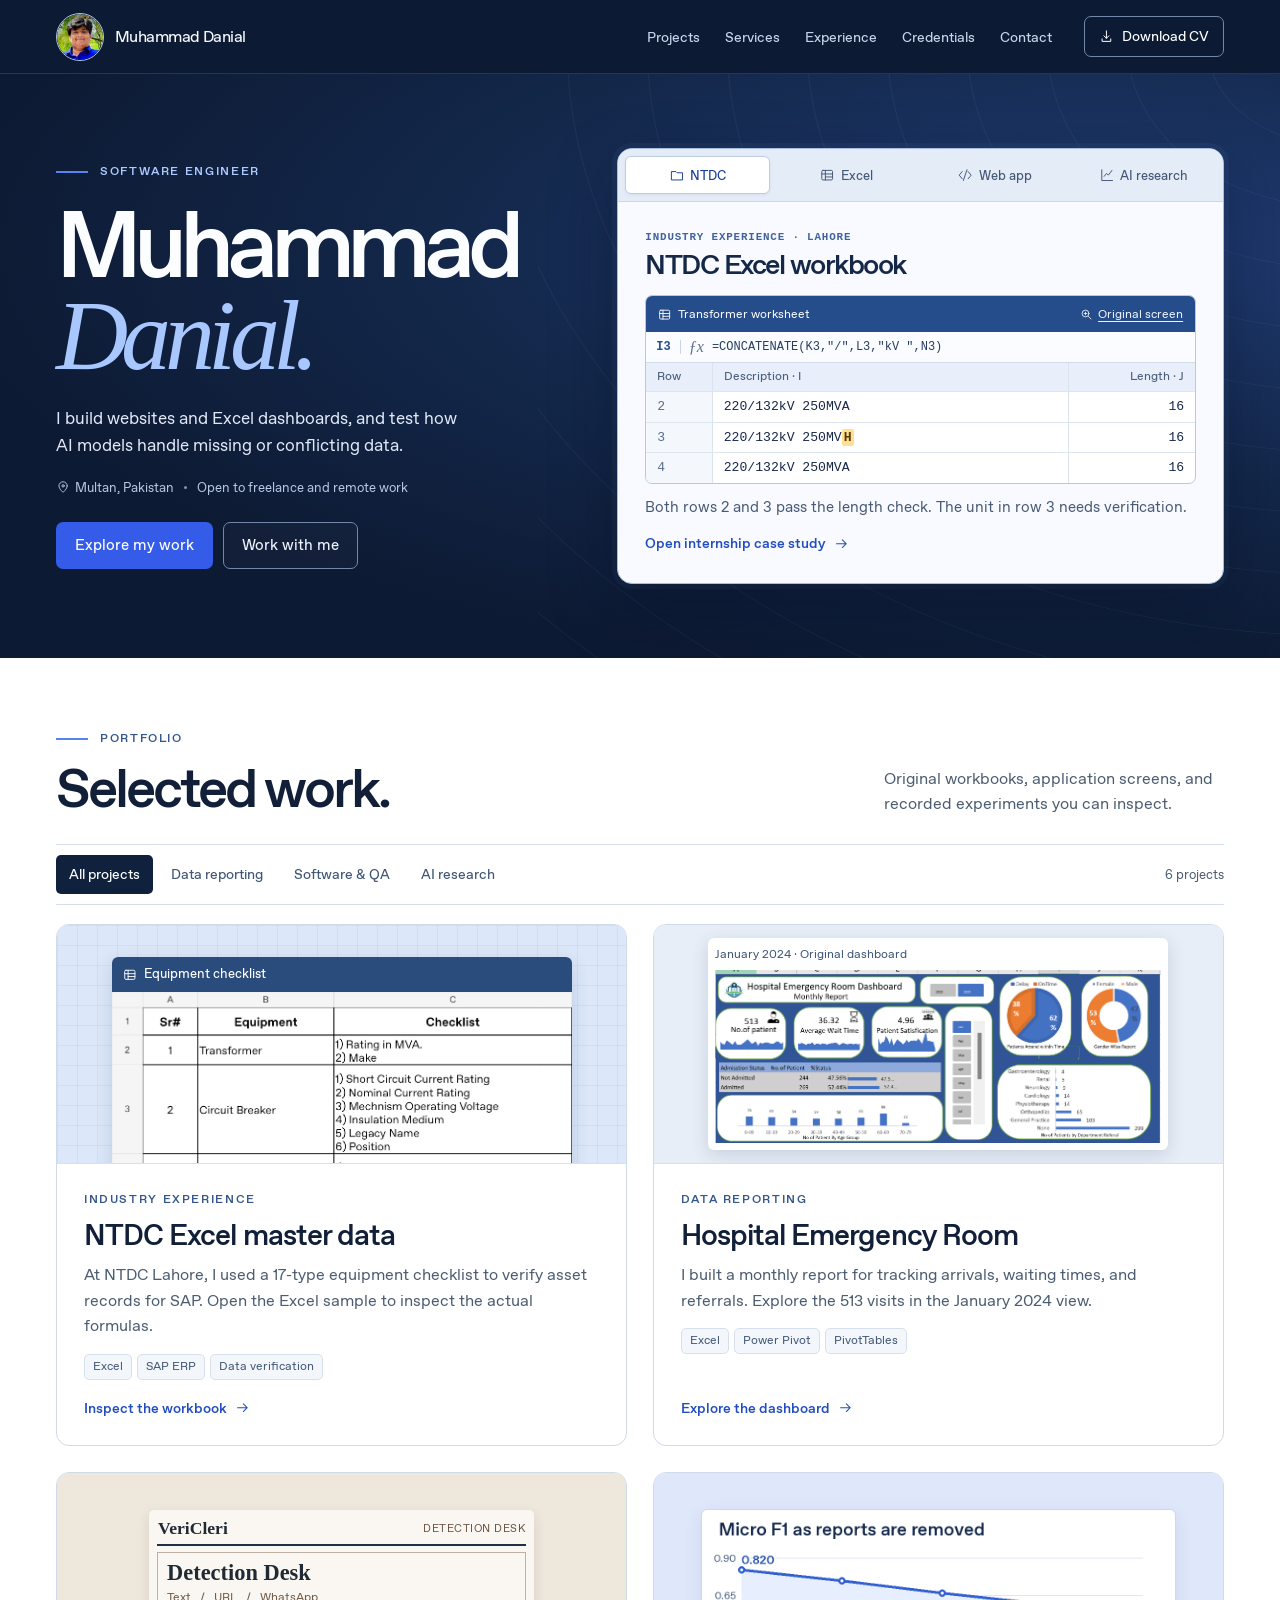
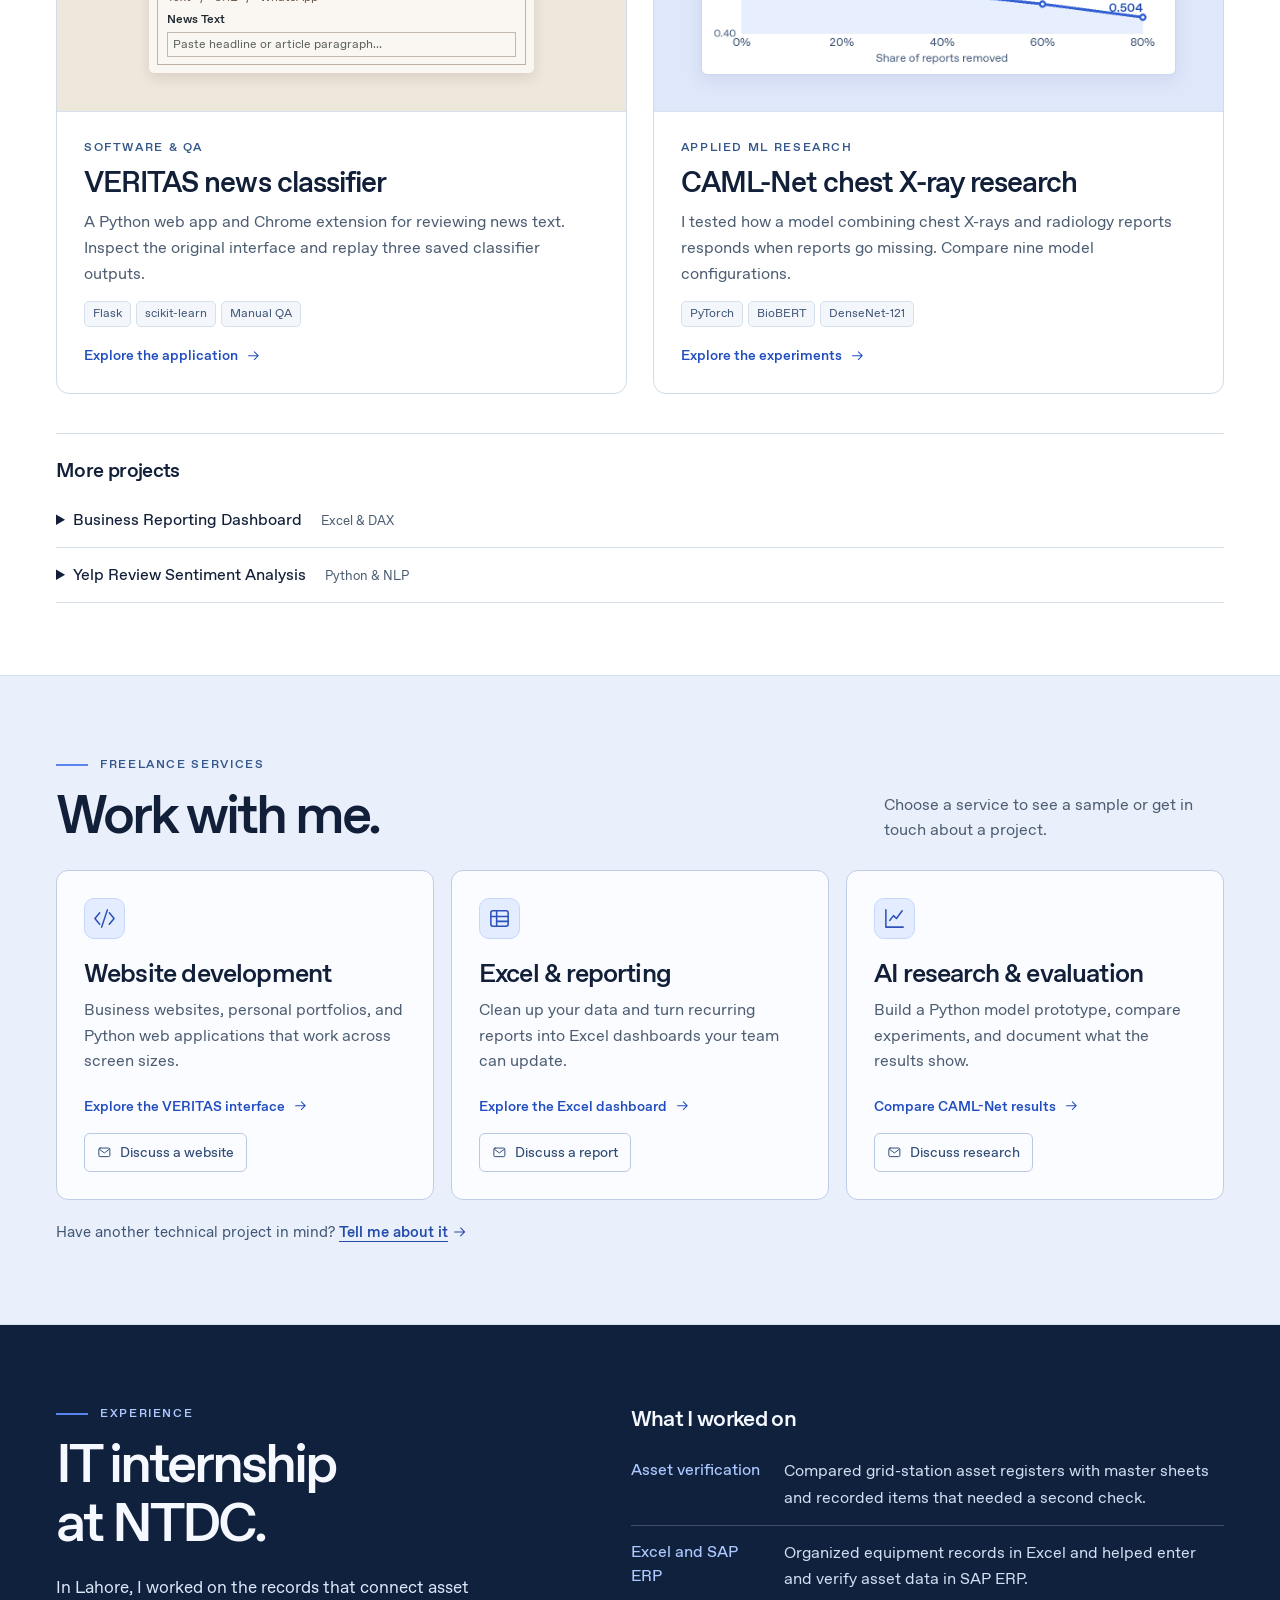
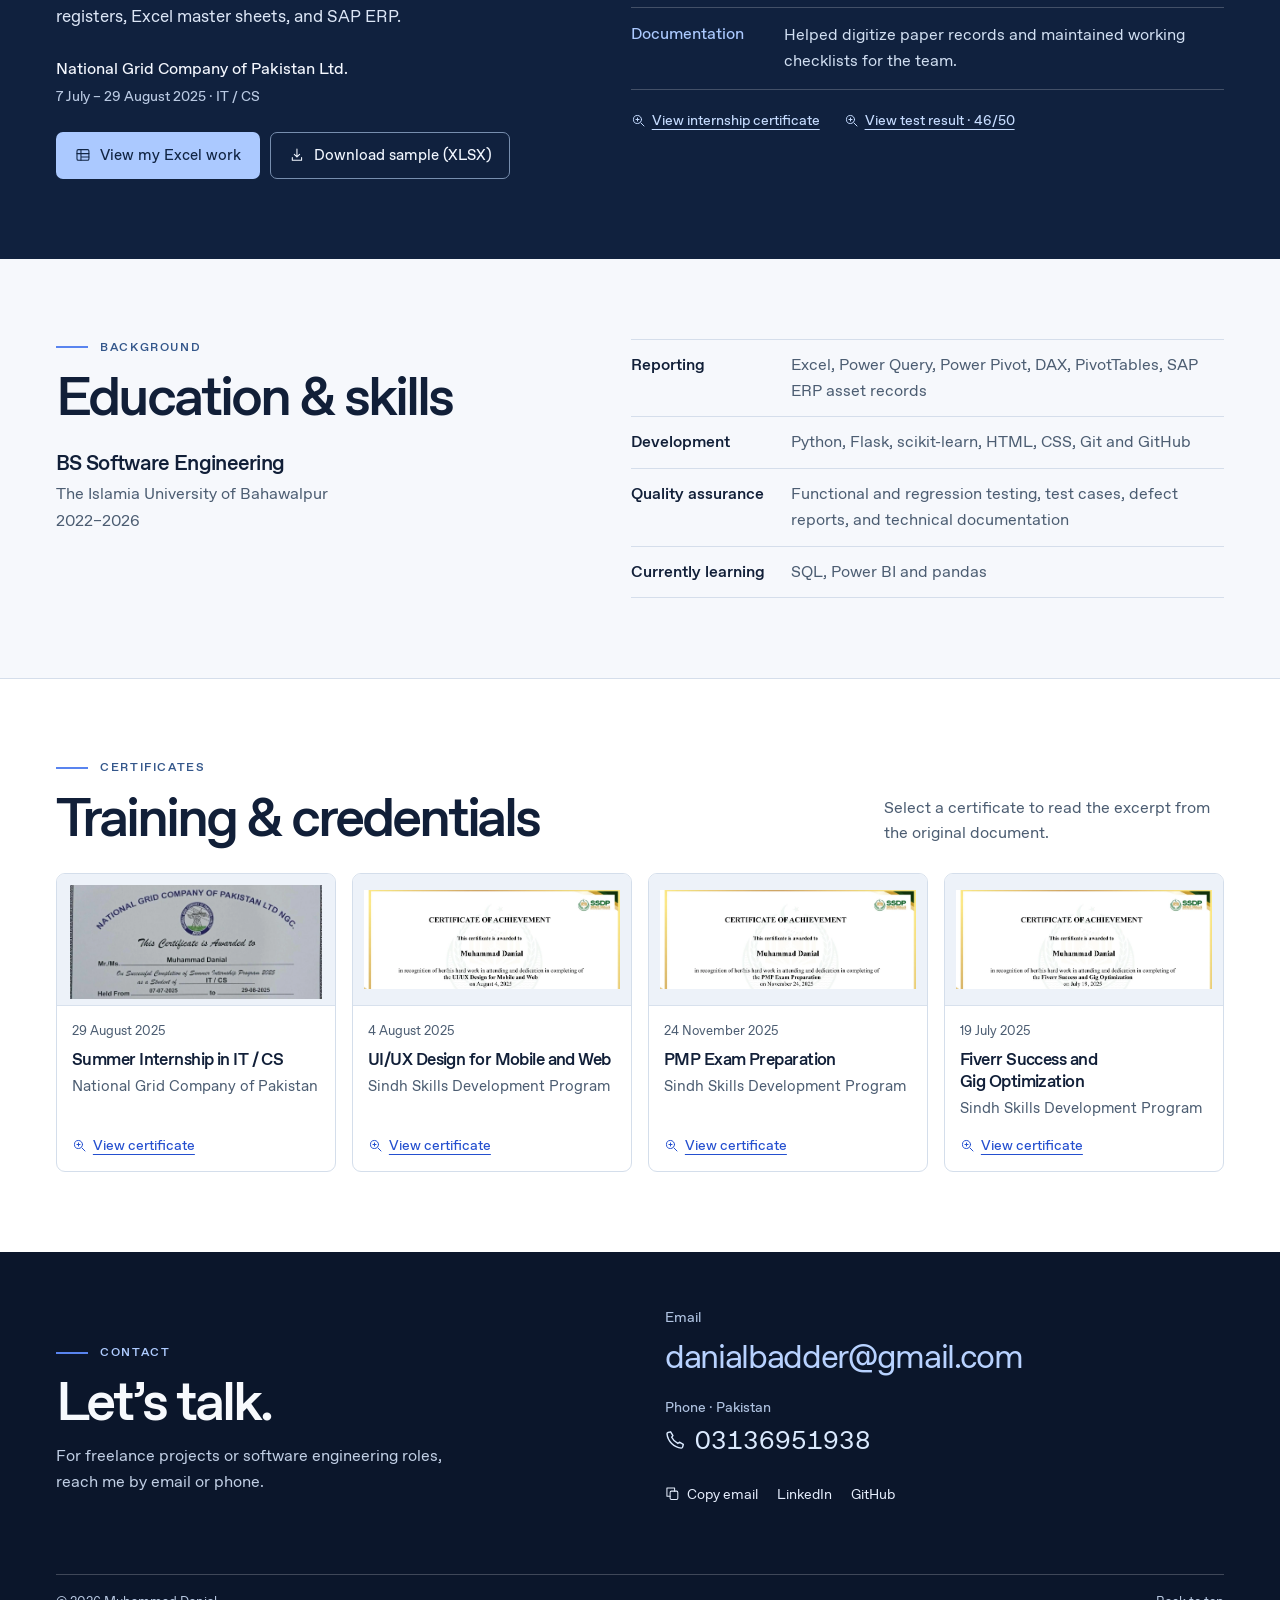
<file: index.html>
<!doctype html>
<html lang="en" id="top"><head>
<meta charset="utf-8"><meta name="viewport" content="width=device-width,initial-scale=1">
<title>Muhammad Danial | Software Engineering Portfolio</title><meta name="description" content="Explore Muhammad Danial’s NTDC Excel work, dashboards, Python applications, and AI research. Get in touch for a website, reporting workbook, or research project."><meta name="theme-color" content="#0d1a33">
<link rel="canonical" href="https://danialbadder-se.github.io/"><meta property="og:title" content="Muhammad Danial | Software Engineering Portfolio"><meta property="og:description" content="Explore Muhammad Danial’s NTDC Excel work, dashboards, Python applications, and AI research. Get in touch for a website, reporting workbook, or research project."><meta property="og:url" content="https://danialbadder-se.github.io/"><meta property="og:type" content="website">
<meta property="og:image" content="https://danialbadder-se.github.io/assets/portfolio-preview.jpg"><meta property="og:image:width" content="1200"><meta property="og:image:height" content="630"><meta property="og:image:alt" content="Muhammad Danial’s software engineering portfolio with an excerpt from his original NTDC workbook."><meta name="twitter:card" content="summary_large_image">
<link rel="icon" href="/assets/danial-avatar.png" type="image/png" sizes="144x144"><link rel="preload" href="/assets/sans-regular.woff2" as="font" type="font/woff2" crossorigin><link rel="preload" href="/assets/sans-semibold.woff2" as="font" type="font/woff2" crossorigin>
<link rel="stylesheet" href="/styles.css"><script defer src="/script.js"></script></head>
<body><a class="skip" href="#main">Skip to content</a>
<header class="global-header"><div class="shell header-row">
  <a href="/" class="wordmark" aria-label="Muhammad Danial, home"><img class="profile-photo" src="/assets/danial-avatar.png" width="48" height="48" alt=""><span class="wordmark-name">Muhammad Danial</span></a>
  <nav class="desktop-nav" aria-label="Main"><a href="/#work">Projects</a><a href="/#services">Services</a><a href="/#experience">Experience</a><a href="/#credentials">Credentials</a><a href="/#contact">Contact</a></nav>
  <a class="header-cv" href="/documents/Muhammad_Danial_International_Resume.pdf" download><svg class="icon" aria-hidden="true" width="20" height="20" viewBox="0 0 24 24" fill="none" stroke="currentColor" stroke-width="1.6" stroke-linecap="round" stroke-linejoin="round"><path d="M12 3v12m-4-4 4 4 4-4M5 16v4h14v-4"/></svg> Download CV</a>
  <button class="nav-toggle" type="button" aria-expanded="false" aria-controls="mobile-nav" aria-label="Open menu"><svg class="icon" aria-hidden="true" width="20" height="20" viewBox="0 0 24 24" fill="none" stroke="currentColor" stroke-width="1.6" stroke-linecap="round" stroke-linejoin="round"><path d="M3 7h18M3 12h18M3 17h18"/></svg></button>
</div><nav id="mobile-nav" class="mobile-nav shell" aria-label="Mobile" hidden><a href="/#work">Projects</a><a href="/#services">Services</a><a href="/#experience">Experience</a><a href="/#credentials">Credentials</a><a href="/#contact">Contact</a></nav></header><main id="main"><section class="masthead" id="home"><div class="shell hero">
  <div class="hero-copy"><span class="kicker rule">Software engineer</span><h1>Muhammad<br><em>Danial.</em></h1>
  <p class="hero-lead">I build websites and Excel dashboards, and test how AI models handle missing or conflicting data.</p>
  <p class="where"><span><svg class="icon" aria-hidden="true" width="20" height="20" viewBox="0 0 24 24" fill="none" stroke="currentColor" stroke-width="1.6" stroke-linecap="round" stroke-linejoin="round"><path d="M19 10c0 5-7 11-7 11S5 15 5 10a7 7 0 1 1 14 0Z"/><circle cx="12" cy="10" r="2"/></svg> Multan, Pakistan</span><i aria-hidden="true"></i><span>Open to freelance and remote work</span></p>
  <div class="actions"><a class="button primary" href="#work">Explore my work</a><a class="button secondary" href="#services">Work with me</a></div></div><div class="viewer" data-switch><div class="viewer-tabs" role="group" aria-label="Featured project previews"><button type="button" data-choice="ntdc" aria-controls="preview-ntdc" aria-pressed="true"><svg class="icon" aria-hidden="true" width="20" height="20" viewBox="0 0 24 24" fill="none" stroke="currentColor" stroke-width="1.6" stroke-linecap="round" stroke-linejoin="round"><path d="M3 6h7l2 2h9v12H3z"/></svg>NTDC</button><button type="button" data-choice="hospital" aria-controls="preview-hospital" aria-pressed="false"><svg class="icon" aria-hidden="true" width="20" height="20" viewBox="0 0 24 24" fill="none" stroke="currentColor" stroke-width="1.6" stroke-linecap="round" stroke-linejoin="round"><rect x="3" y="4" width="18" height="16" rx="2"/><path d="M3 10h18M9 4v16m0-5h12"/></svg>Excel</button><button type="button" data-choice="news" aria-controls="preview-news" aria-pressed="false"><svg class="icon" aria-hidden="true" width="20" height="20" viewBox="0 0 24 24" fill="none" stroke="currentColor" stroke-width="1.6" stroke-linecap="round" stroke-linejoin="round"><path d="m7 6-5 6 5 6m10-12 5 6-5 6M15 3 9 21"/></svg>Web app</button><button type="button" data-choice="caml" aria-controls="preview-caml" aria-pressed="false"><svg class="icon" aria-hidden="true" width="20" height="20" viewBox="0 0 24 24" fill="none" stroke="currentColor" stroke-width="1.6" stroke-linecap="round" stroke-linejoin="round"><path d="M3 3v18h18M7 14l4-5 3 3 6-8"/></svg>AI research</button></div><div data-panel="ntdc" id="preview-ntdc" class="viewer-panel">
          <div class="viewer-heading"><span>Industry experience · Lahore</span><h2>NTDC Excel workbook</h2></div>
          <div class="viewer-stage"><div class="workbook-window">
      <div class="workbook-bar"><span><svg class="icon" aria-hidden="true" width="20" height="20" viewBox="0 0 24 24" fill="none" stroke="currentColor" stroke-width="1.6" stroke-linecap="round" stroke-linejoin="round"><rect x="3" y="4" width="18" height="16" rx="2"/><path d="M3 10h18M9 4v16m0-5h12"/></svg> Transformer worksheet</span><a href="/assets/ntdc-excel-screen.webp" data-lightbox="Original NTDC Excel worksheet and formula bar" target="_blank" rel="noopener"><svg class="icon" aria-hidden="true" width="20" height="20" viewBox="0 0 24 24" fill="none" stroke="currentColor" stroke-width="1.6" stroke-linecap="round" stroke-linejoin="round"><circle cx="10.5" cy="10.5" r="6.5"/><path d="M16 16l5 5M8 10.5h5m-2.5-2.5v5"/></svg> Original screen</a></div>
      <div class="cell-bar"><b>I3</b><span aria-hidden="true">ƒx</span><code>=CONCATENATE(K3,&quot;/&quot;,L3,&quot;kV &quot;,N3)</code></div>
      <table class="sample-grid" aria-label="Three original transformer rows"><thead><tr><th scope="col">Row</th><th scope="col">Description · I</th><th scope="col">Length · J</th></tr></thead><tbody><tr><th scope="row">2</th><td>220/132kV 250MVA</td><td>16</td></tr><tr><th scope="row">3</th><td>220/132kV 250MV<mark>H</mark></td><td>16</td></tr><tr><th scope="row">4</th><td>220/132kV 250MVA</td><td>16</td></tr></tbody></table>
      </div></div><p class="viewer-finding">Both rows 2 and 3 pass the length check. The unit in row 3 needs verification.</p>
          <a class="viewer-link" href="/work/ntdc-excel.html">Open internship case study <svg class="icon" aria-hidden="true" width="20" height="20" viewBox="0 0 24 24" fill="none" stroke="currentColor" stroke-width="1.6" stroke-linecap="round" stroke-linejoin="round"><path d="M4 12h15m-6-6 6 6-6 6"/></svg></a></div><div data-panel="hospital" id="preview-hospital" class="viewer-panel" hidden>
          <div class="viewer-heading"><span>Excel reporting · January 2024</span><h2>Hospital Emergency Room</h2></div>
          <div class="viewer-stage"><div class="screen er-screen"><img src="/assets/emergency-room-dashboard.png" width="1801" height="702" loading="lazy" alt="Original January 2024 emergency room dashboard."></div></div><p class="viewer-finding">The monthly dashboard brings 513 visits and an average wait of 36.32 minutes into one view.</p>
          <a class="viewer-link" href="/work/emergency-room.html">Explore the dashboard <svg class="icon" aria-hidden="true" width="20" height="20" viewBox="0 0 24 24" fill="none" stroke="currentColor" stroke-width="1.6" stroke-linecap="round" stroke-linejoin="round"><path d="M4 12h15m-6-6 6 6-6 6"/></svg></a></div><div data-panel="news" id="preview-news" class="viewer-panel" hidden>
          <div class="viewer-heading"><span>Software engineering · Final-year project</span><h2>VERITAS news classifier</h2></div>
          <div class="viewer-stage"><div class="desk-art" aria-hidden="true"><div class="paper-masthead"><strong>VeriCleri</strong><span>DETECTION DESK</span></div><div class="paper-screen"><b>Detection Desk</b><small>Text &nbsp; / &nbsp; URL &nbsp; / &nbsp; WhatsApp</small><span>News Text</span><i>Paste headline or article paragraph…</i></div></div></div><p class="viewer-finding">The Flask app and Chrome extension use a saved classifier to score submitted text.</p>
          <a class="viewer-link" href="/work/veritas.html">Open software case study <svg class="icon" aria-hidden="true" width="20" height="20" viewBox="0 0 24 24" fill="none" stroke="currentColor" stroke-width="1.6" stroke-linecap="round" stroke-linejoin="round"><path d="M4 12h15m-6-6 6 6-6 6"/></svg></a></div><div data-panel="caml" id="preview-caml" class="viewer-panel" hidden>
          <div class="viewer-heading"><span>Applied machine learning · Open-I</span><h2>CAML-Net chest X-ray research</h2></div>
          <div class="viewer-stage"><img class="research-chart" src="/assets/caml-report-removal.webp" width="1080" height="374" loading="lazy" alt="Micro F1 falls from 0.820 to 0.504 as the share of reports removed increases from 0 to 80 percent."></div><p class="viewer-finding">Across five experiments, the model’s micro F1 fell as more radiology reports were removed.</p>
          <a class="viewer-link" href="/work/caml-net.html">Explore the research <svg class="icon" aria-hidden="true" width="20" height="20" viewBox="0 0 24 24" fill="none" stroke="currentColor" stroke-width="1.6" stroke-linecap="round" stroke-linejoin="round"><path d="M4 12h15m-6-6 6 6-6 6"/></svg></a></div></div></div></section><section class="work-section" id="work"><div class="shell"><div class="section-header"><div><span class="kicker rule">Portfolio</span><h2>Selected work.</h2></div><p>Original workbooks, application screens, and recorded experiments you can inspect.</p></div><div class="filters" role="group" aria-label="Filter projects"><button data-filter="all" aria-pressed="true">All projects</button><button data-filter="data" aria-pressed="false">Data reporting</button><button data-filter="software" aria-pressed="false">Software & QA</button><button data-filter="research" aria-pressed="false">AI research</button><span id="filter-count" role="status">6 projects</span></div><div class="work-grid"><article class="work-card" data-project-category="data">
      <a class="work-art ntdc" href="/work/ntdc-excel.html" aria-label="Inspect the workbook"><div class="feature-sheet"><div class="feature-sheet-title"><svg class="icon" aria-hidden="true" width="20" height="20" viewBox="0 0 24 24" fill="none" stroke="currentColor" stroke-width="1.6" stroke-linecap="round" stroke-linejoin="round"><rect x="3" y="4" width="18" height="16" rx="2"/><path d="M3 10h18M9 4v16m0-5h12"/></svg> Equipment checklist</div><img src="/assets/ntdc-equipment-checklist.webp" loading="lazy" width="959" height="523" alt="Original NTDC worksheet listing the source fields to check for each equipment type."></div></a>
      <div class="card-body"><p class="kicker">Industry experience</p><h3><a href="/work/ntdc-excel.html">NTDC Excel master data</a></h3><p>At NTDC Lahore, I used a 17-type equipment checklist to verify asset records for SAP. Open the Excel sample to inspect the actual formulas.</p><ul class="tags" aria-label="Tools"><li>Excel</li><li>SAP ERP</li><li>Data verification</li></ul>
      <a class="case-link" href="/work/ntdc-excel.html">Inspect the workbook <svg class="icon" aria-hidden="true" width="20" height="20" viewBox="0 0 24 24" fill="none" stroke="currentColor" stroke-width="1.6" stroke-linecap="round" stroke-linejoin="round"><path d="M4 12h15m-6-6 6 6-6 6"/></svg></a></div></article><article class="work-card" data-project-category="data">
      <a class="work-art hospital" href="/work/emergency-room.html" aria-label="Explore the dashboard"><div class="card-sheet"><span class="sheet-tab">January 2024 · Original dashboard</span><img loading="lazy" src="/assets/emergency-room-dashboard.png" width="1801" height="702" alt="Original Excel dashboard showing patient flow, admissions and department referrals."></div></a>
      <div class="card-body"><p class="kicker">Data reporting</p><h3><a href="/work/emergency-room.html">Hospital Emergency Room</a></h3><p>I built a monthly report for tracking arrivals, waiting times, and referrals. Explore the 513 visits in the January 2024 view.</p><ul class="tags" aria-label="Tools"><li>Excel</li><li>Power Pivot</li><li>PivotTables</li></ul>
      <a class="case-link" href="/work/emergency-room.html">Explore the dashboard <svg class="icon" aria-hidden="true" width="20" height="20" viewBox="0 0 24 24" fill="none" stroke="currentColor" stroke-width="1.6" stroke-linecap="round" stroke-linejoin="round"><path d="M4 12h15m-6-6 6 6-6 6"/></svg></a></div></article><article class="work-card" data-project-category="software">
      <a class="work-art news" href="/work/veritas.html" aria-label="Explore the application"><div class="desk-art" aria-hidden="true"><div class="paper-masthead"><strong>VeriCleri</strong><span>DETECTION DESK</span></div><div class="paper-screen"><b>Detection Desk</b><small>Text &nbsp; / &nbsp; URL &nbsp; / &nbsp; WhatsApp</small><span>News Text</span><i>Paste headline or article paragraph…</i></div></div></a>
      <div class="card-body"><p class="kicker">Software & QA</p><h3><a href="/work/veritas.html">VERITAS news classifier</a></h3><p>A Python web app and Chrome extension for reviewing news text. Inspect the original interface and replay three saved classifier outputs.</p><ul class="tags" aria-label="Tools"><li>Flask</li><li>scikit-learn</li><li>Manual QA</li></ul>
      <a class="case-link" href="/work/veritas.html">Explore the application <svg class="icon" aria-hidden="true" width="20" height="20" viewBox="0 0 24 24" fill="none" stroke="currentColor" stroke-width="1.6" stroke-linecap="round" stroke-linejoin="round"><path d="M4 12h15m-6-6 6 6-6 6"/></svg></a></div></article><article class="work-card" data-project-category="research">
      <a class="work-art caml" href="/work/caml-net.html" aria-label="Explore the experiments"><img class="research-chart" src="/assets/caml-report-removal.webp" width="1080" height="374" loading="lazy" alt="Micro F1 falls from 0.820 to 0.504 as the share of reports removed increases from 0 to 80 percent."></a>
      <div class="card-body"><p class="kicker">Applied ML research</p><h3><a href="/work/caml-net.html">CAML-Net chest X-ray research</a></h3><p>I tested how a model combining chest X-rays and radiology reports responds when reports go missing. Compare nine model configurations.</p><ul class="tags" aria-label="Tools"><li>PyTorch</li><li>BioBERT</li><li>DenseNet-121</li></ul>
      <a class="case-link" href="/work/caml-net.html">Explore the experiments <svg class="icon" aria-hidden="true" width="20" height="20" viewBox="0 0 24 24" fill="none" stroke="currentColor" stroke-width="1.6" stroke-linecap="round" stroke-linejoin="round"><path d="M4 12h15m-6-6 6 6-6 6"/></svg></a></div></article></div>
<div class="more-projects"><h3>More projects</h3><details data-project-category="data"><summary>Business Reporting Dashboard <span>Excel & DAX</span></summary><div><p>Prepared business records in Power Query, built a calendar table and Power Pivot model, then used DAX, PivotTables, and charts to answer reporting questions.</p><a class="button resource" href="/documents/Excel_Business_Dashboard_Portfolio.pdf" download><svg class="icon" aria-hidden="true" width="20" height="20" viewBox="0 0 24 24" fill="none" stroke="currentColor" stroke-width="1.6" stroke-linecap="round" stroke-linejoin="round"><path d="M5 2h10l4 4v16H5zM14 2v6h5M8 12h8m-8 4h6"/></svg>Project overview (PDF)</a></div></details><details data-project-category="research"><summary>Yelp Review Sentiment Analysis <span>Python & NLP</span></summary><div><p>A university project that converted Yelp reviews into TF-IDF features and trained a Logistic Regression model to classify sentiment. The course project recorded 86% accuracy on its evaluation.</p></div></details></div></div></section><section class="services section-pad" id="services"><div class="shell">
      <div class="section-header"><div><span class="kicker rule">Freelance services</span><h2>Work with me.</h2></div><p>Choose a service to see a sample or get in touch about a project.</p></div>
      <div class="service-grid"><article class="service-card"><span class="service-symbol"><svg class="icon" aria-hidden="true" width="20" height="20" viewBox="0 0 24 24" fill="none" stroke="currentColor" stroke-width="1.6" stroke-linecap="round" stroke-linejoin="round"><path d="m7 6-5 6 5 6m10-12 5 6-5 6M15 3 9 21"/></svg></span>
          <h3>Website development</h3><p>Business websites, personal portfolios, and Python web applications that work across screen sizes.</p>
          <a class="service-proof" href="/work/veritas.html#interface">Explore the VERITAS interface <svg class="icon" aria-hidden="true" width="20" height="20" viewBox="0 0 24 24" fill="none" stroke="currentColor" stroke-width="1.6" stroke-linecap="round" stroke-linejoin="round"><path d="M4 12h15m-6-6 6 6-6 6"/></svg></a>
          <a class="service-enquiry" href="mailto:danialbadder@gmail.com?subject=Website%20project%20enquiry"><svg class="icon" aria-hidden="true" width="20" height="20" viewBox="0 0 24 24" fill="none" stroke="currentColor" stroke-width="1.6" stroke-linecap="round" stroke-linejoin="round"><rect x="3" y="5" width="18" height="14" rx="2"/><path d="m4 7 8 6 8-6"/></svg> Discuss a website</a></article><article class="service-card"><span class="service-symbol"><svg class="icon" aria-hidden="true" width="20" height="20" viewBox="0 0 24 24" fill="none" stroke="currentColor" stroke-width="1.6" stroke-linecap="round" stroke-linejoin="round"><rect x="3" y="4" width="18" height="16" rx="2"/><path d="M3 10h18M9 4v16m0-5h12"/></svg></span>
          <h3>Excel &amp; reporting</h3><p>Clean up your data and turn recurring reports into Excel dashboards your team can update.</p>
          <a class="service-proof" href="/work/emergency-room.html#report">Explore the Excel dashboard <svg class="icon" aria-hidden="true" width="20" height="20" viewBox="0 0 24 24" fill="none" stroke="currentColor" stroke-width="1.6" stroke-linecap="round" stroke-linejoin="round"><path d="M4 12h15m-6-6 6 6-6 6"/></svg></a>
          <a class="service-enquiry" href="mailto:danialbadder@gmail.com?subject=Excel%20and%20reporting%20enquiry"><svg class="icon" aria-hidden="true" width="20" height="20" viewBox="0 0 24 24" fill="none" stroke="currentColor" stroke-width="1.6" stroke-linecap="round" stroke-linejoin="round"><rect x="3" y="5" width="18" height="14" rx="2"/><path d="m4 7 8 6 8-6"/></svg> Discuss a report</a></article><article class="service-card"><span class="service-symbol"><svg class="icon" aria-hidden="true" width="20" height="20" viewBox="0 0 24 24" fill="none" stroke="currentColor" stroke-width="1.6" stroke-linecap="round" stroke-linejoin="round"><path d="M3 3v18h18M7 14l4-5 3 3 6-8"/></svg></span>
          <h3>AI research &amp; evaluation</h3><p>Build a Python model prototype, compare experiments, and document what the results show.</p>
          <a class="service-proof" href="/work/caml-net.html#comparison">Compare CAML-Net results <svg class="icon" aria-hidden="true" width="20" height="20" viewBox="0 0 24 24" fill="none" stroke="currentColor" stroke-width="1.6" stroke-linecap="round" stroke-linejoin="round"><path d="M4 12h15m-6-6 6 6-6 6"/></svg></a>
          <a class="service-enquiry" href="mailto:danialbadder@gmail.com?subject=AI%20research%20enquiry"><svg class="icon" aria-hidden="true" width="20" height="20" viewBox="0 0 24 24" fill="none" stroke="currentColor" stroke-width="1.6" stroke-linecap="round" stroke-linejoin="round"><rect x="3" y="5" width="18" height="14" rx="2"/><path d="m4 7 8 6 8-6"/></svg> Discuss research</a></article></div><p class="other-projects">Have another technical project in mind? <a href="#contact">Tell me about it <svg class="icon" aria-hidden="true" width="20" height="20" viewBox="0 0 24 24" fill="none" stroke="currentColor" stroke-width="1.6" stroke-linecap="round" stroke-linejoin="round"><path d="M4 12h15m-6-6 6 6-6 6"/></svg></a></p></div></section><section id="experience" class="experience section-pad"><div class="shell two-col"><div><span class="kicker rule light">Experience</span><h2>IT internship<br>at NTDC.</h2><p class="experience-intro">In Lahore, I worked on the records that connect asset registers, Excel master sheets, and SAP ERP.</p><div class="institution">National Grid Company of Pakistan Ltd.<span>7 July – 29 August 2025 · IT / CS</span></div><div class="actions evidence-actions"><a class="button on-dark" href="/work/ntdc-excel.html"><svg class="icon" aria-hidden="true" width="20" height="20" viewBox="0 0 24 24" fill="none" stroke="currentColor" stroke-width="1.6" stroke-linecap="round" stroke-linejoin="round"><rect x="3" y="4" width="18" height="16" rx="2"/><path d="M3 10h18M9 4v16m0-5h12"/></svg>View my Excel work</a><a class="button outline-dark" href="/documents/NTDC-Internship-Excel-Samples.xlsx" download><svg class="icon" aria-hidden="true" width="20" height="20" viewBox="0 0 24 24" fill="none" stroke="currentColor" stroke-width="1.6" stroke-linecap="round" stroke-linejoin="round"><path d="M12 3v12m-4-4 4 4 4-4M5 16v4h14v-4"/></svg>Download sample (XLSX)</a></div></div>
<div class="experience-evidence"><h3>What I worked on</h3><ul class="work-list"><li><strong>Asset verification</strong><span>Compared grid-station asset registers with master sheets and recorded items that needed a second check.</span></li><li><strong>Excel and SAP ERP</strong><span>Organized equipment records in Excel and helped enter and verify asset data in SAP ERP.</span></li><li><strong>Documentation</strong><span>Helped digitize paper records and maintained working checklists for the team.</span></li></ul><div class="experience-links"><a class="image-link" href="/assets/credential-ngc.webp" target="_blank" rel="noopener" data-lightbox="NGC internship certificate excerpt"><svg class="icon" aria-hidden="true" width="20" height="20" viewBox="0 0 24 24" fill="none" stroke="currentColor" stroke-width="1.6" stroke-linecap="round" stroke-linejoin="round"><circle cx="10.5" cy="10.5" r="6.5"/><path d="M16 16l5 5M8 10.5h5m-2.5-2.5v5"/></svg> View internship certificate</a><a class="image-link" href="/assets/ngc-result.webp" target="_blank" rel="noopener" data-lightbox="NTDC internship test result, 46 of 50"><svg class="icon" aria-hidden="true" width="20" height="20" viewBox="0 0 24 24" fill="none" stroke="currentColor" stroke-width="1.6" stroke-linecap="round" stroke-linejoin="round"><circle cx="10.5" cy="10.5" r="6.5"/><path d="M16 16l5 5M8 10.5h5m-2.5-2.5v5"/></svg> View test result · 46/50</a></div></div></div></section><section class="profile section-pad" id="about"><div class="shell two-col"><div><span class="kicker rule">Background</span><h2>Education & skills</h2><h3>BS Software Engineering</h3><p>The Islamia University of Bahawalpur<br>2022–2026</p></div><div class="skill-rows"><div><strong>Reporting</strong><span>Excel, Power Query, Power Pivot, DAX, PivotTables, SAP ERP asset records</span></div><div><strong>Development</strong><span>Python, Flask, scikit-learn, HTML, CSS, Git and GitHub</span></div><div><strong>Quality assurance</strong><span>Functional and regression testing, test cases, defect reports, and technical documentation</span></div><div><strong>Currently learning</strong><span>SQL, Power BI and pandas</span></div></div></div></section>
<section class="credentials section-pad" id="credentials"><div class="shell"><div class="section-header"><div><span class="kicker rule">Certificates</span><h2>Training & credentials</h2></div><p>Select a certificate to read the excerpt from the original document.</p></div><div class="credential-grid"><article class="credential"><a href="/assets/credential-ngc.webp" class="image-target " target="_blank" rel="noopener" data-lightbox="Summer Internship in IT / CS certificate excerpt" aria-label="Enlarge Summer Internship in IT / CS certificate excerpt"><img src="/assets/credential-ngc.webp" alt="Original certificate excerpt for Summer Internship in IT / CS, awarded to Muhammad Danial." loading="lazy"></a><div><span class="credential-date">29 August 2025</span><h3>Summer Internship in IT / CS</h3><p>National Grid Company of Pakistan</p><a class="image-link" href="/assets/credential-ngc.webp" target="_blank" rel="noopener" data-lightbox="Summer Internship in IT / CS certificate excerpt"><svg class="icon" aria-hidden="true" width="20" height="20" viewBox="0 0 24 24" fill="none" stroke="currentColor" stroke-width="1.6" stroke-linecap="round" stroke-linejoin="round"><circle cx="10.5" cy="10.5" r="6.5"/><path d="M16 16l5 5M8 10.5h5m-2.5-2.5v5"/></svg> View certificate</a></div></article><article class="credential"><a href="/assets/credential-ux.webp" class="image-target " target="_blank" rel="noopener" data-lightbox="UI/UX Design for Mobile and Web certificate excerpt" aria-label="Enlarge UI/UX Design for Mobile and Web certificate excerpt"><img src="/assets/credential-ux.webp" alt="Original certificate excerpt for UI/UX Design for Mobile and Web, awarded to Muhammad Danial." loading="lazy"></a><div><span class="credential-date">4 August 2025</span><h3>UI/UX Design for Mobile and Web</h3><p>Sindh Skills Development Program</p><a class="image-link" href="/assets/credential-ux.webp" target="_blank" rel="noopener" data-lightbox="UI/UX Design for Mobile and Web certificate excerpt"><svg class="icon" aria-hidden="true" width="20" height="20" viewBox="0 0 24 24" fill="none" stroke="currentColor" stroke-width="1.6" stroke-linecap="round" stroke-linejoin="round"><circle cx="10.5" cy="10.5" r="6.5"/><path d="M16 16l5 5M8 10.5h5m-2.5-2.5v5"/></svg> View certificate</a></div></article><article class="credential"><a href="/assets/credential-pmp.webp" class="image-target " target="_blank" rel="noopener" data-lightbox="PMP Exam Preparation certificate excerpt" aria-label="Enlarge PMP Exam Preparation certificate excerpt"><img src="/assets/credential-pmp.webp" alt="Original certificate excerpt for PMP Exam Preparation, awarded to Muhammad Danial." loading="lazy"></a><div><span class="credential-date">24 November 2025</span><h3>PMP Exam Preparation</h3><p>Sindh Skills Development Program</p><a class="image-link" href="/assets/credential-pmp.webp" target="_blank" rel="noopener" data-lightbox="PMP Exam Preparation certificate excerpt"><svg class="icon" aria-hidden="true" width="20" height="20" viewBox="0 0 24 24" fill="none" stroke="currentColor" stroke-width="1.6" stroke-linecap="round" stroke-linejoin="round"><circle cx="10.5" cy="10.5" r="6.5"/><path d="M16 16l5 5M8 10.5h5m-2.5-2.5v5"/></svg> View certificate</a></div></article><article class="credential"><a href="/assets/credential-fiverr.webp" class="image-target " target="_blank" rel="noopener" data-lightbox="Fiverr Success and Gig Optimization certificate excerpt" aria-label="Enlarge Fiverr Success and Gig Optimization certificate excerpt"><img src="/assets/credential-fiverr.webp" alt="Original certificate excerpt for Fiverr Success and Gig Optimization, awarded to Muhammad Danial." loading="lazy"></a><div><span class="credential-date">19 July 2025</span><h3>Fiverr Success and Gig Optimization</h3><p>Sindh Skills Development Program</p><a class="image-link" href="/assets/credential-fiverr.webp" target="_blank" rel="noopener" data-lightbox="Fiverr Success and Gig Optimization certificate excerpt"><svg class="icon" aria-hidden="true" width="20" height="20" viewBox="0 0 24 24" fill="none" stroke="currentColor" stroke-width="1.6" stroke-linecap="round" stroke-linejoin="round"><circle cx="10.5" cy="10.5" r="6.5"/><path d="M16 16l5 5M8 10.5h5m-2.5-2.5v5"/></svg> View certificate</a></div></article></div></div></section></main>
<footer id="contact"><div class="shell footer-top">
  <div><span class="kicker rule light">Contact</span><h2>Let’s talk.</h2><p>For freelance projects or software engineering roles, reach me by email or phone.</p></div>
  <div class="contact-actions"><div class="contact-line"><span>Email</span><a class="contact-mail" href="mailto:danialbadder@gmail.com">danialbadder@gmail.com</a></div><div class="contact-line"><span>Phone · Pakistan</span><a class="contact-phone" href="tel:+923136951938"><svg class="icon" aria-hidden="true" width="20" height="20" viewBox="0 0 24 24" fill="none" stroke="currentColor" stroke-width="1.6" stroke-linecap="round" stroke-linejoin="round"><path d="M6.4 3.2 9 7.6 7.6 9.4c1.5 3.1 3.9 5.5 7 7l1.8-1.4 4.4 2.6-.8 3c-.2.7-.8 1.1-1.5 1.1C10.2 20.9 3.1 13.8 2.3 5.5c0-.7.4-1.3 1.1-1.5z"/></svg> 03136951938</a></div><div class="inline-links"><button type="button" data-copy><svg class="icon" aria-hidden="true" width="20" height="20" viewBox="0 0 24 24" fill="none" stroke="currentColor" stroke-width="1.6" stroke-linecap="round" stroke-linejoin="round"><rect x="8" y="8" width="12" height="13" rx="2"/><path d="M15 8V3H3v13h5"/></svg> Copy email</button><a href="https://www.linkedin.com/in/muhammad-danial-6a27342bb">LinkedIn</a><a href="https://github.com/danialbadder-se">GitHub</a></div><span class="copy-status" role="status"></span></div>
</div><div class="shell footer-bottom"><span>© 2026 Muhammad Danial</span><a href="#top">Back to top</a></div></footer>
<dialog id="image-dialog" aria-labelledby="image-title"><div class="modal-bar"><h2 id="image-title">Document preview</h2><button type="button" data-close aria-label="Close preview"><svg class="icon" aria-hidden="true" width="20" height="20" viewBox="0 0 24 24" fill="none" stroke="currentColor" stroke-width="1.6" stroke-linecap="round" stroke-linejoin="round"><path d="m5 5 14 14m-14 0L19 5"/></svg></button></div><img alt=""><a class="full-image" target="_blank" rel="noopener">Open full-size image</a></dialog></body></html>
</file>
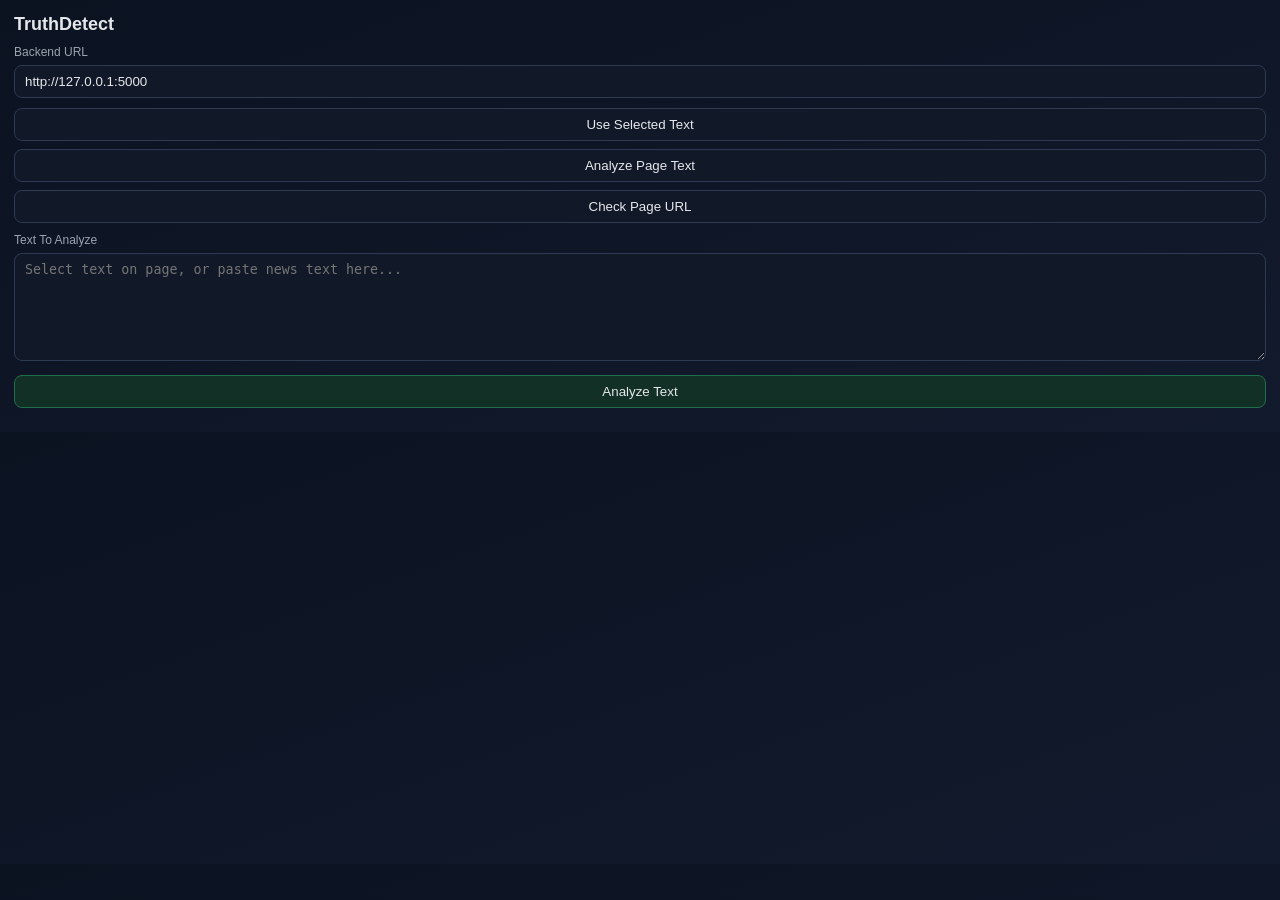
<file: exhibits/news-extension.html>
<!doctype html>
<html lang="en">
<head>
  <meta charset="utf-8" />
  <meta name="viewport" content="width=device-width, initial-scale=1" />
  <title>TruthDetect</title>
  <link rel="stylesheet" href="news-extension.css" />
</head>
<body inert>
  <main class="wrap">
    <h1>TruthDetect</h1>

    <label for="backendUrl">Backend URL</label>
    <input id="backendUrl" type="text" value="http://127.0.0.1:5000" />

    <div class="row">
      <button id="useSelectionBtn" type="button">Use Selected Text</button>
      <button id="analyzePageTextBtn" type="button">Analyze Page Text</button>
      <button id="analyzeUrlBtn" type="button">Check Page URL</button>
    </div>

    <label for="textInput">Text To Analyze</label>
    <textarea id="textInput" rows="6" placeholder="Select text on page, or paste news text here..."></textarea>

    <button id="analyzeTextBtn" class="primary" type="button">Analyze Text</button>

    <section id="result" class="result hidden">
      <p id="prediction"></p>
      <p id="confidence"></p>
      <p id="realFake"></p>
      <p id="extra"></p>
    </section>

    <p id="status" class="status"></p>
  </main>

  
</body>
</html>
</file>
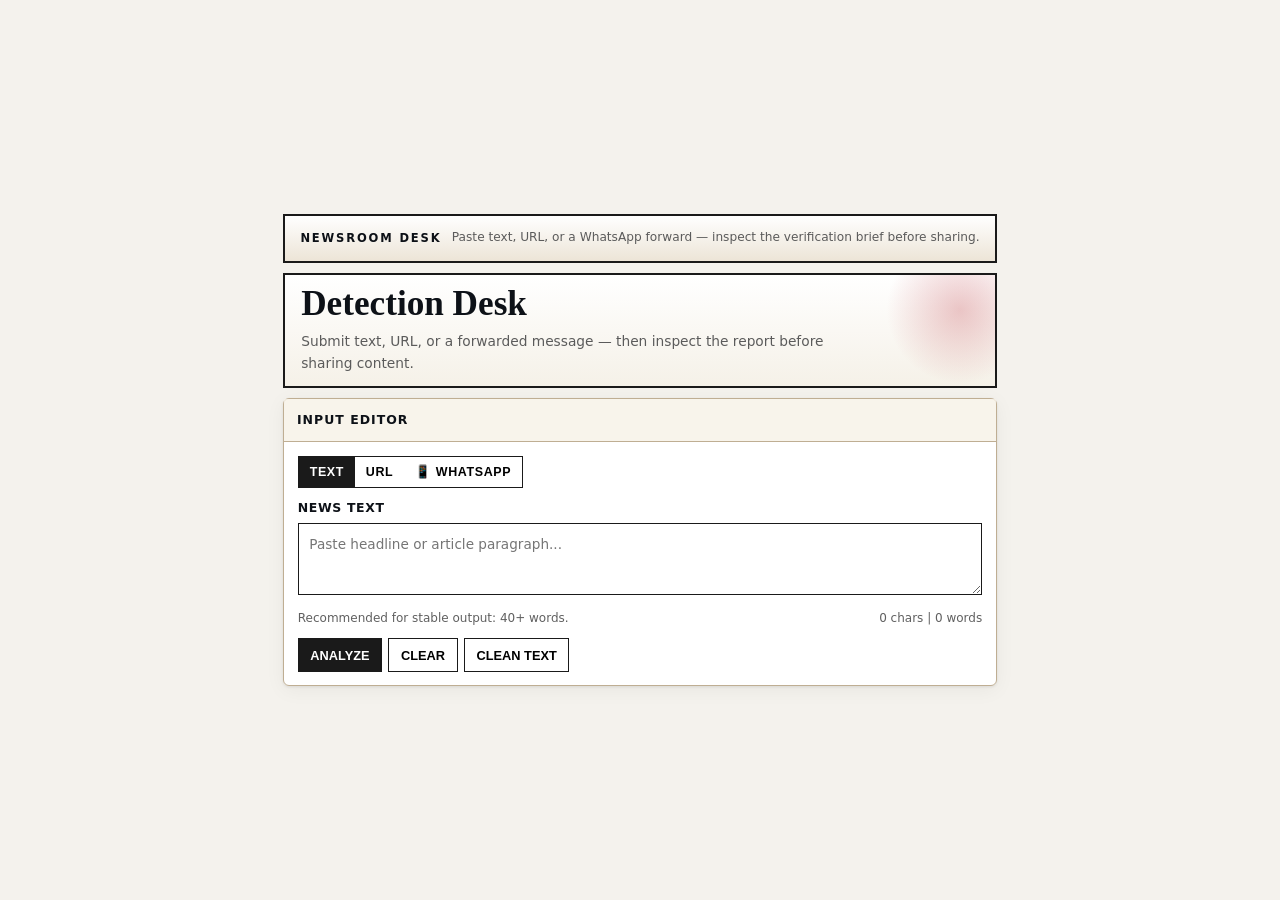
<file: exhibits/news-text.html>
<!doctype html><html lang="en"><head><meta charset="utf-8"><meta name="viewport" content="width=device-width, initial-scale=1"><meta http-equiv="Content-Security-Policy" content="default-src 'none'; style-src 'self' 'unsafe-inline'; img-src 'self' data:"><title>VeriCleri · Original detection desk</title><link rel="stylesheet" href="news-source.css"><style>
    .desk { display:grid; gap:1rem; }
    .news-banner {
        border:2px solid #1a1a1a;
        background:linear-gradient(180deg, rgba(255,255,255,.98), rgba(236,228,214,.96));
        padding:.8rem .95rem;
        display:flex;
        justify-content:space-between;
        gap:.65rem;
        align-items:flex-end;
        flex-wrap:wrap;
    }
    .news-banner strong { text-transform:uppercase; letter-spacing:.16em; font-size:.72rem; }
    .news-banner span { color:#5b5b5b; font-size:.9rem; }

    .headline { border:2px solid #1a1a1a; background:linear-gradient(180deg,#fff,#f5f1e8); padding:1rem; position:relative; overflow:hidden; }
    .headline::after { content:""; position:absolute; right:-45px; top:-45px; width:160px; height:160px; background:radial-gradient(circle, rgba(178,25,36,.24), transparent 65%); pointer-events:none; }
    .headline h1 { font-family:"Merriweather",serif; font-size:clamp(2rem,4vw,3.1rem); line-height:1.04; }
    .headline p { color:#5b5b5b; margin-top:.5rem; max-width:60ch; }

    .grid { display:grid; grid-template-columns:1.25fr .75fr; gap:.75rem; }
    .panel, .aside { border:1px solid #bfae93; background:rgba(255,255,255,.98); }
    .panel-head { padding:.7rem .8rem; border-bottom:1px solid #bfae93; font-weight:700; text-transform:uppercase; font-size:.78rem; letter-spacing:.08em; background:rgba(247,242,231,.8); }
    .panel-body, .aside { padding:.85rem; }

    .tabs { display:inline-flex; border:1px solid #1a1a1a; margin-bottom:.7rem; }
    .tab-btn { border:none; background:#fff; padding:.48rem .68rem; font-weight:700; cursor:pointer; text-transform:uppercase; letter-spacing:.05em; font-size:.78rem; }
    .tab-btn.active { background:#1a1a1a; color:#fff; }
    .tab-btn.wa { color:#25d366; }
    .tab-btn.wa.active { background:#25d366; color:#fff; }

    .tab-pane { display:none; }
    .tab-pane.active { display:block; }

    .field-label { display:block; font-weight:700; margin-bottom:.28rem; text-transform:uppercase; letter-spacing:.05em; font-size:.78rem; }
    .textarea, .input {
        width:100%;
        border:1px solid #1a1a1a;
        background:#fff;
        padding:.62rem .66rem;
        font:inherit;
        transition:border-color .2s ease, box-shadow .2s ease;
    }

    .textarea:focus, .input:focus {
        outline:none;
        border-color:#b21924;
        box-shadow:0 0 0 3px rgba(178, 25, 36, 0.15);
    }

    .textarea { min-height:240px; resize:vertical; }

    .meta { margin-top:.45rem; display:flex; justify-content:space-between; gap:.5rem; font-size:.83rem; color:#606060; }
    .meta-bad { color:#b21924; font-weight:700; }

    .url-preview { display:none; margin-top:.45rem; border:1px dashed #bfae93; padding:.48rem .55rem; background:#faf8f3; }
    .url-preview.active { display:block; }

    /* URL scraper status */
    .scrape-status { display:none; margin-top:.4rem; font-size:.83rem; padding:.38rem .5rem; border:1px solid #bfae93; }
    .scrape-status.show { display:block; }
    .scrape-ok  { background:#e8f5ec; border-color:#2f7f45; color:#1e5c30; }
    .scrape-err { background:#fbeaea; border-color:#b21924; color:#8a1010; }
    .scrape-busy { background:#f5f1e8; color:#555; }

    .actions { display:flex; flex-wrap:wrap; gap:.4rem; margin-top:.65rem; }
    .btn-run, .btn-ghost { border:1px solid #1a1a1a; padding:.52rem .72rem; font-weight:700; text-transform:uppercase; font-size:.8rem; cursor:pointer; background:#fff; }
    .btn-run { background:#1a1a1a; color:#fff; }
    .btn-run:disabled { background:#a8a8a8; border-color:#a8a8a8; cursor:not-allowed; }
    .btn-extract { border:1px solid #1c6f3a; background:#2f7f45; color:#fff; padding:.52rem .72rem; font-weight:700; text-transform:uppercase; font-size:.8rem; cursor:pointer; }
    .btn-extract:disabled { opacity:.5; cursor:not-allowed; }
    .btn-wa { border:1px solid #25d366; background:#25d366; color:#fff; padding:.52rem .72rem; font-weight:700; text-transform:uppercase; font-size:.8rem; cursor:pointer; }

    .aside h3 { font-family:"Merriweather",serif; margin-bottom:.35rem; }
    .tip, .sample-btn { border:1px solid #bfae93; padding:.5rem .55rem; margin-bottom:.42rem; background:#fcfbf8; font-size:.88rem; color:#585858; }
    .sample-btn { width:100%; text-align:left; cursor:pointer; color:#2c2c2c; transition:transform .18s ease, background-color .18s ease; }
    .sample-btn:hover { transform:translateX(2px); background:#f4efe6; }

    .mini-note {
        margin-top:.7rem;
        border-top:1px solid #1a1a1a;
        padding-top:.65rem;
        color:#5c5c5c;
        font-size:.85rem;
    }

    /* WhatsApp result panel */
    .wa-result {
        display:none; margin-top:.8rem;
        border:2px solid #25d366; background:#f0fff4;
        padding:.8rem;
    }
    .wa-result.show { display:block; }
    .wa-result h3 { font-family:"Merriweather",serif; margin-bottom:.5rem; font-size:1rem; }
    .wa-risk-bar-wrap { height:12px; background:#d4f5de; border:1px solid #25d366; overflow:hidden; margin:.35rem 0; }
    .wa-risk-bar { height:100%; transition:width .7s ease; }
    .risk-low  { background:#2f7f45; }
    .risk-med  { background:#846224; }
    .risk-high { background:#b21924; }
    .wa-flags  { margin-top:.4rem; display:grid; gap:.25rem; }
    .wa-flag   { font-size:.84rem; display:flex; align-items:center; gap:.4rem; color:#444; }

    .loading-overlay {
        position:fixed;
        inset:0;
        display:none;
        place-items:center;
        background:rgba(0,0,0,.33);
        z-index:999;
    }

    .loading-overlay.active { display:grid; }

    .loading-card {
        border:1px solid #1a1a1a;
        background:#fff;
        width:min(330px,90vw);
        padding:.85rem;
        text-align:center;
        position:relative;
        overflow:hidden;
    }

    .spinner {
        width:32px;
        height:32px;
        border:4px solid #d7d0c4;
        border-top-color:#1a1a1a;
        border-radius:50%;
        margin:0 auto .45rem;
        animation:spin .8s linear infinite;
    }

    @keyframes spin { to { transform:rotate(360deg); } }

    @media (max-width:940px) {
        .grid { grid-template-columns:1fr; }
    }

    body.dark-mode .news-banner,
    body.dark-mode .headline,
    body.dark-mode .panel,
    body.dark-mode .aside {
        background:#1e2732;
        border-color:#2f3b47;
    }

    body.dark-mode .panel-head {
        background:#161d27;
        border-color:#2f3b47;
        color:#e7e9ea;
    }

    body.dark-mode .tab-btn {
        background:#1e2732;
        color:#b0bec5;
    }

    body.dark-mode .tab-btn.active {
        background:#0f1419;
        color:#ffffff;
    }

    body.dark-mode .textarea,
    body.dark-mode .input {
        background:#0f1419;
        color:#e7e9ea;
        border-color:#2f3b47;
    }

    body.dark-mode .news-banner span,
    body.dark-mode .headline p,
    body.dark-mode .meta,
    body.dark-mode .mini-note {
        color:#b0bec5;
    }

    body.dark-mode .tip,
    body.dark-mode .sample-btn,
    body.dark-mode .url-preview,
    body.dark-mode .scrape-status,
    body.dark-mode .loading-card {
        background:#161d27;
        border-color:#2f3b47;
        color:#b0bec5;
    }

    body.dark-mode .wa-result {
        background:#102018;
        border-color:#2f7f45;
        color:#d1fae5;
    }
 body{margin:0!important;background:#f4f2ed!important}.desk{padding:14px;gap:10px;max-width:960px;margin:auto}.desk textarea{min-height:72px}.news-banner span{font-size:.76rem}.headline{padding:.7rem 1rem}.headline h1{font-size:2.2rem}.headline p{font-size:.86rem}.desk .tabs{margin-bottom:.65rem}.panel-body{font-size:.85rem}.meta{font-size:.75rem}</style></head><body><main class="desk" inert><section class="news-banner">
        <strong>Newsroom Desk</strong>
        <span>Paste text, URL, or a WhatsApp forward — inspect the verification brief before sharing.</span>
    </section>

    <section class="headline">
        <h1>Detection Desk</h1>
        <p>Submit text, URL, or a forwarded message — then inspect the report before sharing content.</p>
    </section>

    <article class="panel">
            <div class="panel-head">Input Editor</div>
            <div class="panel-body">
                <div class="tabs">
                    <button class="tab-btn active" data-target="pane-text">Text</button>
                    <button class="tab-btn" data-target="pane-url">URL</button>
                    <button class="tab-btn" data-target="pane-wa">📱 WhatsApp</button>
                </div>

                <!-- TEXT TAB -->
                <div id="pane-text" class="tab-pane active">
                    <label class="field-label" for="newsText">News Text</label>
                    <textarea id="newsText" class="textarea" placeholder="Paste headline or article paragraph..."></textarea>
                    <div class="meta">
                        <span id="qualityHint">Recommended for stable output: 40+ words.</span>
                        <span id="charMeta">0 chars | 0 words</span>
                    </div>
                </div>

                <!-- URL TAB -->
                <!-- WHATSAPP TAB -->
                <!-- Common actions for text/url tabs -->
                <div id="mainActions" class="actions">
                    <button id="analyzeBtn" class="btn-run"><i class="fas fa-magnifying-glass"></i> Analyze</button>
                    <button id="clearBtn" class="btn-ghost">Clear</button>
                    <button id="cleanBtn" class="btn-ghost">Clean Text</button>
                </div>
            </div>
        </article>

        </main></body></html>
</file>
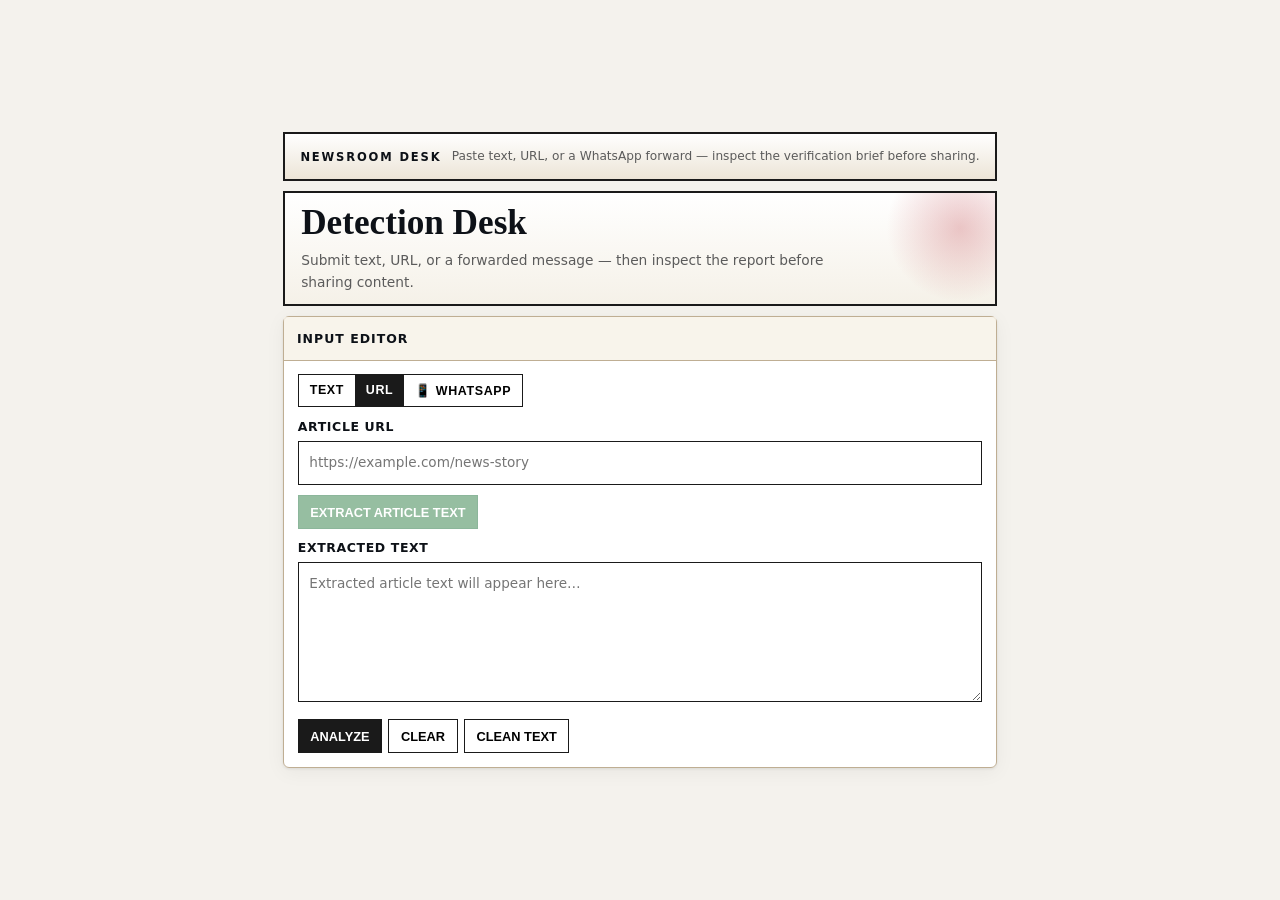
<file: exhibits/news-url.html>
<!doctype html><html lang="en"><head><meta charset="utf-8"><meta name="viewport" content="width=device-width, initial-scale=1"><meta http-equiv="Content-Security-Policy" content="default-src 'none'; style-src 'self' 'unsafe-inline'; img-src 'self' data:"><title>VeriCleri · Original detection desk</title><link rel="stylesheet" href="news-source.css"><style>
    .desk { display:grid; gap:1rem; }
    .news-banner {
        border:2px solid #1a1a1a;
        background:linear-gradient(180deg, rgba(255,255,255,.98), rgba(236,228,214,.96));
        padding:.8rem .95rem;
        display:flex;
        justify-content:space-between;
        gap:.65rem;
        align-items:flex-end;
        flex-wrap:wrap;
    }
    .news-banner strong { text-transform:uppercase; letter-spacing:.16em; font-size:.72rem; }
    .news-banner span { color:#5b5b5b; font-size:.9rem; }

    .headline { border:2px solid #1a1a1a; background:linear-gradient(180deg,#fff,#f5f1e8); padding:1rem; position:relative; overflow:hidden; }
    .headline::after { content:""; position:absolute; right:-45px; top:-45px; width:160px; height:160px; background:radial-gradient(circle, rgba(178,25,36,.24), transparent 65%); pointer-events:none; }
    .headline h1 { font-family:"Merriweather",serif; font-size:clamp(2rem,4vw,3.1rem); line-height:1.04; }
    .headline p { color:#5b5b5b; margin-top:.5rem; max-width:60ch; }

    .grid { display:grid; grid-template-columns:1.25fr .75fr; gap:.75rem; }
    .panel, .aside { border:1px solid #bfae93; background:rgba(255,255,255,.98); }
    .panel-head { padding:.7rem .8rem; border-bottom:1px solid #bfae93; font-weight:700; text-transform:uppercase; font-size:.78rem; letter-spacing:.08em; background:rgba(247,242,231,.8); }
    .panel-body, .aside { padding:.85rem; }

    .tabs { display:inline-flex; border:1px solid #1a1a1a; margin-bottom:.7rem; }
    .tab-btn { border:none; background:#fff; padding:.48rem .68rem; font-weight:700; cursor:pointer; text-transform:uppercase; letter-spacing:.05em; font-size:.78rem; }
    .tab-btn.active { background:#1a1a1a; color:#fff; }
    .tab-btn.wa { color:#25d366; }
    .tab-btn.wa.active { background:#25d366; color:#fff; }

    .tab-pane { display:none; }
    .tab-pane.active { display:block; }

    .field-label { display:block; font-weight:700; margin-bottom:.28rem; text-transform:uppercase; letter-spacing:.05em; font-size:.78rem; }
    .textarea, .input {
        width:100%;
        border:1px solid #1a1a1a;
        background:#fff;
        padding:.62rem .66rem;
        font:inherit;
        transition:border-color .2s ease, box-shadow .2s ease;
    }

    .textarea:focus, .input:focus {
        outline:none;
        border-color:#b21924;
        box-shadow:0 0 0 3px rgba(178, 25, 36, 0.15);
    }

    .textarea { min-height:240px; resize:vertical; }

    .meta { margin-top:.45rem; display:flex; justify-content:space-between; gap:.5rem; font-size:.83rem; color:#606060; }
    .meta-bad { color:#b21924; font-weight:700; }

    .url-preview { display:none; margin-top:.45rem; border:1px dashed #bfae93; padding:.48rem .55rem; background:#faf8f3; }
    .url-preview.active { display:block; }

    /* URL scraper status */
    .scrape-status { display:none; margin-top:.4rem; font-size:.83rem; padding:.38rem .5rem; border:1px solid #bfae93; }
    .scrape-status.show { display:block; }
    .scrape-ok  { background:#e8f5ec; border-color:#2f7f45; color:#1e5c30; }
    .scrape-err { background:#fbeaea; border-color:#b21924; color:#8a1010; }
    .scrape-busy { background:#f5f1e8; color:#555; }

    .actions { display:flex; flex-wrap:wrap; gap:.4rem; margin-top:.65rem; }
    .btn-run, .btn-ghost { border:1px solid #1a1a1a; padding:.52rem .72rem; font-weight:700; text-transform:uppercase; font-size:.8rem; cursor:pointer; background:#fff; }
    .btn-run { background:#1a1a1a; color:#fff; }
    .btn-run:disabled { background:#a8a8a8; border-color:#a8a8a8; cursor:not-allowed; }
    .btn-extract { border:1px solid #1c6f3a; background:#2f7f45; color:#fff; padding:.52rem .72rem; font-weight:700; text-transform:uppercase; font-size:.8rem; cursor:pointer; }
    .btn-extract:disabled { opacity:.5; cursor:not-allowed; }
    .btn-wa { border:1px solid #25d366; background:#25d366; color:#fff; padding:.52rem .72rem; font-weight:700; text-transform:uppercase; font-size:.8rem; cursor:pointer; }

    .aside h3 { font-family:"Merriweather",serif; margin-bottom:.35rem; }
    .tip, .sample-btn { border:1px solid #bfae93; padding:.5rem .55rem; margin-bottom:.42rem; background:#fcfbf8; font-size:.88rem; color:#585858; }
    .sample-btn { width:100%; text-align:left; cursor:pointer; color:#2c2c2c; transition:transform .18s ease, background-color .18s ease; }
    .sample-btn:hover { transform:translateX(2px); background:#f4efe6; }

    .mini-note {
        margin-top:.7rem;
        border-top:1px solid #1a1a1a;
        padding-top:.65rem;
        color:#5c5c5c;
        font-size:.85rem;
    }

    /* WhatsApp result panel */
    .wa-result {
        display:none; margin-top:.8rem;
        border:2px solid #25d366; background:#f0fff4;
        padding:.8rem;
    }
    .wa-result.show { display:block; }
    .wa-result h3 { font-family:"Merriweather",serif; margin-bottom:.5rem; font-size:1rem; }
    .wa-risk-bar-wrap { height:12px; background:#d4f5de; border:1px solid #25d366; overflow:hidden; margin:.35rem 0; }
    .wa-risk-bar { height:100%; transition:width .7s ease; }
    .risk-low  { background:#2f7f45; }
    .risk-med  { background:#846224; }
    .risk-high { background:#b21924; }
    .wa-flags  { margin-top:.4rem; display:grid; gap:.25rem; }
    .wa-flag   { font-size:.84rem; display:flex; align-items:center; gap:.4rem; color:#444; }

    .loading-overlay {
        position:fixed;
        inset:0;
        display:none;
        place-items:center;
        background:rgba(0,0,0,.33);
        z-index:999;
    }

    .loading-overlay.active { display:grid; }

    .loading-card {
        border:1px solid #1a1a1a;
        background:#fff;
        width:min(330px,90vw);
        padding:.85rem;
        text-align:center;
        position:relative;
        overflow:hidden;
    }

    .spinner {
        width:32px;
        height:32px;
        border:4px solid #d7d0c4;
        border-top-color:#1a1a1a;
        border-radius:50%;
        margin:0 auto .45rem;
        animation:spin .8s linear infinite;
    }

    @keyframes spin { to { transform:rotate(360deg); } }

    @media (max-width:940px) {
        .grid { grid-template-columns:1fr; }
    }

    body.dark-mode .news-banner,
    body.dark-mode .headline,
    body.dark-mode .panel,
    body.dark-mode .aside {
        background:#1e2732;
        border-color:#2f3b47;
    }

    body.dark-mode .panel-head {
        background:#161d27;
        border-color:#2f3b47;
        color:#e7e9ea;
    }

    body.dark-mode .tab-btn {
        background:#1e2732;
        color:#b0bec5;
    }

    body.dark-mode .tab-btn.active {
        background:#0f1419;
        color:#ffffff;
    }

    body.dark-mode .textarea,
    body.dark-mode .input {
        background:#0f1419;
        color:#e7e9ea;
        border-color:#2f3b47;
    }

    body.dark-mode .news-banner span,
    body.dark-mode .headline p,
    body.dark-mode .meta,
    body.dark-mode .mini-note {
        color:#b0bec5;
    }

    body.dark-mode .tip,
    body.dark-mode .sample-btn,
    body.dark-mode .url-preview,
    body.dark-mode .scrape-status,
    body.dark-mode .loading-card {
        background:#161d27;
        border-color:#2f3b47;
        color:#b0bec5;
    }

    body.dark-mode .wa-result {
        background:#102018;
        border-color:#2f7f45;
        color:#d1fae5;
    }
 body{margin:0!important;background:#f4f2ed!important}.desk{padding:14px;gap:10px;max-width:960px;margin:auto}.desk textarea{min-height:72px}.news-banner span{font-size:.76rem}.headline{padding:.7rem 1rem}.headline h1{font-size:2.2rem}.headline p{font-size:.86rem}.desk .tabs{margin-bottom:.65rem}.panel-body{font-size:.85rem}.meta{font-size:.75rem}</style></head><body><main class="desk" inert><section class="news-banner">
        <strong>Newsroom Desk</strong>
        <span>Paste text, URL, or a WhatsApp forward — inspect the verification brief before sharing.</span>
    </section>

    <section class="headline">
        <h1>Detection Desk</h1>
        <p>Submit text, URL, or a forwarded message — then inspect the report before sharing content.</p>
    </section>

    <article class="panel">
            <div class="panel-head">Input Editor</div>
            <div class="panel-body">
                <div class="tabs">
                    <button class="tab-btn" data-target="pane-text">Text</button>
                    <button class="tab-btn active" data-target="pane-url">URL</button>
                    <button class="tab-btn" data-target="pane-wa">📱 WhatsApp</button>
                </div>

                <!-- TEXT TAB -->
                <!-- URL TAB -->
                <div id="pane-url" class="tab-pane active">
                    <label class="field-label" for="newsUrl">Article URL</label>
                    <input id="newsUrl" class="input" type="url" placeholder="https://example.com/news-story">
                    <div id="urlPreview" class="url-preview"></div>
                    <div id="scrapeStatus" class="scrape-status"></div>
                    <div class="actions">
                        <button id="extractBtn" class="btn-extract" disabled>
                            <i class="fas fa-file-import"></i> Extract Article Text
                        </button>
                    </div>
                    <label class="field-label" style="margin-top:.55rem;" for="extractedText">Extracted Text</label>
                    <textarea id="extractedText" class="textarea" style="min-height:140px;" placeholder="Extracted article text will appear here…" readonly></textarea>
                </div>

                <!-- WHATSAPP TAB -->
                <!-- Common actions for text/url tabs -->
                <div id="mainActions" class="actions">
                    <button id="analyzeBtn" class="btn-run"><i class="fas fa-magnifying-glass"></i> Analyze</button>
                    <button id="clearBtn" class="btn-ghost">Clear</button>
                    <button id="cleanBtn" class="btn-ghost">Clean Text</button>
                </div>
            </div>
        </article>

        </main></body></html>
</file>
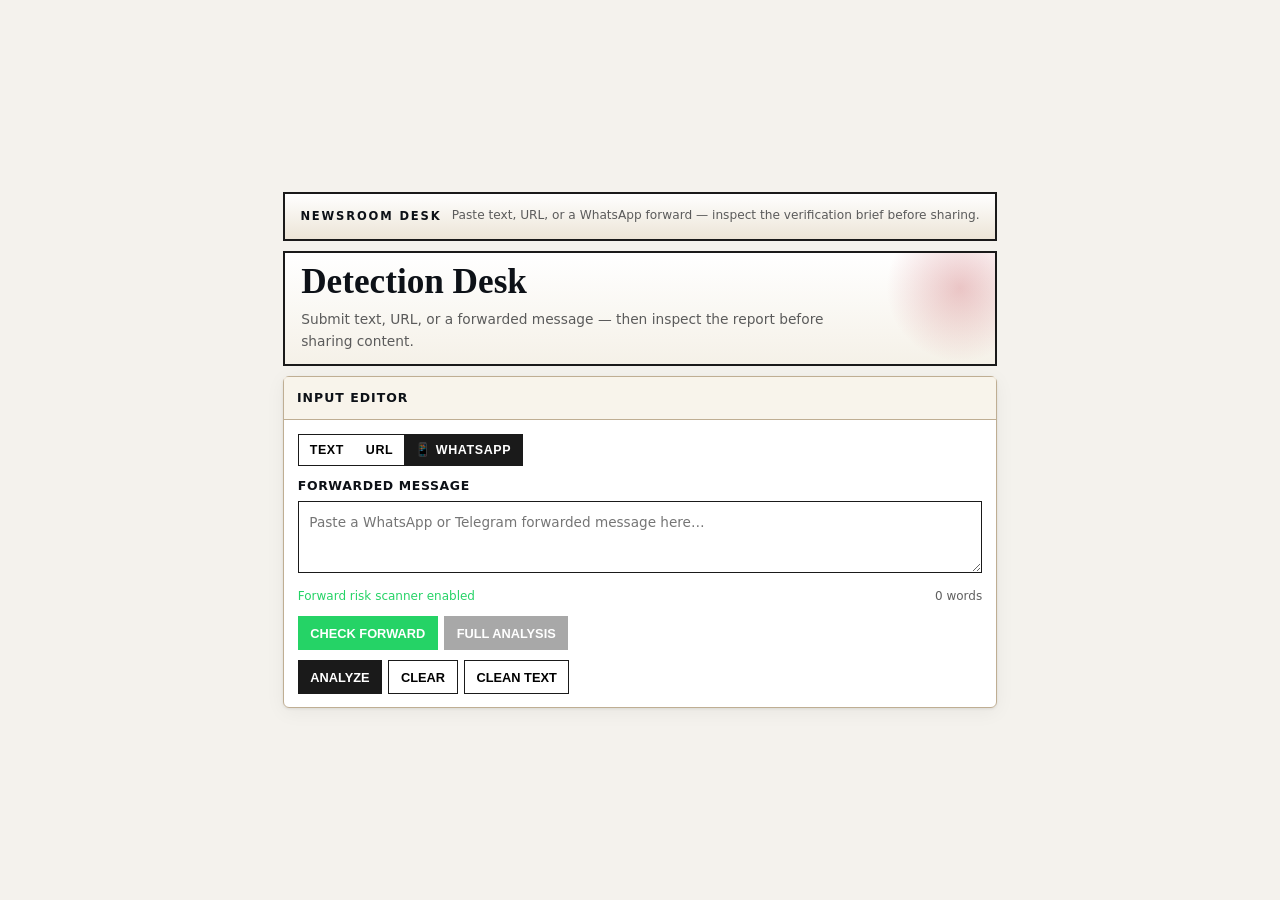
<file: exhibits/news-wa.html>
<!doctype html><html lang="en"><head><meta charset="utf-8"><meta name="viewport" content="width=device-width, initial-scale=1"><meta http-equiv="Content-Security-Policy" content="default-src 'none'; style-src 'self' 'unsafe-inline'; img-src 'self' data:"><title>VeriCleri · Original detection desk</title><link rel="stylesheet" href="news-source.css"><style>
    .desk { display:grid; gap:1rem; }
    .news-banner {
        border:2px solid #1a1a1a;
        background:linear-gradient(180deg, rgba(255,255,255,.98), rgba(236,228,214,.96));
        padding:.8rem .95rem;
        display:flex;
        justify-content:space-between;
        gap:.65rem;
        align-items:flex-end;
        flex-wrap:wrap;
    }
    .news-banner strong { text-transform:uppercase; letter-spacing:.16em; font-size:.72rem; }
    .news-banner span { color:#5b5b5b; font-size:.9rem; }

    .headline { border:2px solid #1a1a1a; background:linear-gradient(180deg,#fff,#f5f1e8); padding:1rem; position:relative; overflow:hidden; }
    .headline::after { content:""; position:absolute; right:-45px; top:-45px; width:160px; height:160px; background:radial-gradient(circle, rgba(178,25,36,.24), transparent 65%); pointer-events:none; }
    .headline h1 { font-family:"Merriweather",serif; font-size:clamp(2rem,4vw,3.1rem); line-height:1.04; }
    .headline p { color:#5b5b5b; margin-top:.5rem; max-width:60ch; }

    .grid { display:grid; grid-template-columns:1.25fr .75fr; gap:.75rem; }
    .panel, .aside { border:1px solid #bfae93; background:rgba(255,255,255,.98); }
    .panel-head { padding:.7rem .8rem; border-bottom:1px solid #bfae93; font-weight:700; text-transform:uppercase; font-size:.78rem; letter-spacing:.08em; background:rgba(247,242,231,.8); }
    .panel-body, .aside { padding:.85rem; }

    .tabs { display:inline-flex; border:1px solid #1a1a1a; margin-bottom:.7rem; }
    .tab-btn { border:none; background:#fff; padding:.48rem .68rem; font-weight:700; cursor:pointer; text-transform:uppercase; letter-spacing:.05em; font-size:.78rem; }
    .tab-btn.active { background:#1a1a1a; color:#fff; }
    .tab-btn.wa { color:#25d366; }
    .tab-btn.wa.active { background:#25d366; color:#fff; }

    .tab-pane { display:none; }
    .tab-pane.active { display:block; }

    .field-label { display:block; font-weight:700; margin-bottom:.28rem; text-transform:uppercase; letter-spacing:.05em; font-size:.78rem; }
    .textarea, .input {
        width:100%;
        border:1px solid #1a1a1a;
        background:#fff;
        padding:.62rem .66rem;
        font:inherit;
        transition:border-color .2s ease, box-shadow .2s ease;
    }

    .textarea:focus, .input:focus {
        outline:none;
        border-color:#b21924;
        box-shadow:0 0 0 3px rgba(178, 25, 36, 0.15);
    }

    .textarea { min-height:240px; resize:vertical; }

    .meta { margin-top:.45rem; display:flex; justify-content:space-between; gap:.5rem; font-size:.83rem; color:#606060; }
    .meta-bad { color:#b21924; font-weight:700; }

    .url-preview { display:none; margin-top:.45rem; border:1px dashed #bfae93; padding:.48rem .55rem; background:#faf8f3; }
    .url-preview.active { display:block; }

    /* URL scraper status */
    .scrape-status { display:none; margin-top:.4rem; font-size:.83rem; padding:.38rem .5rem; border:1px solid #bfae93; }
    .scrape-status.show { display:block; }
    .scrape-ok  { background:#e8f5ec; border-color:#2f7f45; color:#1e5c30; }
    .scrape-err { background:#fbeaea; border-color:#b21924; color:#8a1010; }
    .scrape-busy { background:#f5f1e8; color:#555; }

    .actions { display:flex; flex-wrap:wrap; gap:.4rem; margin-top:.65rem; }
    .btn-run, .btn-ghost { border:1px solid #1a1a1a; padding:.52rem .72rem; font-weight:700; text-transform:uppercase; font-size:.8rem; cursor:pointer; background:#fff; }
    .btn-run { background:#1a1a1a; color:#fff; }
    .btn-run:disabled { background:#a8a8a8; border-color:#a8a8a8; cursor:not-allowed; }
    .btn-extract { border:1px solid #1c6f3a; background:#2f7f45; color:#fff; padding:.52rem .72rem; font-weight:700; text-transform:uppercase; font-size:.8rem; cursor:pointer; }
    .btn-extract:disabled { opacity:.5; cursor:not-allowed; }
    .btn-wa { border:1px solid #25d366; background:#25d366; color:#fff; padding:.52rem .72rem; font-weight:700; text-transform:uppercase; font-size:.8rem; cursor:pointer; }

    .aside h3 { font-family:"Merriweather",serif; margin-bottom:.35rem; }
    .tip, .sample-btn { border:1px solid #bfae93; padding:.5rem .55rem; margin-bottom:.42rem; background:#fcfbf8; font-size:.88rem; color:#585858; }
    .sample-btn { width:100%; text-align:left; cursor:pointer; color:#2c2c2c; transition:transform .18s ease, background-color .18s ease; }
    .sample-btn:hover { transform:translateX(2px); background:#f4efe6; }

    .mini-note {
        margin-top:.7rem;
        border-top:1px solid #1a1a1a;
        padding-top:.65rem;
        color:#5c5c5c;
        font-size:.85rem;
    }

    /* WhatsApp result panel */
    .wa-result {
        display:none; margin-top:.8rem;
        border:2px solid #25d366; background:#f0fff4;
        padding:.8rem;
    }
    .wa-result.show { display:block; }
    .wa-result h3 { font-family:"Merriweather",serif; margin-bottom:.5rem; font-size:1rem; }
    .wa-risk-bar-wrap { height:12px; background:#d4f5de; border:1px solid #25d366; overflow:hidden; margin:.35rem 0; }
    .wa-risk-bar { height:100%; transition:width .7s ease; }
    .risk-low  { background:#2f7f45; }
    .risk-med  { background:#846224; }
    .risk-high { background:#b21924; }
    .wa-flags  { margin-top:.4rem; display:grid; gap:.25rem; }
    .wa-flag   { font-size:.84rem; display:flex; align-items:center; gap:.4rem; color:#444; }

    .loading-overlay {
        position:fixed;
        inset:0;
        display:none;
        place-items:center;
        background:rgba(0,0,0,.33);
        z-index:999;
    }

    .loading-overlay.active { display:grid; }

    .loading-card {
        border:1px solid #1a1a1a;
        background:#fff;
        width:min(330px,90vw);
        padding:.85rem;
        text-align:center;
        position:relative;
        overflow:hidden;
    }

    .spinner {
        width:32px;
        height:32px;
        border:4px solid #d7d0c4;
        border-top-color:#1a1a1a;
        border-radius:50%;
        margin:0 auto .45rem;
        animation:spin .8s linear infinite;
    }

    @keyframes spin { to { transform:rotate(360deg); } }

    @media (max-width:940px) {
        .grid { grid-template-columns:1fr; }
    }

    body.dark-mode .news-banner,
    body.dark-mode .headline,
    body.dark-mode .panel,
    body.dark-mode .aside {
        background:#1e2732;
        border-color:#2f3b47;
    }

    body.dark-mode .panel-head {
        background:#161d27;
        border-color:#2f3b47;
        color:#e7e9ea;
    }

    body.dark-mode .tab-btn {
        background:#1e2732;
        color:#b0bec5;
    }

    body.dark-mode .tab-btn.active {
        background:#0f1419;
        color:#ffffff;
    }

    body.dark-mode .textarea,
    body.dark-mode .input {
        background:#0f1419;
        color:#e7e9ea;
        border-color:#2f3b47;
    }

    body.dark-mode .news-banner span,
    body.dark-mode .headline p,
    body.dark-mode .meta,
    body.dark-mode .mini-note {
        color:#b0bec5;
    }

    body.dark-mode .tip,
    body.dark-mode .sample-btn,
    body.dark-mode .url-preview,
    body.dark-mode .scrape-status,
    body.dark-mode .loading-card {
        background:#161d27;
        border-color:#2f3b47;
        color:#b0bec5;
    }

    body.dark-mode .wa-result {
        background:#102018;
        border-color:#2f7f45;
        color:#d1fae5;
    }
 body{margin:0!important;background:#f4f2ed!important}.desk{padding:14px;gap:10px;max-width:960px;margin:auto}.desk textarea{min-height:72px}.news-banner span{font-size:.76rem}.headline{padding:.7rem 1rem}.headline h1{font-size:2.2rem}.headline p{font-size:.86rem}.desk .tabs{margin-bottom:.65rem}.panel-body{font-size:.85rem}.meta{font-size:.75rem}</style></head><body><main class="desk" inert><section class="news-banner">
        <strong>Newsroom Desk</strong>
        <span>Paste text, URL, or a WhatsApp forward — inspect the verification brief before sharing.</span>
    </section>

    <section class="headline">
        <h1>Detection Desk</h1>
        <p>Submit text, URL, or a forwarded message — then inspect the report before sharing content.</p>
    </section>

    <article class="panel">
            <div class="panel-head">Input Editor</div>
            <div class="panel-body">
                <div class="tabs">
                    <button class="tab-btn" data-target="pane-text">Text</button>
                    <button class="tab-btn" data-target="pane-url">URL</button>
                    <button class="tab-btn active" data-target="pane-wa">📱 WhatsApp</button>
                </div>

                <!-- TEXT TAB -->
                <!-- URL TAB -->
                <!-- WHATSAPP TAB -->
                <div id="pane-wa" class="tab-pane active">
                    <label class="field-label" for="waText">Forwarded Message</label>
                    <textarea id="waText" class="textarea" placeholder="Paste a WhatsApp or Telegram forwarded message here…"></textarea>
                    <div class="meta">
                        <span style="color:#25d366;"><i class="fas fa-shield-halved"></i> Forward risk scanner enabled</span>
                        <span id="waCharMeta">0 words</span>
                    </div>

                    <!-- WhatsApp result card -->
                    <div id="waResult" class="wa-result">
                        <h3>📱 Forward Risk Report</h3>
                        <div style="display:flex;justify-content:space-between;align-items:center;">
                            <span style="font-weight:700;text-transform:uppercase;font-size:.82rem;">Risk Level:</span>
                            <span id="waRiskLevel" style="font-weight:900;font-size:1.1rem;"></span>
                        </div>
                        <div class="wa-risk-bar-wrap">
                            <div id="waRiskBar" class="wa-risk-bar" style="width:0%"></div>
                        </div>
                        <div style="font-size:.8rem;color:#555;margin-bottom:.3rem;">Risk Score: <strong id="waRiskScore">0</strong>/100</div>
                        <div id="waFlags" class="wa-flags"></div>
                        <div style="margin-top:.5rem;font-size:.82rem;border-top:1px solid #b5e8c5;padding-top:.4rem;">
                            <strong>Content verdict:</strong>
                            <span id="waVerdict"></span>
                        </div>
                    </div>

                    <div class="actions">
                        <button id="waCheckBtn" class="btn-wa" disabled>
                            <i class="fas fa-magnifying-glass"></i> Check Forward
                        </button>
                        <button id="waAnalyzeBtn" class="btn-run" disabled>
                            <i class="fas fa-brain"></i> Full Analysis
                        </button>
                    </div>
                </div>

                <!-- Common actions for text/url tabs -->
                <div id="mainActions" class="actions">
                    <button id="analyzeBtn" class="btn-run"><i class="fas fa-magnifying-glass"></i> Analyze</button>
                    <button id="clearBtn" class="btn-ghost">Clear</button>
                    <button id="cleanBtn" class="btn-ghost">Clean Text</button>
                </div>
            </div>
        </article>

        </main></body></html>
</file>
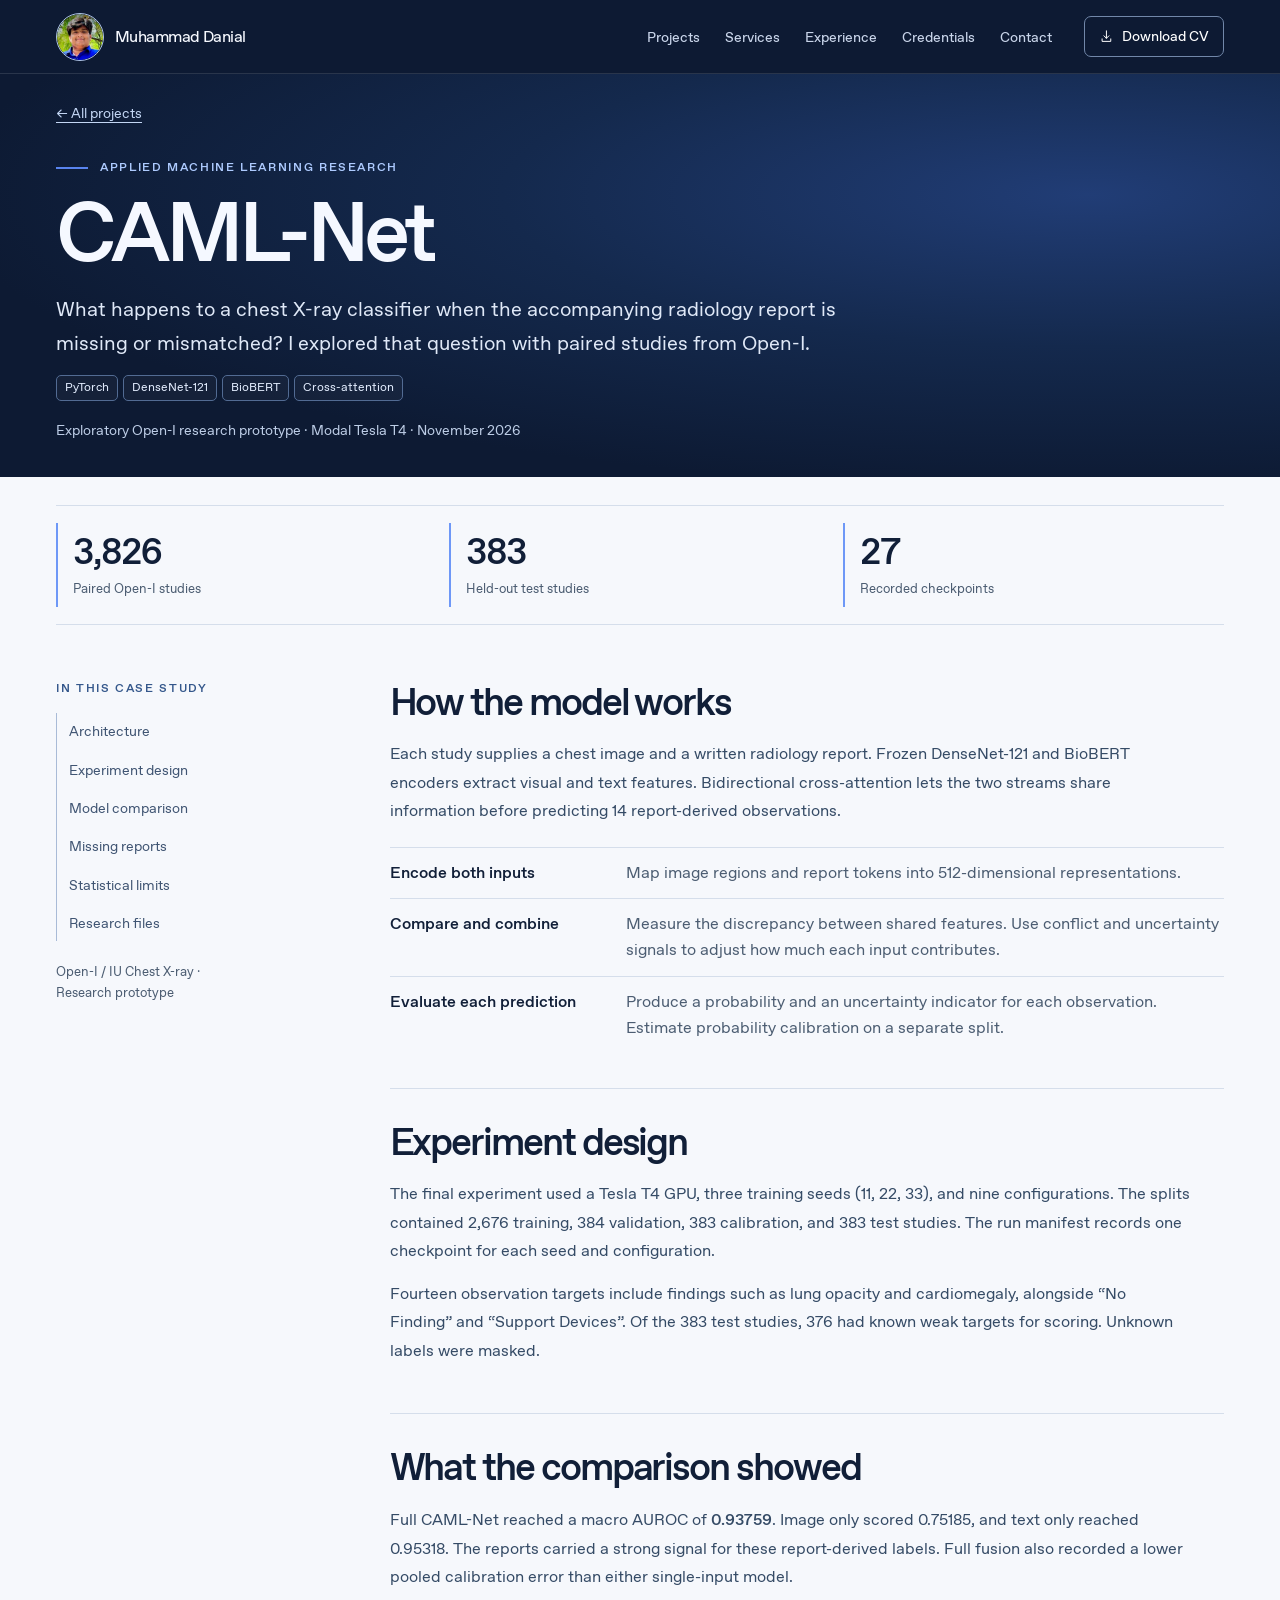
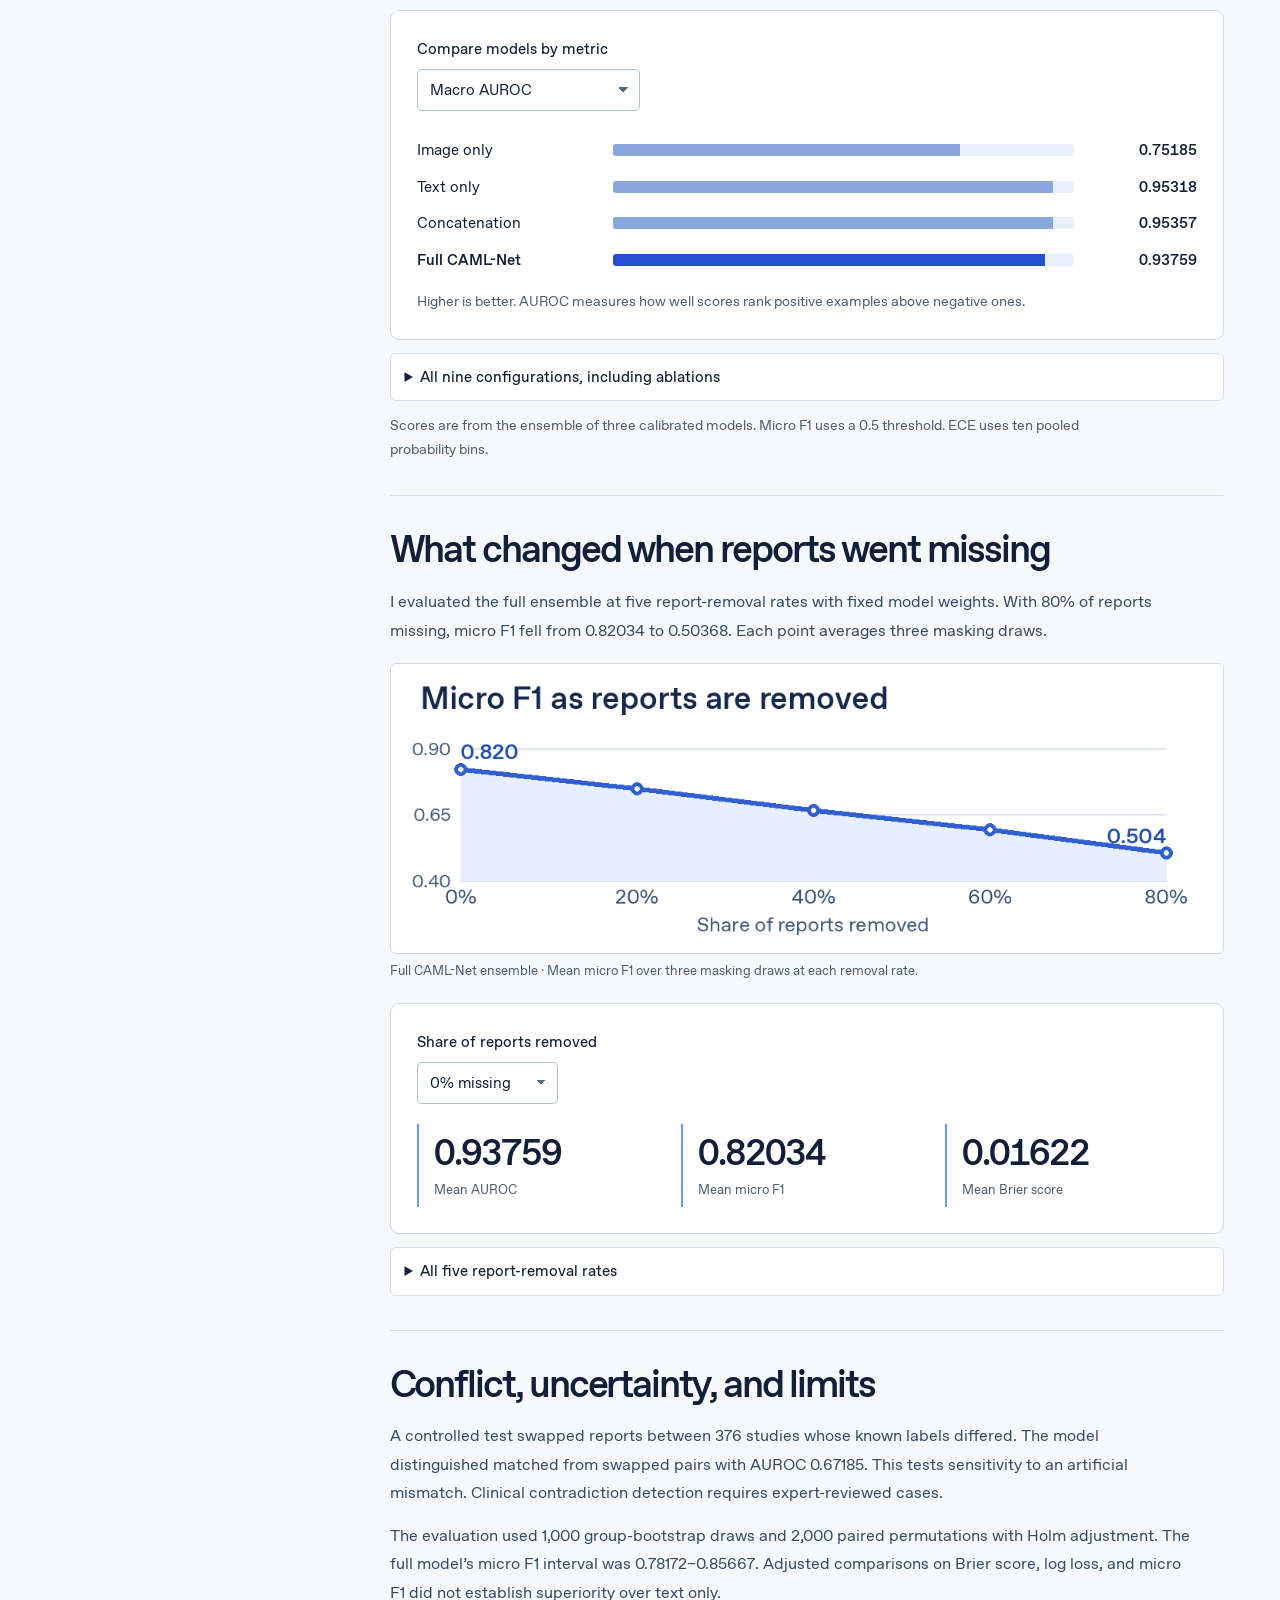
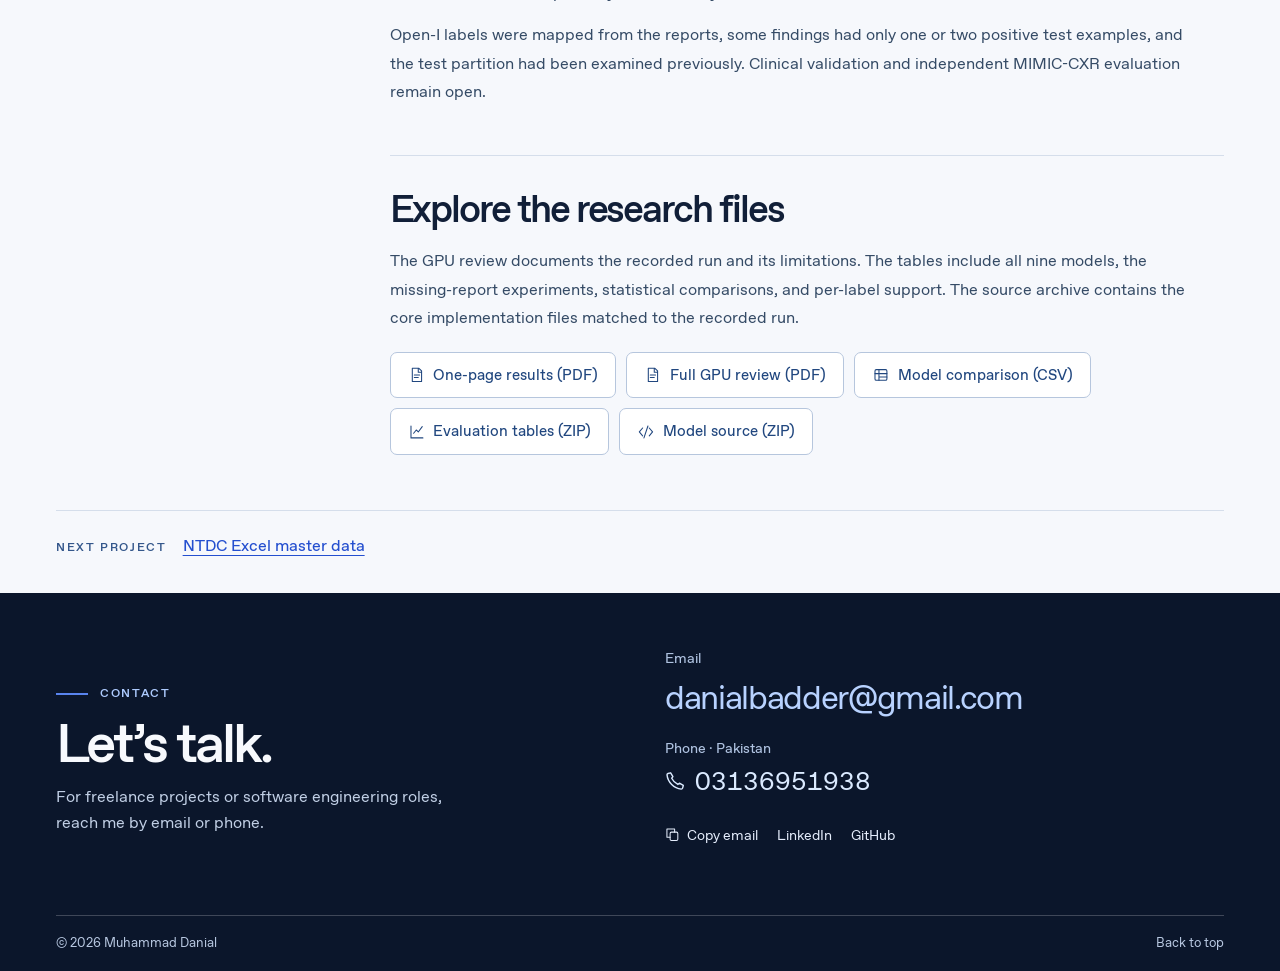
<file: work/caml-net.html>
<!doctype html>
<html lang="en" id="top"><head>
<meta charset="utf-8"><meta name="viewport" content="width=device-width,initial-scale=1">
<title>CAML-Net Chest X-ray &amp; Report Research | Muhammad Danial</title><meta name="description" content="Explore the actual Open-I GPU run, nine model configurations, missing-report experiments, aggregate data and source code."><meta name="theme-color" content="#0d1a33">
<link rel="canonical" href="https://danialbadder-se.github.io/work/caml-net.html"><meta property="og:title" content="CAML-Net Chest X-ray &amp; Report Research | Muhammad Danial"><meta property="og:description" content="Explore the actual Open-I GPU run, nine model configurations, missing-report experiments, aggregate data and source code."><meta property="og:url" content="https://danialbadder-se.github.io/work/caml-net.html"><meta property="og:type" content="website">
<meta property="og:image" content="https://danialbadder-se.github.io/assets/portfolio-preview.jpg"><meta property="og:image:width" content="1200"><meta property="og:image:height" content="630"><meta property="og:image:alt" content="Muhammad Danial’s software engineering portfolio with an excerpt from his original NTDC workbook."><meta name="twitter:card" content="summary_large_image">
<link rel="icon" href="/assets/danial-avatar.png" type="image/png" sizes="144x144"><link rel="preload" href="/assets/sans-regular.woff2" as="font" type="font/woff2" crossorigin><link rel="preload" href="/assets/sans-semibold.woff2" as="font" type="font/woff2" crossorigin>
<link rel="stylesheet" href="/styles.css"><script defer src="/script.js"></script></head>
<body><a class="skip" href="#main">Skip to content</a>
<header class="global-header"><div class="shell header-row">
  <a href="/" class="wordmark" aria-label="Muhammad Danial, home"><img class="profile-photo" src="/assets/danial-avatar.png" width="48" height="48" alt=""><span class="wordmark-name">Muhammad Danial</span></a>
  <nav class="desktop-nav" aria-label="Main"><a href="/#work">Projects</a><a href="/#services">Services</a><a href="/#experience">Experience</a><a href="/#credentials">Credentials</a><a href="/#contact">Contact</a></nav>
  <a class="header-cv" href="/documents/Muhammad_Danial_International_Resume.pdf" download><svg class="icon" aria-hidden="true" width="20" height="20" viewBox="0 0 24 24" fill="none" stroke="currentColor" stroke-width="1.6" stroke-linecap="round" stroke-linejoin="round"><path d="M12 3v12m-4-4 4 4 4-4M5 16v4h14v-4"/></svg> Download CV</a>
  <button class="nav-toggle" type="button" aria-expanded="false" aria-controls="mobile-nav" aria-label="Open menu"><svg class="icon" aria-hidden="true" width="20" height="20" viewBox="0 0 24 24" fill="none" stroke="currentColor" stroke-width="1.6" stroke-linecap="round" stroke-linejoin="round"><path d="M3 7h18M3 12h18M3 17h18"/></svg></button>
</div><nav id="mobile-nav" class="mobile-nav shell" aria-label="Mobile" hidden><a href="/#work">Projects</a><a href="/#services">Services</a><a href="/#experience">Experience</a><a href="/#credentials">Credentials</a><a href="/#contact">Contact</a></nav></header><main id="main"><header class="case-mast"><div class="case-head shell"><a class="breadcrumb" href="/#work"><span aria-hidden="true">←</span> All projects</a><span class="kicker rule">Applied machine learning research</span><h1>CAML-Net</h1><p class="case-lead">What happens to a chest X-ray classifier when the accompanying radiology report is missing or mismatched? I explored that question with paired studies from Open-I.</p><ul class="tags" aria-label="Tools"><li>PyTorch</li><li>DenseNet-121</li><li>BioBERT</li><li>Cross-attention</li></ul><p class="case-meta">Exploratory Open-I research prototype · Modal Tesla T4 · November 2026</p></div></header><div class="shell top-measures"><dl class="kpis"><div><dt>Paired Open-I studies</dt><dd>3,826</dd></div><div><dt>Held-out test studies</dt><dd>383</dd></div><div><dt>Recorded checkpoints</dt><dd>27</dd></div></dl></div><div class="shell case-layout"><aside class="case-aside"><div><span class="kicker">In this case study</span><nav aria-label="Case study sections"><a href="#method">Architecture</a><a href="#experiment">Experiment design</a><a href="#comparison">Model comparison</a><a href="#missing">Missing reports</a><a href="#limits">Statistical limits</a><a href="#downloads">Research files</a></nav><p>Open-I / IU Chest X-ray · Research prototype</p></div></aside><div class="case-content"><section class="case-section" id="method"><h2>How the model works</h2><p>Each study supplies a chest image and a written radiology report. Frozen DenseNet-121 and BioBERT encoders extract visual and text features. Bidirectional cross-attention lets the two streams share information before predicting 14 report-derived observations.</p><ol class="method-list"><li><strong>Encode both inputs</strong><span>Map image regions and report tokens into 512-dimensional representations.</span></li><li><strong>Compare and combine</strong><span>Measure the discrepancy between shared features. Use conflict and uncertainty signals to adjust how much each input contributes.</span></li><li><strong>Evaluate each prediction</strong><span>Produce a probability and an uncertainty indicator for each observation. Estimate probability calibration on a separate split.</span></li></ol></section><section class="case-section" id="experiment"><h2>Experiment design</h2><p>The final experiment used a Tesla T4 GPU, three training seeds (11, 22, 33), and nine configurations. The splits contained 2,676 training, 384 validation, 383 calibration, and 383 test studies. The run manifest records one checkpoint for each seed and configuration.</p><p>Fourteen observation targets include findings such as lung opacity and cardiomegaly, alongside “No Finding” and “Support Devices”. Of the 383 test studies, 376 had known weak targets for scoring. Unknown labels were masked.</p></section><section class="case-section" id="comparison"><h2>What the comparison showed</h2><p>Full CAML-Net reached a macro AUROC of <strong>0.93759</strong>. Image only scored 0.75185, and text only reached 0.95318. The reports carried a strong signal for these report-derived labels. Full fusion also recorded a lower pooled calibration error than either single-input model.</p><div class="metric-box"><label for="metric-select">Compare models by metric</label><select id="metric-select"><option value="macro_auroc">Macro AUROC</option><option value="macro_average_precision">Macro average precision</option><option value="micro_f1">Micro F1</option><option value="brier">Brier score</option><option value="pooled_ece_10_bins">Pooled ECE</option></select><div class="model-bars" id="model-bars" aria-live="polite"><div class="model-bar"><span>Image only</span><div aria-hidden="true"><i style="width:75.185%"></i></div><strong>0.75185</strong></div><div class="model-bar"><span>Text only</span><div aria-hidden="true"><i style="width:95.318%"></i></div><strong>0.95318</strong></div><div class="model-bar"><span>Concatenation</span><div aria-hidden="true"><i style="width:95.357%"></i></div><strong>0.95357</strong></div><div class="model-bar is-full"><span>Full CAML-Net</span><div aria-hidden="true"><i style="width:93.759%"></i></div><strong>0.93759</strong></div></div><p class="fine" id="metric-note">Higher is better. AUROC measures how well scores rank positive examples above negative ones.</p></div>
<details class="detail-table"><summary>All nine configurations, including ablations</summary><div class="table-scroll " tabindex="0" role="region" aria-label="Three-seed ensemble · all nine configurations"><table><caption>Three-seed ensemble · all nine configurations</caption><thead><tr><th scope="col">Configuration</th><th scope="col">AUROC</th><th scope="col">Macro AP</th><th scope="col">Micro F1</th><th scope="col">Brier</th><th scope="col">ECE</th></tr></thead><tbody><tr><th scope="row">Image only</th><td>0.75185</td><td>0.17193</td><td>0.38280</td><td>0.04384</td><td>0.00842</td></tr><tr><th scope="row">Text only</th><td>0.95318</td><td>0.64655</td><td>0.82602</td><td>0.01627</td><td>0.00470</td></tr><tr><th scope="row">Concatenation</th><td>0.95357</td><td>0.55405</td><td>0.80336</td><td>0.01795</td><td>0.00550</td></tr><tr><th scope="row">Full CAML-Net</th><td>0.93759</td><td>0.56029</td><td>0.82034</td><td>0.01622</td><td>0.00327</td></tr><tr><th scope="row">Without cross-attention</th><td>0.93602</td><td>0.52445</td><td>0.81544</td><td>0.01721</td><td>0.00372</td></tr><tr><th scope="row">Without conflict gate</th><td>0.93700</td><td>0.57281</td><td>0.79931</td><td>0.01816</td><td>0.00390</td></tr><tr><th scope="row">Without private features</th><td>0.93612</td><td>0.51013</td><td>0.81443</td><td>0.01654</td><td>0.00466</td></tr><tr><th scope="row">Without alignment MSE</th><td>0.93797</td><td>0.51851</td><td>0.82524</td><td>0.01645</td><td>0.00458</td></tr><tr><th scope="row">Without evidential KL</th><td>0.92898</td><td>0.52316</td><td>0.80412</td><td>0.01779</td><td>0.00289</td></tr></tbody></table></div></details><p class="fine">Scores are from the ensemble of three calibrated models. Micro F1 uses a 0.5 threshold. ECE uses ten pooled probability bins.</p></section><section class="case-section" id="missing"><h2>What changed when reports went missing</h2><p>I evaluated the full ensemble at five report-removal rates with fixed model weights. With 80% of reports missing, micro F1 fell from 0.82034 to 0.50368. Each point averages three masking draws.</p><figure class="full-research-chart"><img class="research-chart" src="/assets/caml-report-removal.webp" width="1080" height="374" loading="lazy" alt="Micro F1 falls from 0.820 to 0.504 as the share of reports removed increases from 0 to 80 percent."><figcaption>Full CAML-Net ensemble · Mean micro F1 over three masking draws at each removal rate.</figcaption></figure><div class="mask-box"><label for="missing-select">Share of reports removed</label><select id="missing-select"><option value="0">0% missing</option><option value="20">20% missing</option><option value="40">40% missing</option><option value="60">60% missing</option><option value="80">80% missing</option></select><dl class="kpis" aria-live="polite"><div><dt>Mean AUROC</dt><dd id="mask-auc">0.93759</dd></div><div><dt>Mean micro F1</dt><dd id="mask-f1">0.82034</dd></div><div><dt>Mean Brier score</dt><dd id="mask-brier">0.01622</dd></div></dl></div><details class="detail-table"><summary>All five report-removal rates</summary><div class="table-scroll " tabindex="0" role="region" aria-label="Full-model results averaged over three masking draws"><table><caption>Full-model results averaged over three masking draws</caption><thead><tr><th scope="col">Reports removed</th><th scope="col">Mean AUROC</th><th scope="col">Mean micro F1</th><th scope="col">Mean Brier</th></tr></thead><tbody><tr><th scope="row">0%</th><td>0.93759</td><td>0.82034</td><td>0.01622</td></tr><tr><th scope="row">20%</th><td>0.90584</td><td>0.74546</td><td>0.02200</td></tr><tr><th scope="row">40%</th><td>0.87786</td><td>0.66547</td><td>0.02808</td></tr><tr><th scope="row">60%</th><td>0.83764</td><td>0.59008</td><td>0.03374</td></tr><tr><th scope="row">80%</th><td>0.80109</td><td>0.50368</td><td>0.03892</td></tr></tbody></table></div></details></section><section class="case-section" id="limits"><h2>Conflict, uncertainty, and limits</h2><p>A controlled test swapped reports between 376 studies whose known labels differed. The model distinguished matched from swapped pairs with AUROC 0.67185. This tests sensitivity to an artificial mismatch. Clinical contradiction detection requires expert-reviewed cases.</p>
<p>The evaluation used 1,000 group-bootstrap draws and 2,000 paired permutations with Holm adjustment. The full model’s micro F1 interval was 0.78172–0.85667. Adjusted comparisons on Brier score, log loss, and micro F1 did not establish superiority over text only.</p>
<p>Open-I labels were mapped from the reports, some findings had only one or two positive test examples, and the test partition had been examined previously. Clinical validation and independent MIMIC-CXR evaluation remain open.</p></section><section class="case-section" id="downloads"><h2>Explore the research files</h2><p>The GPU review documents the recorded run and its limitations. The tables include all nine models, the missing-report experiments, statistical comparisons, and per-label support. The source archive contains the core implementation files matched to the recorded run.</p><div class="downloads"><a class="button resource" href="/documents/CAML_Net_Research_Portfolio.pdf" download><svg class="icon" aria-hidden="true" width="20" height="20" viewBox="0 0 24 24" fill="none" stroke="currentColor" stroke-width="1.6" stroke-linecap="round" stroke-linejoin="round"><path d="M5 2h10l4 4v16H5zM14 2v6h5M8 12h8m-8 4h6"/></svg>One-page results (PDF)</a><a class="button resource" href="/documents/caml-gpu-review.pdf" download><svg class="icon" aria-hidden="true" width="20" height="20" viewBox="0 0 24 24" fill="none" stroke="currentColor" stroke-width="1.6" stroke-linecap="round" stroke-linejoin="round"><path d="M5 2h10l4 4v16H5zM14 2v6h5M8 12h8m-8 4h6"/></svg>Full GPU review (PDF)</a><a class="button resource" href="/documents/caml-model-comparison.csv" download><svg class="icon" aria-hidden="true" width="20" height="20" viewBox="0 0 24 24" fill="none" stroke="currentColor" stroke-width="1.6" stroke-linecap="round" stroke-linejoin="round"><rect x="3" y="4" width="18" height="16" rx="2"/><path d="M3 10h18M9 4v16m0-5h12"/></svg>Model comparison (CSV)</a><a class="button resource" href="/documents/caml-evaluation-tables.zip" download><svg class="icon" aria-hidden="true" width="20" height="20" viewBox="0 0 24 24" fill="none" stroke="currentColor" stroke-width="1.6" stroke-linecap="round" stroke-linejoin="round"><path d="M3 3v18h18M7 14l4-5 3 3 6-8"/></svg>Evaluation tables (ZIP)</a><a class="button resource" href="/documents/caml-model-source.zip" download><svg class="icon" aria-hidden="true" width="20" height="20" viewBox="0 0 24 24" fill="none" stroke="currentColor" stroke-width="1.6" stroke-linecap="round" stroke-linejoin="round"><path d="m7 6-5 6 5 6m10-12 5 6-5 6M15 3 9 21"/></svg>Model source (ZIP)</a></div></section></div></div><div class="next-project shell"><span class="kicker">Next project</span><a href="/work/ntdc-excel.html">NTDC Excel master data</a></div></main>
<footer id="contact"><div class="shell footer-top">
  <div><span class="kicker rule light">Contact</span><h2>Let’s talk.</h2><p>For freelance projects or software engineering roles, reach me by email or phone.</p></div>
  <div class="contact-actions"><div class="contact-line"><span>Email</span><a class="contact-mail" href="mailto:danialbadder@gmail.com">danialbadder@gmail.com</a></div><div class="contact-line"><span>Phone · Pakistan</span><a class="contact-phone" href="tel:+923136951938"><svg class="icon" aria-hidden="true" width="20" height="20" viewBox="0 0 24 24" fill="none" stroke="currentColor" stroke-width="1.6" stroke-linecap="round" stroke-linejoin="round"><path d="M6.4 3.2 9 7.6 7.6 9.4c1.5 3.1 3.9 5.5 7 7l1.8-1.4 4.4 2.6-.8 3c-.2.7-.8 1.1-1.5 1.1C10.2 20.9 3.1 13.8 2.3 5.5c0-.7.4-1.3 1.1-1.5z"/></svg> 03136951938</a></div><div class="inline-links"><button type="button" data-copy><svg class="icon" aria-hidden="true" width="20" height="20" viewBox="0 0 24 24" fill="none" stroke="currentColor" stroke-width="1.6" stroke-linecap="round" stroke-linejoin="round"><rect x="8" y="8" width="12" height="13" rx="2"/><path d="M15 8V3H3v13h5"/></svg> Copy email</button><a href="https://www.linkedin.com/in/muhammad-danial-6a27342bb">LinkedIn</a><a href="https://github.com/danialbadder-se">GitHub</a></div><span class="copy-status" role="status"></span></div>
</div><div class="shell footer-bottom"><span>© 2026 Muhammad Danial</span><a href="#top">Back to top</a></div></footer>
<dialog id="image-dialog" aria-labelledby="image-title"><div class="modal-bar"><h2 id="image-title">Document preview</h2><button type="button" data-close aria-label="Close preview"><svg class="icon" aria-hidden="true" width="20" height="20" viewBox="0 0 24 24" fill="none" stroke="currentColor" stroke-width="1.6" stroke-linecap="round" stroke-linejoin="round"><path d="m5 5 14 14m-14 0L19 5"/></svg></button></div><img alt=""><a class="full-image" target="_blank" rel="noopener">Open full-size image</a></dialog><script type="application/json" id="page-data">{"population": {"studies": 3851, "paired": 3826, "splits": {"cal": 383, "excluded": 25, "test": 383, "train": 2676, "val": 384}, "trained_observations": 14, "alignment_policy": "Native pairs weakly assumed concordant when pair_concordant column absent; explicit 0/-1 pairs excluded from MSE.", "original_atelectasis_mapping_fixed": 315}, "models": [{"key": "image", "macro_auroc": 0.7518519595782732, "macro_average_precision": 0.1719300498304224, "micro_f1": 0.3827956989247312, "brier": 0.04384063988247299, "pooled_ece_10_bins": 0.008423827412873676}, {"key": "text", "macro_auroc": 0.9531766646696482, "macro_average_precision": 0.6465504194063251, "micro_f1": 0.8260162601626017, "brier": 0.016268693271624855, "pooled_ece_10_bins": 0.00470071753296268}, {"key": "concat", "macro_auroc": 0.9535679194950785, "macro_average_precision": 0.554047747213926, "micro_f1": 0.8033613445378152, "brier": 0.017947844624393486, "pooled_ece_10_bins": 0.005498215882256705}, {"key": "full", "macro_auroc": 0.9375931180411177, "macro_average_precision": 0.5602905504615707, "micro_f1": 0.8203389830508474, "brier": 0.016224643010269886, "pooled_ece_10_bins": 0.0032748020517735007}, {"key": "no_cross_attention", "macro_auroc": 0.9360243880881219, "macro_average_precision": 0.5244495606884335, "micro_f1": 0.8154362416107382, "brier": 0.017206818024497188, "pooled_ece_10_bins": 0.003721753866280822}, {"key": "no_conflict_gate", "macro_auroc": 0.9370015227262215, "macro_average_precision": 0.5728080739433941, "micro_f1": 0.7993079584775087, "brier": 0.01816482655730196, "pooled_ece_10_bins": 0.0038977250357335037}, {"key": "no_private", "macro_auroc": 0.9361170141856636, "macro_average_precision": 0.5101307283597787, "micro_f1": 0.8144329896907216, "brier": 0.01653986173439651, "pooled_ece_10_bins": 0.004664111381247507}, {"key": "no_mse", "macro_auroc": 0.9379749859109113, "macro_average_precision": 0.5185126115969831, "micro_f1": 0.8252427184466019, "brier": 0.016454144589874407, "pooled_ece_10_bins": 0.004581065794331304}, {"key": "no_kl", "macro_auroc": 0.928976835305608, "macro_average_precision": 0.5231569015314552, "micro_f1": 0.8041237113402062, "brier": 0.017789529668327673, "pooled_ece_10_bins": 0.0028857159817130963}], "missing": [{"missing": 0, "macro_auroc": 0.9375931180411177, "micro_f1": 0.8203389830508474, "brier": 0.01622464299052322}, {"missing": 20, "macro_auroc": 0.9058389464302771, "micro_f1": 0.7454617800146255, "brier": 0.02199710507846609}, {"missing": 40, "macro_auroc": 0.8778624449094153, "micro_f1": 0.665471251792088, "brier": 0.028077255228911305}, {"missing": 60, "macro_auroc": 0.8376432835579473, "micro_f1": 0.5900812775906422, "brier": 0.03373869350102498}, {"missing": 80, "macro_auroc": 0.8010887899502336, "micro_f1": 0.503679562058198, "brier": 0.03892276139254267}], "conflict": {"status": "controlled_differing_weak_label_report_swaps_not_clinical_contradictions", "studies": 376, "auroc": 0.6718537799909462, "average_precision": 0.6857891750052529, "mean_matched_conflict": 0.05753481760621071, "mean_swapped_conflict": 0.07829423993825912, "qualification": "Different report-derived findings do not prove a true image/report conflict. Source correctness and medical hallucination prevention are not established."}, "support": [{"label": "Atelectasis", "train_positive": 222, "train_negative": 2379, "trained": true, "test_positive": 30, "test_negative": 346}, {"label": "Cardiomegaly", "train_positive": 233, "train_negative": 2368, "trained": true, "test_positive": 33, "test_negative": 343}, {"label": "Consolidation", "train_positive": 22, "train_negative": 2579, "trained": true, "test_positive": 3, "test_negative": 373}, {"label": "Edema", "train_positive": 25, "train_negative": 2576, "trained": true, "test_positive": 1, "test_negative": 375}, {"label": "Enlarged Cardiomediastinum", "train_positive": 11, "train_negative": 2590, "trained": true, "test_positive": 3, "test_negative": 373}, {"label": "Fracture", "train_positive": 55, "train_negative": 2546, "trained": true, "test_positive": 9, "test_negative": 367}, {"label": "Lung Lesion", "train_positive": 78, "train_negative": 2523, "trained": true, "test_positive": 16, "test_negative": 360}, {"label": "Lung Opacity", "train_positive": 380, "train_negative": 2221, "trained": true, "test_positive": 41, "test_negative": 335}, {"label": "Pleural Effusion", "train_positive": 105, "train_negative": 2496, "trained": true, "test_positive": 13, "test_negative": 363}, {"label": "Pneumonia", "train_positive": 31, "train_negative": 2570, "trained": true, "test_positive": 2, "test_negative": 374}, {"label": "Pneumothorax", "train_positive": 13, "train_negative": 2588, "trained": true, "test_positive": 3, "test_negative": 373}, {"label": "Pleural Other", "train_positive": 30, "train_negative": 2571, "trained": true, "test_positive": 5, "test_negative": 371}, {"label": "Support Devices", "train_positive": 151, "train_negative": 2450, "trained": true, "test_positive": 24, "test_negative": 352}, {"label": "No Finding", "train_positive": 917, "train_negative": 1684, "trained": true, "test_positive": 144, "test_negative": 232}], "intervals": {"brier": {"estimate": 0.016224642953281923, "lower": 0.01301593014302721, "upper": 0.01967630108106681}, "nll": {"estimate": 0.06573232866987858, "lower": 0.05369825931623712, "upper": 0.0783189835151905}, "micro_f1_at_0_5": {"estimate": 0.8203389830508474, "lower": 0.781724025520421, "upper": 0.8566746020632031}}, "checkpoints": 27}</script></body></html>
</file>
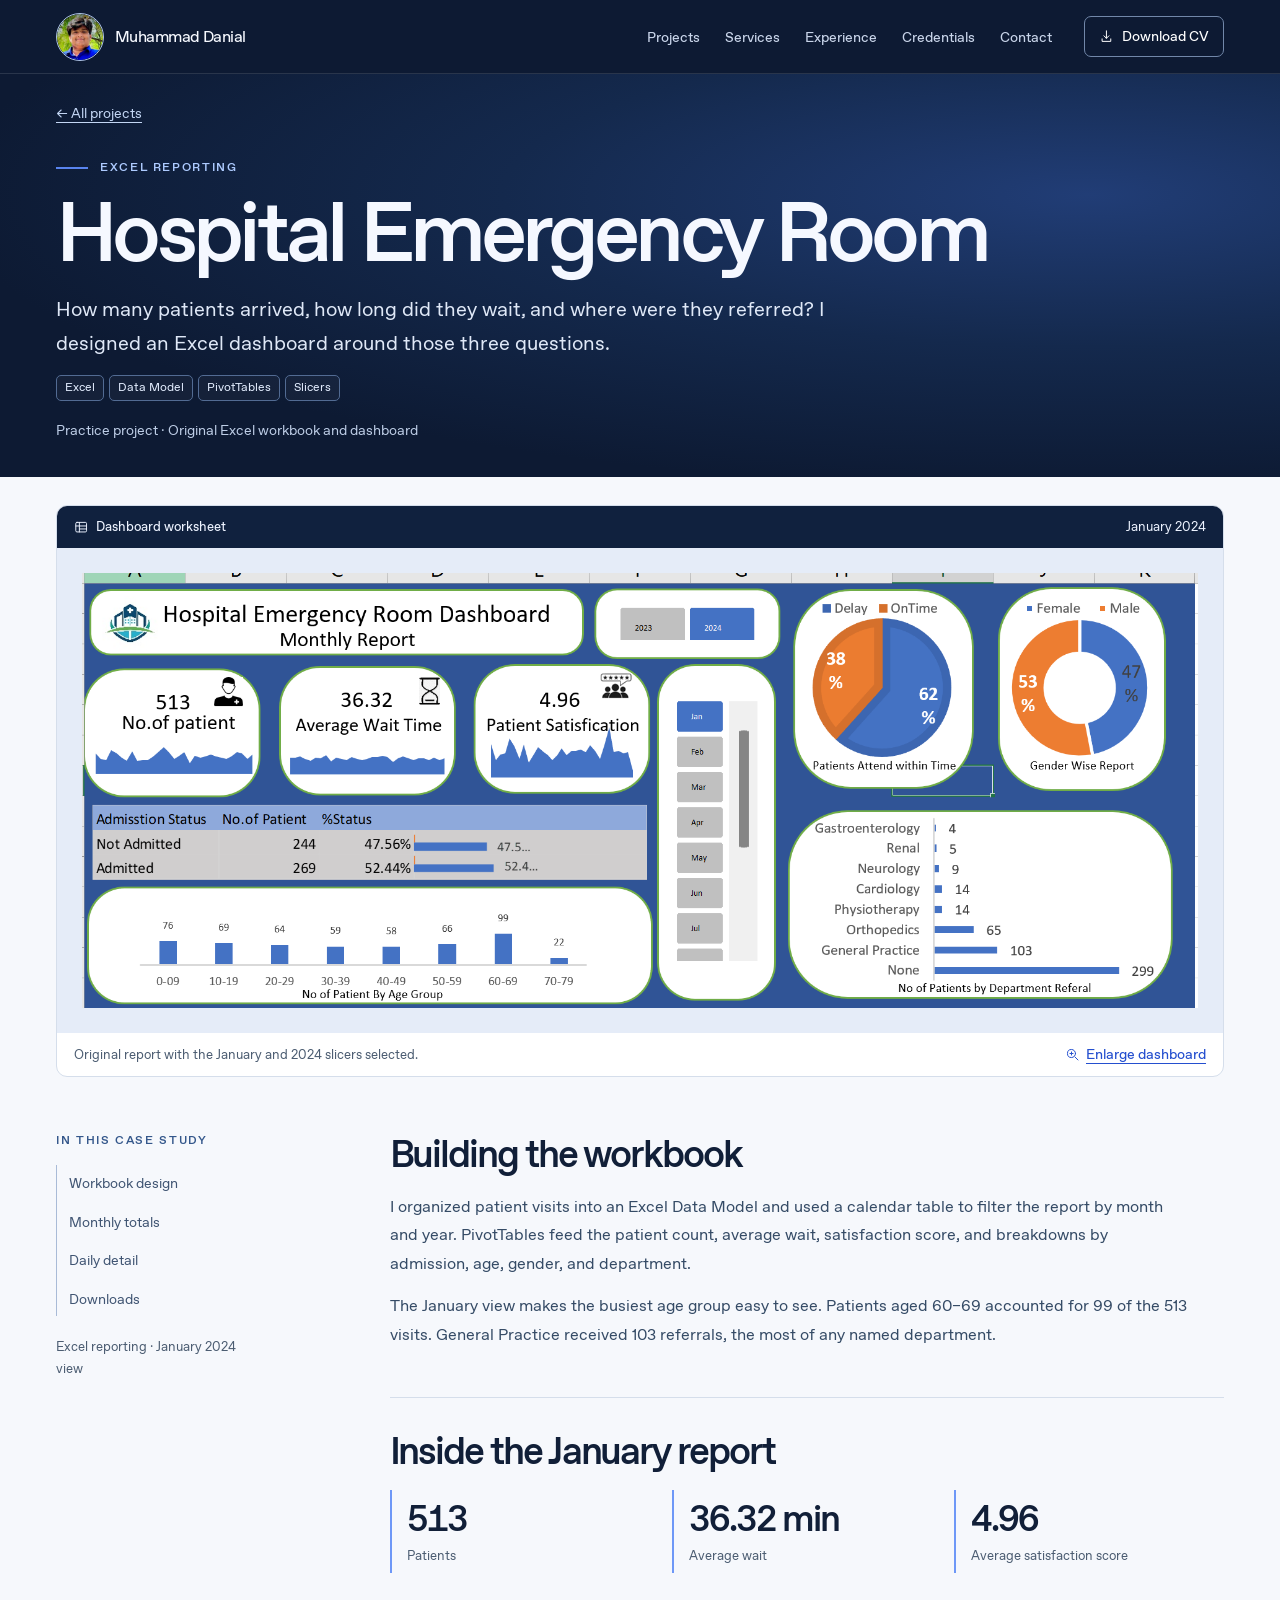
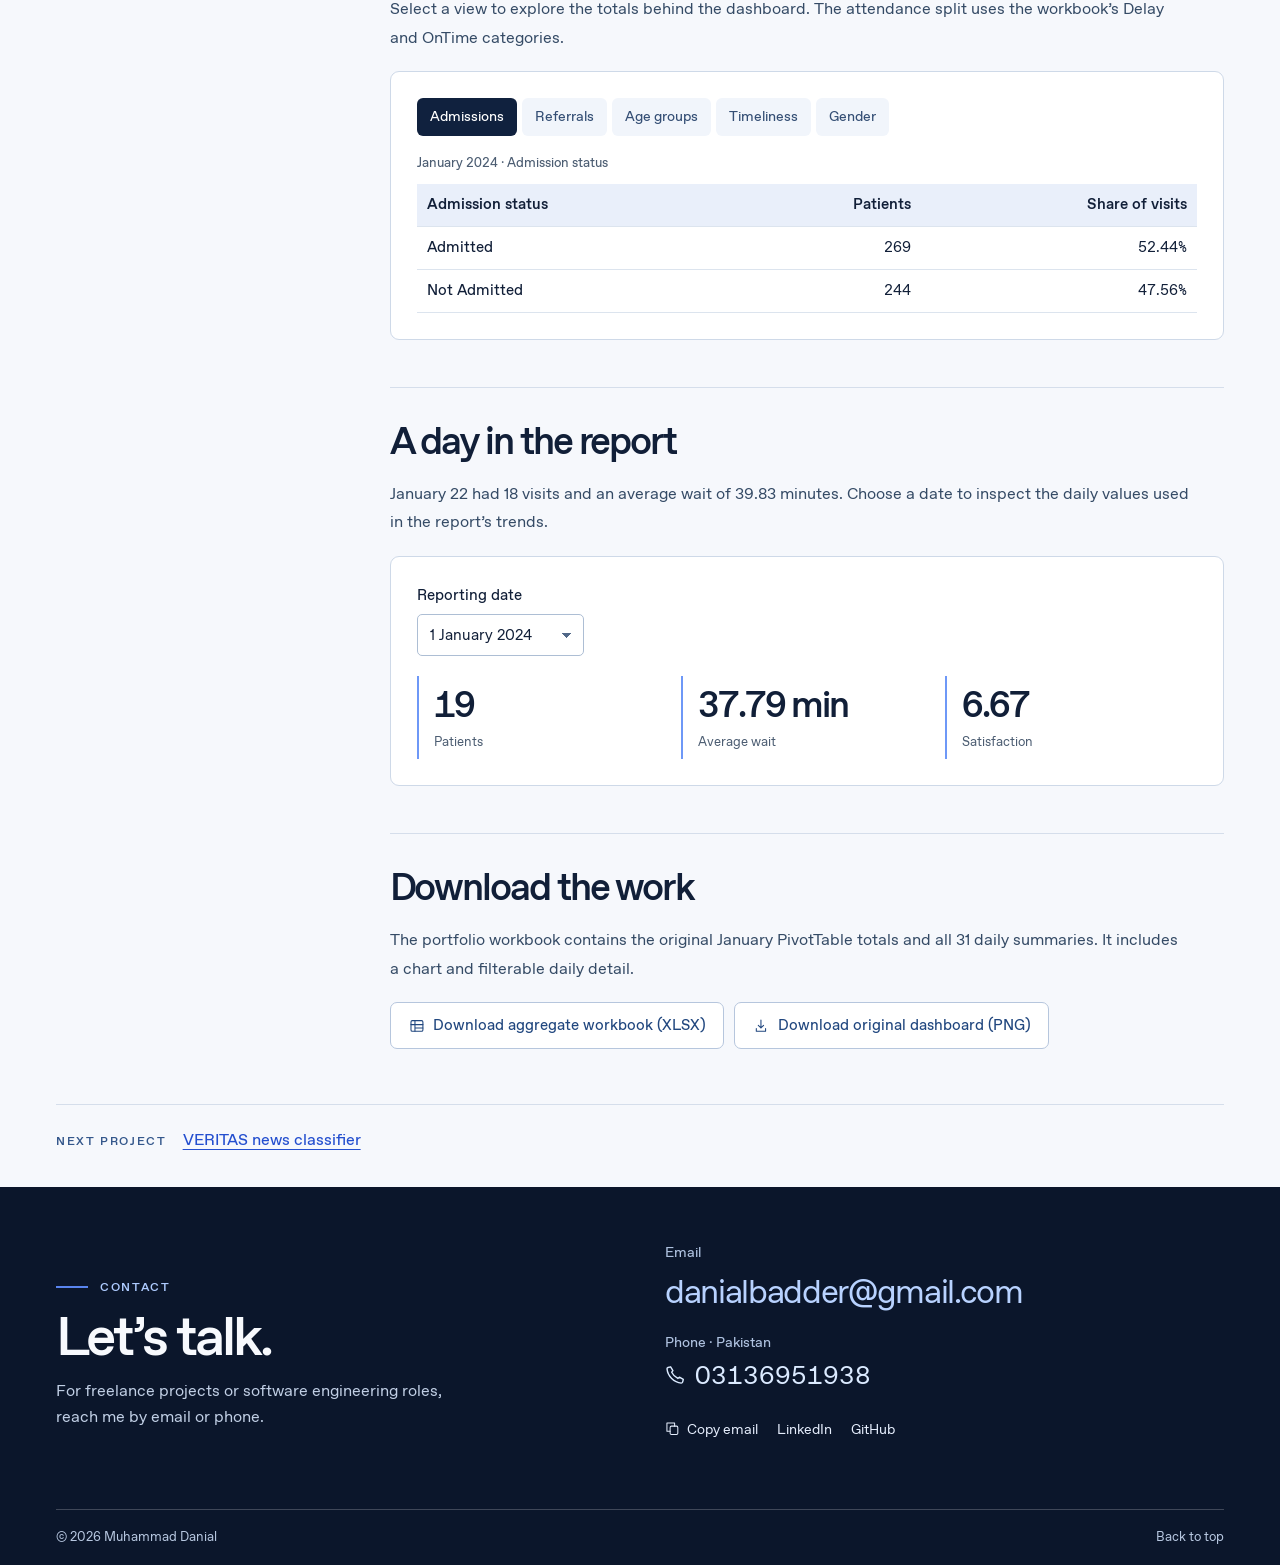
<file: work/emergency-room.html>
<!doctype html>
<html lang="en" id="top"><head>
<meta charset="utf-8"><meta name="viewport" content="width=device-width,initial-scale=1">
<title>Hospital Emergency Room Dashboard | Muhammad Danial</title><meta name="description" content="An original Excel dashboard with January 2024 patient flow, daily wait times, admissions, and referrals."><meta name="theme-color" content="#0d1a33">
<link rel="canonical" href="https://danialbadder-se.github.io/work/emergency-room.html"><meta property="og:title" content="Hospital Emergency Room Dashboard | Muhammad Danial"><meta property="og:description" content="An original Excel dashboard with January 2024 patient flow, daily wait times, admissions, and referrals."><meta property="og:url" content="https://danialbadder-se.github.io/work/emergency-room.html"><meta property="og:type" content="website">
<meta property="og:image" content="https://danialbadder-se.github.io/assets/portfolio-preview.jpg"><meta property="og:image:width" content="1200"><meta property="og:image:height" content="630"><meta property="og:image:alt" content="Muhammad Danial’s software engineering portfolio with an excerpt from his original NTDC workbook."><meta name="twitter:card" content="summary_large_image">
<link rel="icon" href="/assets/danial-avatar.png" type="image/png" sizes="144x144"><link rel="preload" href="/assets/sans-regular.woff2" as="font" type="font/woff2" crossorigin><link rel="preload" href="/assets/sans-semibold.woff2" as="font" type="font/woff2" crossorigin>
<link rel="stylesheet" href="/styles.css"><script defer src="/script.js"></script></head>
<body><a class="skip" href="#main">Skip to content</a>
<header class="global-header"><div class="shell header-row">
  <a href="/" class="wordmark" aria-label="Muhammad Danial, home"><img class="profile-photo" src="/assets/danial-avatar.png" width="48" height="48" alt=""><span class="wordmark-name">Muhammad Danial</span></a>
  <nav class="desktop-nav" aria-label="Main"><a href="/#work">Projects</a><a href="/#services">Services</a><a href="/#experience">Experience</a><a href="/#credentials">Credentials</a><a href="/#contact">Contact</a></nav>
  <a class="header-cv" href="/documents/Muhammad_Danial_International_Resume.pdf" download><svg class="icon" aria-hidden="true" width="20" height="20" viewBox="0 0 24 24" fill="none" stroke="currentColor" stroke-width="1.6" stroke-linecap="round" stroke-linejoin="round"><path d="M12 3v12m-4-4 4 4 4-4M5 16v4h14v-4"/></svg> Download CV</a>
  <button class="nav-toggle" type="button" aria-expanded="false" aria-controls="mobile-nav" aria-label="Open menu"><svg class="icon" aria-hidden="true" width="20" height="20" viewBox="0 0 24 24" fill="none" stroke="currentColor" stroke-width="1.6" stroke-linecap="round" stroke-linejoin="round"><path d="M3 7h18M3 12h18M3 17h18"/></svg></button>
</div><nav id="mobile-nav" class="mobile-nav shell" aria-label="Mobile" hidden><a href="/#work">Projects</a><a href="/#services">Services</a><a href="/#experience">Experience</a><a href="/#credentials">Credentials</a><a href="/#contact">Contact</a></nav></header><main id="main"><header class="case-mast"><div class="case-head shell"><a class="breadcrumb" href="/#work"><span aria-hidden="true">←</span> All projects</a><span class="kicker rule">Excel reporting</span><h1>Hospital Emergency Room</h1><p class="case-lead">How many patients arrived, how long did they wait, and where were they referred? I designed an Excel dashboard around those three questions.</p><ul class="tags" aria-label="Tools"><li>Excel</li><li>Data Model</li><li>PivotTables</li><li>Slicers</li></ul><p class="case-meta">Practice project · Original Excel workbook and dashboard</p></div></header><figure class="shell er-figure"><div class="figure-band"><span><svg class="icon" aria-hidden="true" width="20" height="20" viewBox="0 0 24 24" fill="none" stroke="currentColor" stroke-width="1.6" stroke-linecap="round" stroke-linejoin="round"><rect x="3" y="4" width="18" height="16" rx="2"/><path d="M3 10h18M9 4v16m0-5h12"/></svg> Dashboard worksheet</span><span>January 2024</span></div><a href="/assets/emergency-room-dashboard.png" class="image-target " target="_blank" rel="noopener" data-lightbox="Original Hospital Emergency Room dashboard" aria-label="Enlarge Original Hospital Emergency Room dashboard"><img src="/assets/emergency-room-dashboard.png" alt="January 2024 dashboard with a monthly patient total of 513, a 36.32 average wait, and a 4.96 satisfaction score." loading="lazy"></a><figcaption>Original report with the January and 2024 slicers selected. <a class="image-link" href="/assets/emergency-room-dashboard.png" target="_blank" rel="noopener" data-lightbox="Original Hospital Emergency Room dashboard"><svg class="icon" aria-hidden="true" width="20" height="20" viewBox="0 0 24 24" fill="none" stroke="currentColor" stroke-width="1.6" stroke-linecap="round" stroke-linejoin="round"><circle cx="10.5" cy="10.5" r="6.5"/><path d="M16 16l5 5M8 10.5h5m-2.5-2.5v5"/></svg> Enlarge dashboard</a></figcaption></figure><div class="shell case-layout"><aside class="case-aside"><div><span class="kicker">In this case study</span><nav aria-label="Case study sections"><a href="#build">Workbook design</a><a href="#report">Monthly totals</a><a href="#daily">Daily detail</a><a href="#downloads">Downloads</a></nav><p>Excel reporting · January 2024 view</p></div></aside><div class="case-content"><section class="case-section" id="build"><h2>Building the workbook</h2><p>I organized patient visits into an Excel Data Model and used a calendar table to filter the report by month and year. PivotTables feed the patient count, average wait, satisfaction score, and breakdowns by admission, age, gender, and department.</p><p>The January view makes the busiest age group easy to see. Patients aged 60–69 accounted for 99 of the 513 visits. General Practice received 103 referrals, the most of any named department.</p></section><section class="case-section" id="report"><h2>Inside the January report</h2><dl class="kpis"><div><dt>Patients</dt><dd>513</dd></div><div><dt>Average wait</dt><dd>36.32 min</dd></div><div><dt>Average satisfaction score</dt><dd>4.96</dd></div></dl><p>Select a view to explore the totals behind the dashboard. The attendance split uses the workbook’s Delay and OnTime categories.</p><div class="interactive-box" data-switch><div class="choice-row" role="group" aria-label="Choose reporting view"><button data-choice="admissions" aria-pressed="true">Admissions</button><button data-choice="referrals" aria-pressed="false">Referrals</button><button data-choice="ages" aria-pressed="false">Age groups</button><button data-choice="timeliness" aria-pressed="false">Timeliness</button><button data-choice="gender" aria-pressed="false">Gender</button></div><div data-panel="admissions"><div class="table-scroll " tabindex="0" role="region" aria-label="January 2024 · Admission status"><table><caption>January 2024 · Admission status</caption><thead><tr><th scope="col">Admission status</th><th scope="col">Patients</th><th scope="col">Share of visits</th></tr></thead><tbody><tr><th scope="row">Admitted</th><td>269</td><td>52.44%</td></tr><tr><th scope="row">Not Admitted</th><td>244</td><td>47.56%</td></tr></tbody></table></div></div><div data-panel="referrals" hidden><div class="table-scroll " tabindex="0" role="region" aria-label="January 2024 · Department referral"><table><caption>January 2024 · Department referral</caption><thead><tr><th scope="col">Department referral</th><th scope="col">Patients</th><th scope="col">Share of visits</th></tr></thead><tbody><tr><th scope="row">No referral</th><td>299</td><td>58.28%</td></tr><tr><th scope="row">General Practice</th><td>103</td><td>20.08%</td></tr><tr><th scope="row">Orthopedics</th><td>65</td><td>12.67%</td></tr><tr><th scope="row">Physiotherapy</th><td>14</td><td>2.73%</td></tr><tr><th scope="row">Cardiology</th><td>14</td><td>2.73%</td></tr><tr><th scope="row">Neurology</th><td>9</td><td>1.75%</td></tr><tr><th scope="row">Renal</th><td>5</td><td>0.97%</td></tr><tr><th scope="row">Gastroenterology</th><td>4</td><td>0.78%</td></tr></tbody></table></div></div><div data-panel="ages" hidden><div class="table-scroll " tabindex="0" role="region" aria-label="January 2024 · Age group"><table><caption>January 2024 · Age group</caption><thead><tr><th scope="col">Age group</th><th scope="col">Patients</th><th scope="col">Share of visits</th></tr></thead><tbody><tr><th scope="row">0-09</th><td>76</td><td>14.81%</td></tr><tr><th scope="row">10-19</th><td>69</td><td>13.45%</td></tr><tr><th scope="row">20-29</th><td>64</td><td>12.48%</td></tr><tr><th scope="row">30-39</th><td>59</td><td>11.50%</td></tr><tr><th scope="row">40-49</th><td>58</td><td>11.31%</td></tr><tr><th scope="row">50-59</th><td>66</td><td>12.87%</td></tr><tr><th scope="row">60-69</th><td>99</td><td>19.30%</td></tr><tr><th scope="row">70-79</th><td>22</td><td>4.29%</td></tr></tbody></table></div></div><div data-panel="timeliness" hidden><div class="table-scroll " tabindex="0" role="region" aria-label="January 2024 · Attendance"><table><caption>January 2024 · Attendance</caption><thead><tr><th scope="col">Attendance</th><th scope="col">Patients</th><th scope="col">Share of visits</th></tr></thead><tbody><tr><th scope="row">Delay</th><td>316</td><td>61.60%</td></tr><tr><th scope="row">OnTime</th><td>197</td><td>38.40%</td></tr></tbody></table></div></div><div data-panel="gender" hidden><div class="table-scroll " tabindex="0" role="region" aria-label="January 2024 · Patient gender"><table><caption>January 2024 · Patient gender</caption><thead><tr><th scope="col">Patient gender</th><th scope="col">Patients</th><th scope="col">Share of visits</th></tr></thead><tbody><tr><th scope="row">Female</th><td>241</td><td>46.98%</td></tr><tr><th scope="row">Male</th><td>272</td><td>53.02%</td></tr></tbody></table></div></div></div></section><section class="case-section" id="daily"><h2>A day in the report</h2><p>January 22 had 18 visits and an average wait of 39.83 minutes. Choose a date to inspect the daily values used in the report’s trends.</p><div class="day-box"><label for="day-select">Reporting date</label><select id="day-select"><option value="1">1 January 2024</option><option value="2">2 January 2024</option><option value="3">3 January 2024</option><option value="4">4 January 2024</option><option value="5">5 January 2024</option><option value="6">6 January 2024</option><option value="7">7 January 2024</option><option value="8">8 January 2024</option><option value="9">9 January 2024</option><option value="10">10 January 2024</option><option value="11">11 January 2024</option><option value="12">12 January 2024</option><option value="13">13 January 2024</option><option value="14">14 January 2024</option><option value="15">15 January 2024</option><option value="16">16 January 2024</option><option value="17">17 January 2024</option><option value="18">18 January 2024</option><option value="19">19 January 2024</option><option value="20">20 January 2024</option><option value="21">21 January 2024</option><option value="22">22 January 2024</option><option value="23">23 January 2024</option><option value="24">24 January 2024</option><option value="25">25 January 2024</option><option value="26">26 January 2024</option><option value="27">27 January 2024</option><option value="28">28 January 2024</option><option value="29">29 January 2024</option><option value="30">30 January 2024</option><option value="31">31 January 2024</option></select><dl class="kpis" aria-live="polite"><div><dt>Patients</dt><dd id="day-visits">19</dd></div><div><dt>Average wait</dt><dd id="day-wait">37.79 min</dd></div><div><dt>Satisfaction</dt><dd id="day-score">6.67</dd></div></dl></div></section><section class="case-section" id="downloads"><h2>Download the work</h2><p>The portfolio workbook contains the original January PivotTable totals and all 31 daily summaries. It includes a chart and filterable daily detail.</p><div class="downloads"><a class="button resource" href="/documents/ER-January-2024-Portfolio.xlsx" download><svg class="icon" aria-hidden="true" width="20" height="20" viewBox="0 0 24 24" fill="none" stroke="currentColor" stroke-width="1.6" stroke-linecap="round" stroke-linejoin="round"><rect x="3" y="4" width="18" height="16" rx="2"/><path d="M3 10h18M9 4v16m0-5h12"/></svg>Download aggregate workbook (XLSX)</a><a class="button resource" href="/assets/emergency-room-dashboard.png" download><svg class="icon" aria-hidden="true" width="20" height="20" viewBox="0 0 24 24" fill="none" stroke="currentColor" stroke-width="1.6" stroke-linecap="round" stroke-linejoin="round"><path d="M12 3v12m-4-4 4 4 4-4M5 16v4h14v-4"/></svg>Download original dashboard (PNG)</a></div></section></div></div><div class="next-project shell"><span class="kicker">Next project</span><a href="/work/veritas.html">VERITAS news classifier</a></div></main>
<footer id="contact"><div class="shell footer-top">
  <div><span class="kicker rule light">Contact</span><h2>Let’s talk.</h2><p>For freelance projects or software engineering roles, reach me by email or phone.</p></div>
  <div class="contact-actions"><div class="contact-line"><span>Email</span><a class="contact-mail" href="mailto:danialbadder@gmail.com">danialbadder@gmail.com</a></div><div class="contact-line"><span>Phone · Pakistan</span><a class="contact-phone" href="tel:+923136951938"><svg class="icon" aria-hidden="true" width="20" height="20" viewBox="0 0 24 24" fill="none" stroke="currentColor" stroke-width="1.6" stroke-linecap="round" stroke-linejoin="round"><path d="M6.4 3.2 9 7.6 7.6 9.4c1.5 3.1 3.9 5.5 7 7l1.8-1.4 4.4 2.6-.8 3c-.2.7-.8 1.1-1.5 1.1C10.2 20.9 3.1 13.8 2.3 5.5c0-.7.4-1.3 1.1-1.5z"/></svg> 03136951938</a></div><div class="inline-links"><button type="button" data-copy><svg class="icon" aria-hidden="true" width="20" height="20" viewBox="0 0 24 24" fill="none" stroke="currentColor" stroke-width="1.6" stroke-linecap="round" stroke-linejoin="round"><rect x="8" y="8" width="12" height="13" rx="2"/><path d="M15 8V3H3v13h5"/></svg> Copy email</button><a href="https://www.linkedin.com/in/muhammad-danial-6a27342bb">LinkedIn</a><a href="https://github.com/danialbadder-se">GitHub</a></div><span class="copy-status" role="status"></span></div>
</div><div class="shell footer-bottom"><span>© 2026 Muhammad Danial</span><a href="#top">Back to top</a></div></footer>
<dialog id="image-dialog" aria-labelledby="image-title"><div class="modal-bar"><h2 id="image-title">Document preview</h2><button type="button" data-close aria-label="Close preview"><svg class="icon" aria-hidden="true" width="20" height="20" viewBox="0 0 24 24" fill="none" stroke="currentColor" stroke-width="1.6" stroke-linecap="round" stroke-linejoin="round"><path d="m5 5 14 14m-14 0L19 5"/></svg></button></div><img alt=""><a class="full-image" target="_blank" rel="noopener">Open full-size image</a></dialog><script type="application/json" id="page-data">{"period": "January 2024", "visits": 513, "wait": 36.32358674463938, "satisfaction": 4.959183673469388, "admissions": [["Admitted", 269], ["Not Admitted", 244]], "ages": [["0-09", 76], ["10-19", 69], ["20-29", 64], ["30-39", 59], ["40-49", 58], ["50-59", 66], ["60-69", 99], ["70-79", 22]], "timeliness": [["Delay", 316], ["OnTime", 197]], "gender": [["Female", 241], ["Male", 272]], "referrals": [["None", 299], ["General Practice", 103], ["Orthopedics", 65], ["Physiotherapy", 14], ["Cardiology", 14], ["Neurology", 9], ["Renal", 5], ["Gastroenterology", 4]], "daily": [{"day": 1, "visits": 19, "wait": 37.78947368421053, "satisfaction": 6.666666666666667}, {"day": 2, "visits": 14, "wait": 38.214285714285715, "satisfaction": 3.5}, {"day": 3, "visits": 13, "wait": 40.92307692307692, "satisfaction": 4.5}, {"day": 4, "visits": 22, "wait": 34.5, "satisfaction": 4.8}, {"day": 5, "visits": 19, "wait": 30.68421052631579, "satisfaction": 7.75}, {"day": 6, "visits": 15, "wait": 37.666666666666664, "satisfaction": 6.2}, {"day": 7, "visits": 12, "wait": 36.083333333333336, "satisfaction": 3.75}, {"day": 8, "visits": 21, "wait": 43.523809523809526, "satisfaction": 6.5}, {"day": 9, "visits": 12, "wait": 29.5, "satisfaction": 3.0}, {"day": 10, "visits": 13, "wait": 38.07692307692308, "satisfaction": 4.5}, {"day": 11, "visits": 13, "wait": 35.84615384615385, "satisfaction": 6.0}, {"day": 12, "visits": 16, "wait": 32.625, "satisfaction": 5.2}, {"day": 13, "visits": 20, "wait": 39.2, "satisfaction": 4.4}, {"day": 14, "visits": 25, "wait": 35.28, "satisfaction": 3.4545454545454546}, {"day": 15, "visits": 20, "wait": 32.55, "satisfaction": 4.4}, {"day": 16, "visits": 14, "wait": 35.642857142857146, "satisfaction": 5.833333333333333}, {"day": 17, "visits": 17, "wait": 38.76470588235294, "satisfaction": 4.444444444444445}, {"day": 18, "visits": 20, "wait": 39.9, "satisfaction": 5.333333333333333}, {"day": 19, "visits": 10, "wait": 41.6, "satisfaction": 5.333333333333333}, {"day": 20, "visits": 17, "wait": 39.470588235294116, "satisfaction": 5.571428571428571}, {"day": 21, "visits": 15, "wait": 27.733333333333334, "satisfaction": 5.0}, {"day": 22, "visits": 16, "wait": 36.875, "satisfaction": 6.4}, {"day": 23, "visits": 18, "wait": 40.333333333333336, "satisfaction": 5.333333333333333}, {"day": 24, "visits": 16, "wait": 36.5, "satisfaction": 3.75}, {"day": 25, "visits": 15, "wait": 32.86666666666667, "satisfaction": 6.333333333333333}, {"day": 26, "visits": 14, "wait": 36.642857142857146, "satisfaction": 10.0}, {"day": 27, "visits": 16, "wait": 36.5625, "satisfaction": 5.0}, {"day": 28, "visits": 20, "wait": 32.15, "satisfaction": 5.333333333333333}, {"day": 29, "visits": 19, "wait": 38.36842105263158, "satisfaction": 4.8}, {"day": 30, "visits": 14, "wait": 33.07142857142857, "satisfaction": 5.0}, {"day": 31, "visits": 18, "wait": 36.44444444444444, "satisfaction": 1.4}]}</script></body></html>
</file>
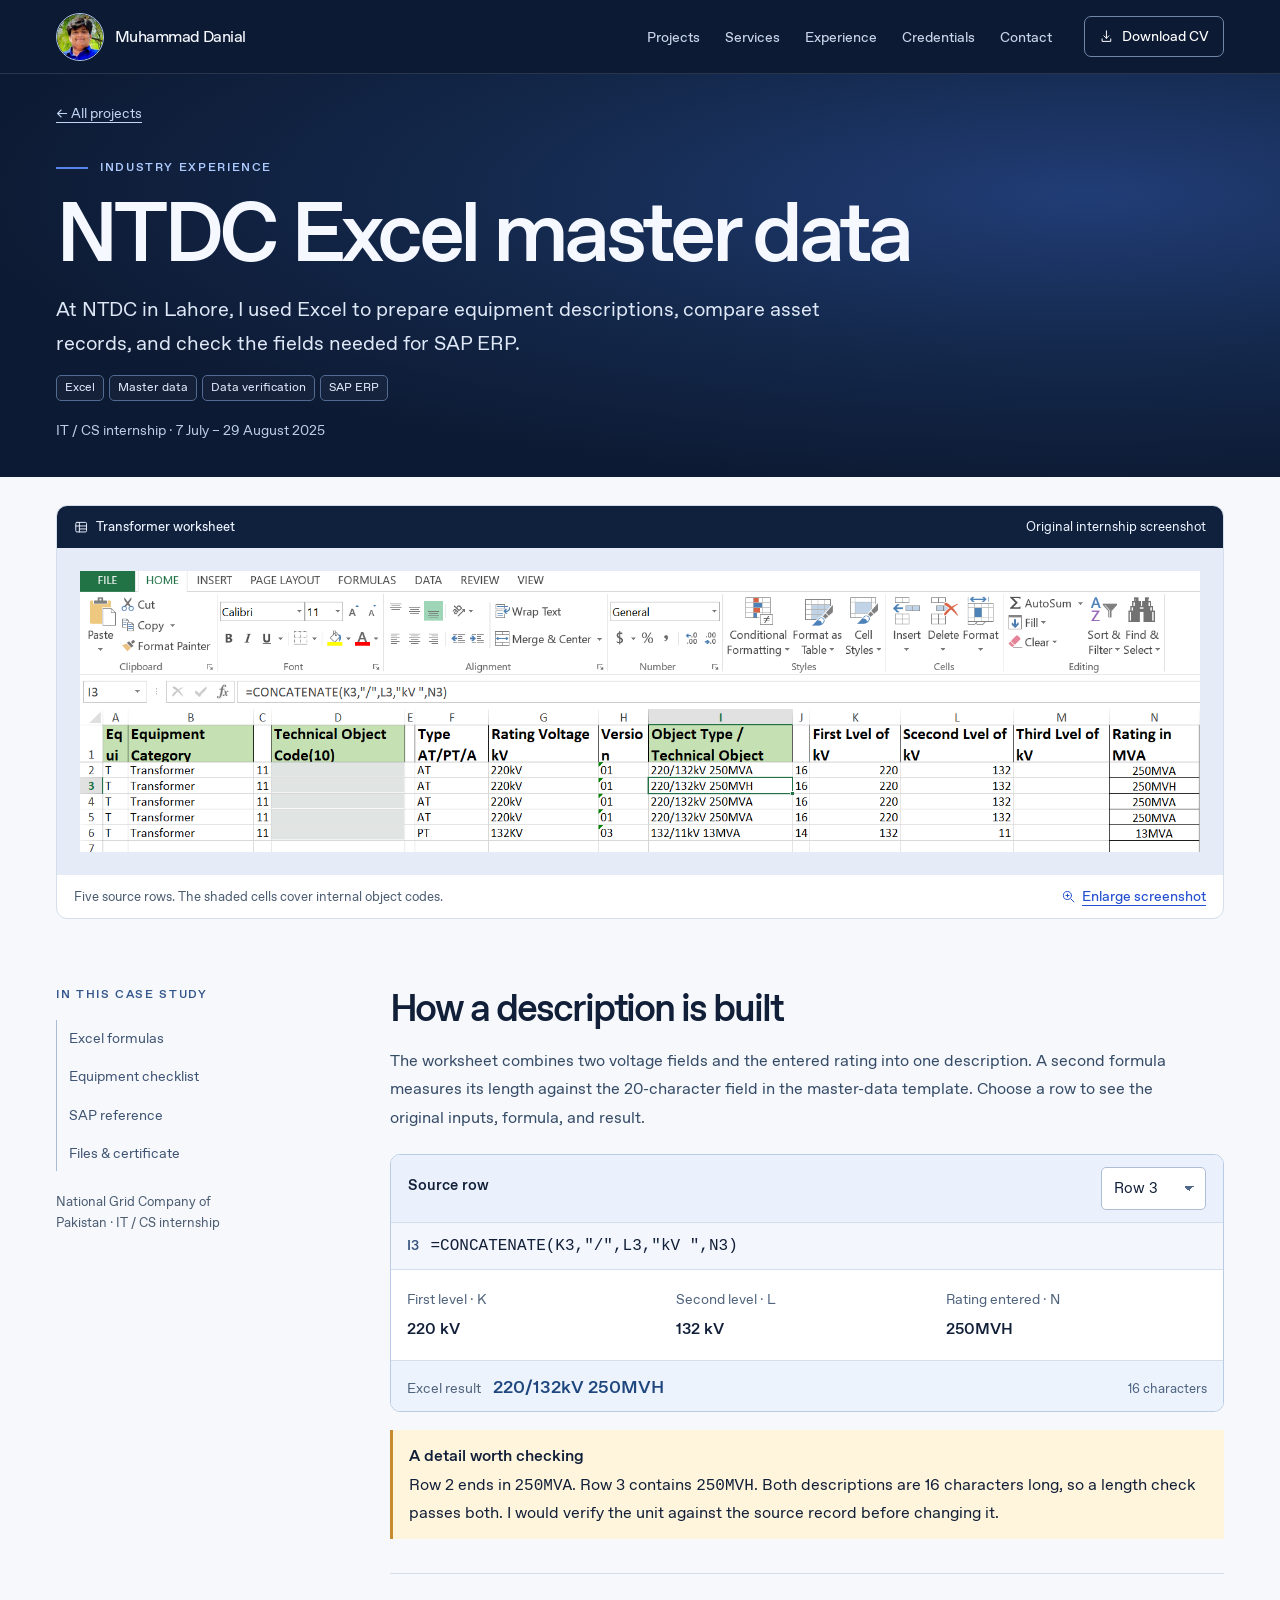
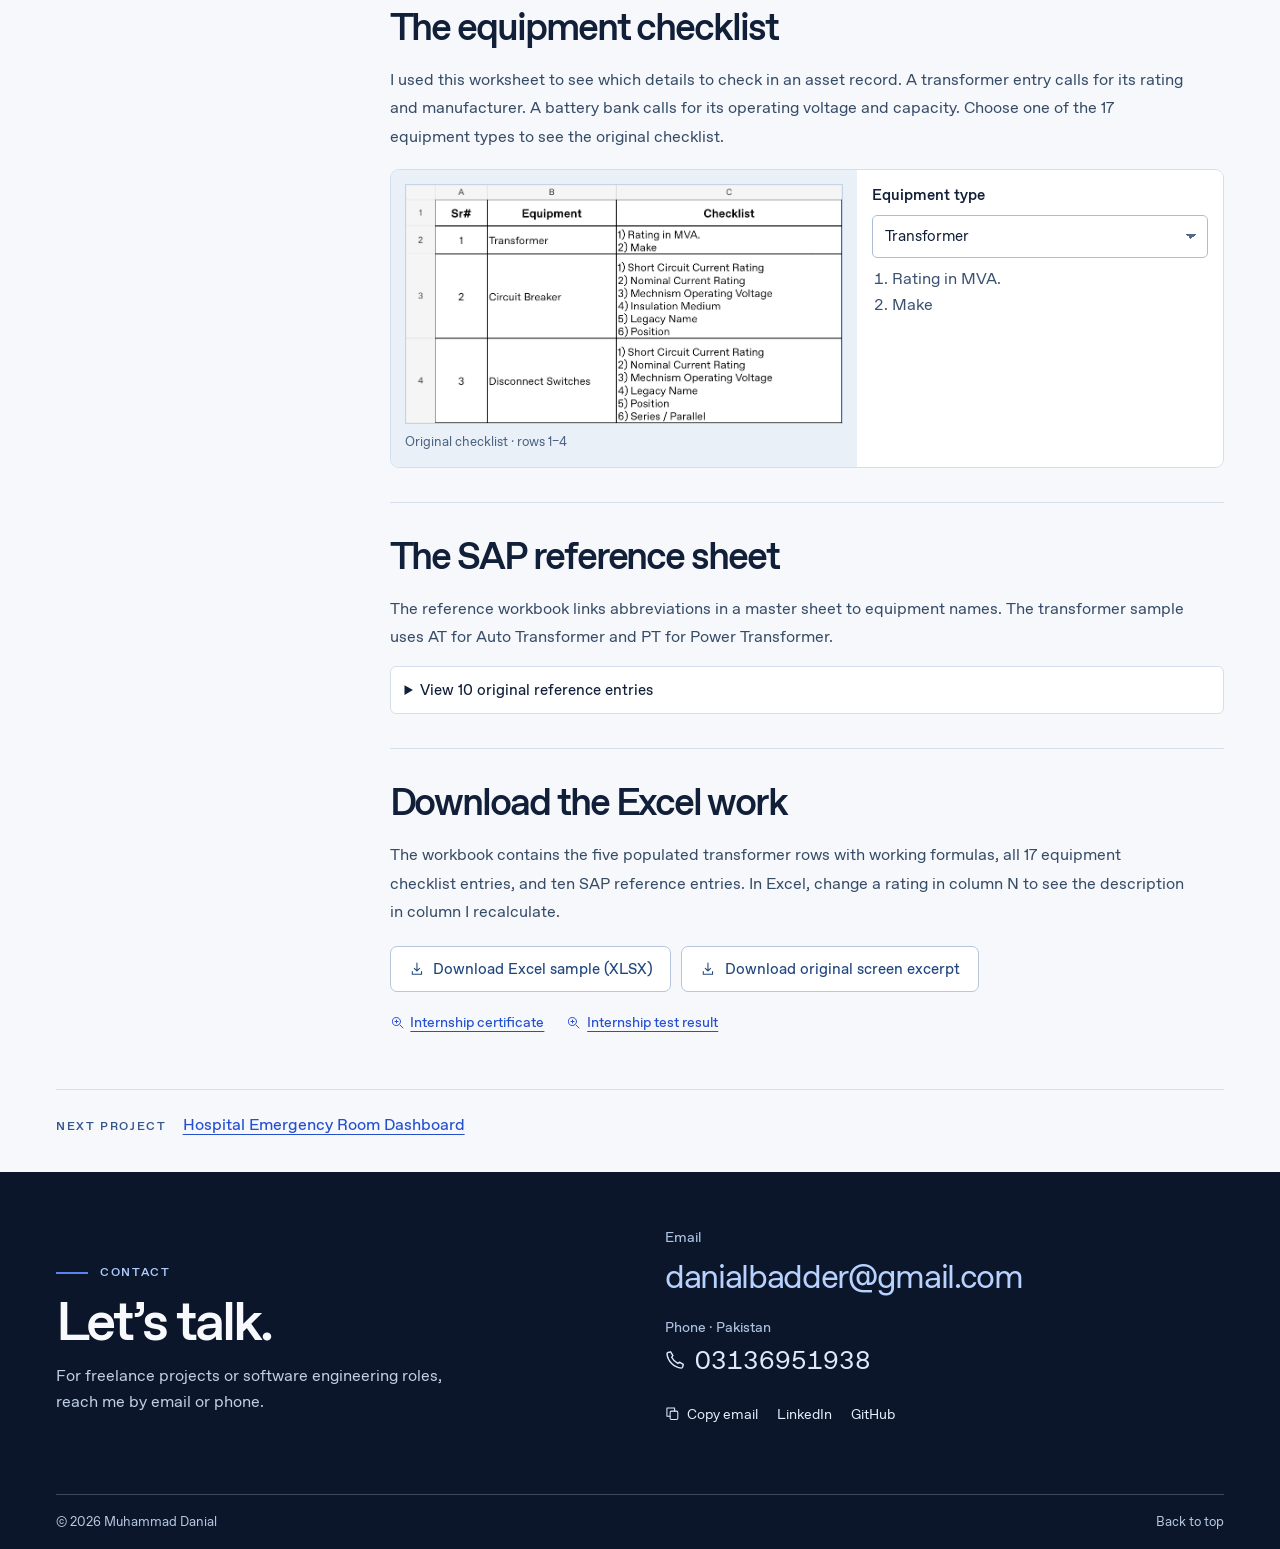
<file: work/ntdc-excel.html>
<!doctype html>
<html lang="en" id="top"><head>
<meta charset="utf-8"><meta name="viewport" content="width=device-width,initial-scale=1">
<title>NTDC Excel Internship Work | Muhammad Danial</title><meta name="description" content="See the original NTDC Excel screen, inspect the master-data formulas, and download the equipment checklist and SAP reference sample."><meta name="theme-color" content="#0d1a33">
<link rel="canonical" href="https://danialbadder-se.github.io/work/ntdc-excel.html"><meta property="og:title" content="NTDC Excel Internship Work | Muhammad Danial"><meta property="og:description" content="See the original NTDC Excel screen, inspect the master-data formulas, and download the equipment checklist and SAP reference sample."><meta property="og:url" content="https://danialbadder-se.github.io/work/ntdc-excel.html"><meta property="og:type" content="website">
<meta property="og:image" content="https://danialbadder-se.github.io/assets/portfolio-preview.jpg"><meta property="og:image:width" content="1200"><meta property="og:image:height" content="630"><meta property="og:image:alt" content="Muhammad Danial’s software engineering portfolio with an excerpt from his original NTDC workbook."><meta name="twitter:card" content="summary_large_image">
<link rel="icon" href="/assets/danial-avatar.png" type="image/png" sizes="144x144"><link rel="preload" href="/assets/sans-regular.woff2" as="font" type="font/woff2" crossorigin><link rel="preload" href="/assets/sans-semibold.woff2" as="font" type="font/woff2" crossorigin>
<link rel="stylesheet" href="/styles.css"><script defer src="/script.js"></script></head>
<body><a class="skip" href="#main">Skip to content</a>
<header class="global-header"><div class="shell header-row">
  <a href="/" class="wordmark" aria-label="Muhammad Danial, home"><img class="profile-photo" src="/assets/danial-avatar.png" width="48" height="48" alt=""><span class="wordmark-name">Muhammad Danial</span></a>
  <nav class="desktop-nav" aria-label="Main"><a href="/#work">Projects</a><a href="/#services">Services</a><a href="/#experience">Experience</a><a href="/#credentials">Credentials</a><a href="/#contact">Contact</a></nav>
  <a class="header-cv" href="/documents/Muhammad_Danial_International_Resume.pdf" download><svg class="icon" aria-hidden="true" width="20" height="20" viewBox="0 0 24 24" fill="none" stroke="currentColor" stroke-width="1.6" stroke-linecap="round" stroke-linejoin="round"><path d="M12 3v12m-4-4 4 4 4-4M5 16v4h14v-4"/></svg> Download CV</a>
  <button class="nav-toggle" type="button" aria-expanded="false" aria-controls="mobile-nav" aria-label="Open menu"><svg class="icon" aria-hidden="true" width="20" height="20" viewBox="0 0 24 24" fill="none" stroke="currentColor" stroke-width="1.6" stroke-linecap="round" stroke-linejoin="round"><path d="M3 7h18M3 12h18M3 17h18"/></svg></button>
</div><nav id="mobile-nav" class="mobile-nav shell" aria-label="Mobile" hidden><a href="/#work">Projects</a><a href="/#services">Services</a><a href="/#experience">Experience</a><a href="/#credentials">Credentials</a><a href="/#contact">Contact</a></nav></header><main id="main"><header class="case-mast"><div class="case-head shell"><a class="breadcrumb" href="/#work"><span aria-hidden="true">←</span> All projects</a><span class="kicker rule">Industry experience</span><h1>NTDC Excel master data</h1><p class="case-lead">At NTDC in Lahore, I used Excel to prepare equipment descriptions, compare asset records, and check the fields needed for SAP ERP.</p><ul class="tags" aria-label="Tools"><li>Excel</li><li>Master data</li><li>Data verification</li><li>SAP ERP</li></ul><p class="case-meta">IT / CS internship · 7 July – 29 August 2025</p></div></header><figure class="er-figure ntdc-figure shell"><div class="figure-band"><span><svg class="icon" aria-hidden="true" width="20" height="20" viewBox="0 0 24 24" fill="none" stroke="currentColor" stroke-width="1.6" stroke-linecap="round" stroke-linejoin="round"><rect x="3" y="4" width="18" height="16" rx="2"/><path d="M3 10h18M9 4v16m0-5h12"/></svg> Transformer worksheet</span><span>Original internship screenshot</span></div><a href="/assets/ntdc-excel-screen.webp" class="image-target " target="_blank" rel="noopener" data-lightbox="Original NTDC Excel worksheet and formula bar" aria-label="Enlarge Original NTDC Excel worksheet and formula bar"><img src="/assets/ntdc-excel-screen.webp" alt="Original Excel screenshot showing the formula bar and five populated transformer rows." loading="lazy"></a><figcaption><span>Five source rows. The shaded cells cover internal object codes.</span><a class="image-link" href="/assets/ntdc-excel-screen.webp" target="_blank" rel="noopener" data-lightbox="Original NTDC Excel worksheet and formula bar"><svg class="icon" aria-hidden="true" width="20" height="20" viewBox="0 0 24 24" fill="none" stroke="currentColor" stroke-width="1.6" stroke-linecap="round" stroke-linejoin="round"><circle cx="10.5" cy="10.5" r="6.5"/><path d="M16 16l5 5M8 10.5h5m-2.5-2.5v5"/></svg> Enlarge screenshot</a></figcaption></figure><div class="shell case-layout"><aside class="case-aside"><div><span class="kicker">In this case study</span><nav aria-label="Case study sections"><a href="#formula">Excel formulas</a><a href="#checklist">Equipment checklist</a><a href="#sap">SAP reference</a><a href="#downloads">Files & certificate</a></nav><p>National Grid Company of Pakistan · IT / CS internship</p></div></aside><div class="case-content"><section class="case-section" id="formula"><h2>How a description is built</h2><p>The worksheet combines two voltage fields and the entered rating into one description. A second formula measures its length against the 20-character field in the master-data template. Choose a row to see the original inputs, formula, and result.</p><div class="worksheet-inspector">
      <div class="inspector-top"><label for="internship-row">Source row</label><select id="internship-row"><option value="2">Row 2</option><option value="3" selected>Row 3</option><option value="4">Row 4</option><option value="5">Row 5</option><option value="6">Row 6</option></select></div>
      <div class="inspector-formula"><span id="internship-cell">I3</span><code id="internship-formula">=CONCATENATE(K3,&quot;/&quot;,L3,&quot;kV &quot;,N3)</code></div>
      <dl class="field-values"><div><dt>First level · K</dt><dd id="internship-level-one">220 kV</dd></div><div><dt>Second level · L</dt><dd id="internship-level-two">132 kV</dd></div><div><dt>Rating entered · N</dt><dd id="internship-rating">250MVH</dd></div></dl>
      <div class="formula-result" aria-live="polite"><span>Excel result</span><strong id="internship-description">220/132kV 250MVH</strong><small id="internship-length">16 characters</small></div></div><aside class="quality-note"><strong>A detail worth checking</strong><p>Row 2 ends in <code>250MVA</code>. Row 3 contains <code>250MVH</code>. Both descriptions are 16 characters long, so a length check passes both. I would verify the unit against the source record before changing it.</p></aside></section><section class="case-section" id="checklist"><h2>The equipment checklist</h2><p>I used this worksheet to see which details to check in an asset record. A transformer entry calls for its rating and manufacturer. A battery bank calls for its operating voltage and capacity. Choose one of the 17 equipment types to see the original checklist.</p><div class="check-exhibit"><div class="check-source"><a href="/assets/ntdc-equipment-checklist.webp" class="image-target " target="_blank" rel="noopener" data-lightbox="Original equipment checklist, rows 1 to 4" aria-label="Enlarge Original equipment checklist, rows 1 to 4"><img src="/assets/ntdc-equipment-checklist.webp" alt="Three equipment entries rendered from the original checklist worksheet." loading="lazy"></a><small>Original checklist · rows 1–4</small></div><div class="check-picker"><label for="equipment-select">Equipment type</label><select id="equipment-select"><option value="1">Transformer</option><option value="2">Circuit Breaker</option><option value="3">Disconnect Switches</option><option value="4">Surge Arrestors</option><option value="5">Battery Bank</option><option value="6">Battery Charger</option><option value="7">CT.MCT</option><option value="8">VT.MVT</option><option value="9">CVT</option><option value="10">CCVT</option><option value="11">Earth Switch</option><option value="12">OLTC</option><option value="13">Bus Bar</option><option value="14">Protecion Relays</option><option value="15">Control Panel</option><option value="16">Relay Panel</option><option value="17">Shunt Reactor</option></select><ol id="equipment-fields" aria-live="polite"><li>Rating in MVA.</li><li>Make</li></ol></div></div></section><section class="case-section" id="sap"><h2>The SAP reference sheet</h2><p>The reference workbook links abbreviations in a master sheet to equipment names. The transformer sample uses AT for Auto Transformer and PT for Power Transformer.</p><details class="detail-table"><summary>View 10 original reference entries</summary><div class="table-scroll " tabindex="0" role="region" aria-label="SAP reference worksheet · selected entries"><table><caption>SAP reference worksheet · selected entries</caption><thead><tr><th scope="col">Abbreviation</th><th scope="col">Detail</th></tr></thead><tbody><tr><th scope="row">AT</th><td>Auto Transformer</td></tr><tr><th scope="row">PT</th><td>Power Transformer</td></tr><tr><th scope="row">AUX</th><td>Auxiliary Tr</td></tr><tr><th scope="row">BA</th><td>Battery Bank</td></tr><tr><th scope="row">BC</th><td>Battery Charger</td></tr><tr><th scope="row">CP</th><td>Control Panel</td></tr><tr><th scope="row">CB</th><td>Circuit Breaker</td></tr><tr><th scope="row">CT</th><td>Current Transformer</td></tr><tr><th scope="row">DS</th><td>Disconnector Switch</td></tr><tr><th scope="row">VT</th><td>Voltage Transformer/Potential Transformer</td></tr></tbody></table></div></details></section><section class="case-section" id="downloads"><h2>Download the Excel work</h2><p>The workbook contains the five populated transformer rows with working formulas, all 17 equipment checklist entries, and ten SAP reference entries. In Excel, change a rating in column N to see the description in column I recalculate.</p><div class="downloads"><a class="button resource" href="/documents/NTDC-Internship-Excel-Samples.xlsx" download><svg class="icon" aria-hidden="true" width="20" height="20" viewBox="0 0 24 24" fill="none" stroke="currentColor" stroke-width="1.6" stroke-linecap="round" stroke-linejoin="round"><path d="M12 3v12m-4-4 4 4 4-4M5 16v4h14v-4"/></svg>Download Excel sample (XLSX)</a><a class="button resource" href="/assets/ntdc-excel-screen.webp" download><svg class="icon" aria-hidden="true" width="20" height="20" viewBox="0 0 24 24" fill="none" stroke="currentColor" stroke-width="1.6" stroke-linecap="round" stroke-linejoin="round"><path d="M12 3v12m-4-4 4 4 4-4M5 16v4h14v-4"/></svg>Download original screen excerpt</a></div><div class="internship-credentials"><a class="image-link" href="/assets/credential-ngc.webp" target="_blank" rel="noopener" data-lightbox="NGC internship certificate excerpt"><svg class="icon" aria-hidden="true" width="20" height="20" viewBox="0 0 24 24" fill="none" stroke="currentColor" stroke-width="1.6" stroke-linecap="round" stroke-linejoin="round"><circle cx="10.5" cy="10.5" r="6.5"/><path d="M16 16l5 5M8 10.5h5m-2.5-2.5v5"/></svg> Internship certificate</a><a class="image-link" href="/assets/ngc-result.webp" target="_blank" rel="noopener" data-lightbox="NTDC internship test result, 46 of 50"><svg class="icon" aria-hidden="true" width="20" height="20" viewBox="0 0 24 24" fill="none" stroke="currentColor" stroke-width="1.6" stroke-linecap="round" stroke-linejoin="round"><circle cx="10.5" cy="10.5" r="6.5"/><path d="M16 16l5 5M8 10.5h5m-2.5-2.5v5"/></svg> Internship test result</a></div></section></div></div><div class="next-project shell"><span class="kicker">Next project</span><a href="/work/emergency-room.html">Hospital Emergency Room Dashboard</a></div></main>
<footer id="contact"><div class="shell footer-top">
  <div><span class="kicker rule light">Contact</span><h2>Let’s talk.</h2><p>For freelance projects or software engineering roles, reach me by email or phone.</p></div>
  <div class="contact-actions"><div class="contact-line"><span>Email</span><a class="contact-mail" href="mailto:danialbadder@gmail.com">danialbadder@gmail.com</a></div><div class="contact-line"><span>Phone · Pakistan</span><a class="contact-phone" href="tel:+923136951938"><svg class="icon" aria-hidden="true" width="20" height="20" viewBox="0 0 24 24" fill="none" stroke="currentColor" stroke-width="1.6" stroke-linecap="round" stroke-linejoin="round"><path d="M6.4 3.2 9 7.6 7.6 9.4c1.5 3.1 3.9 5.5 7 7l1.8-1.4 4.4 2.6-.8 3c-.2.7-.8 1.1-1.5 1.1C10.2 20.9 3.1 13.8 2.3 5.5c0-.7.4-1.3 1.1-1.5z"/></svg> 03136951938</a></div><div class="inline-links"><button type="button" data-copy><svg class="icon" aria-hidden="true" width="20" height="20" viewBox="0 0 24 24" fill="none" stroke="currentColor" stroke-width="1.6" stroke-linecap="round" stroke-linejoin="round"><rect x="8" y="8" width="12" height="13" rx="2"/><path d="M15 8V3H3v13h5"/></svg> Copy email</button><a href="https://www.linkedin.com/in/muhammad-danial-6a27342bb">LinkedIn</a><a href="https://github.com/danialbadder-se">GitHub</a></div><span class="copy-status" role="status"></span></div>
</div><div class="shell footer-bottom"><span>© 2026 Muhammad Danial</span><a href="#top">Back to top</a></div></footer>
<dialog id="image-dialog" aria-labelledby="image-title"><div class="modal-bar"><h2 id="image-title">Document preview</h2><button type="button" data-close aria-label="Close preview"><svg class="icon" aria-hidden="true" width="20" height="20" viewBox="0 0 24 24" fill="none" stroke="currentColor" stroke-width="1.6" stroke-linecap="round" stroke-linejoin="round"><path d="m5 5 14 14m-14 0L19 5"/></svg></button></div><img alt=""><a class="full-image" target="_blank" rel="noopener">Open full-size image</a></dialog><script type="application/json" id="page-data">{"rows": [{"A": "T", "B": "Transformer", "C": 11, "F": "AT", "G": "220kV", "I": "220/132kV 250MVA", "J": 16, "K": 220, "L": 132, "N": "250MVA", "row": 2, "formulas": {"C": "=LEN(B2)", "I": "=CONCATENATE(K2,\"/\",L2,\"kV \",N2)", "J": "=LEN(I2)"}}, {"A": "T", "B": "Transformer", "C": 11, "F": "AT", "G": "220kV", "I": "220/132kV 250MVH", "J": 16, "K": 220, "L": 132, "N": "250MVH", "row": 3, "formulas": {"C": "=LEN(B3)", "I": "=CONCATENATE(K3,\"/\",L3,\"kV \",N3)", "J": "=LEN(I3)"}}, {"A": "T", "B": "Transformer", "C": 11, "F": "AT", "G": "220kV", "I": "220/132kV 250MVA", "J": 16, "K": 220, "L": 132, "N": "250MVA", "row": 4, "formulas": {"C": "=LEN(B4)", "I": "=CONCATENATE(K4,\"/\",L4,\"kV \",N4)", "J": "=LEN(I4)"}}, {"A": "T", "B": "Transformer", "C": 11, "F": "AT", "G": "220kV", "I": "220/132kV 250MVA", "J": 16, "K": 220, "L": 132, "N": "250MVA", "row": 5, "formulas": {"C": "=LEN(B5)", "I": "=CONCATENATE(K5,\"/\",L5,\"kV \",N5)", "J": "=LEN(I5)"}}, {"A": "T", "B": "Transformer", "C": 11, "F": "PT", "G": "132KV", "I": "132/11kV 13MVA", "J": 14, "K": 132, "L": 11, "N": "13MVA", "row": 6, "formulas": {"C": "=LEN(B6)", "I": "=CONCATENATE(K6,\"/\",L6,\"kV \",N6)", "J": "=LEN(I6)"}}], "checklist": [[1, "Transformer", "1) Rating in MVA.\n2) Make"], [2, "Circuit Breaker", "1) Short Circuit Current Rating\n2) Nominal Current Rating\n3) Mechnism Operating Voltage\n4) Insulation Medium\n5) Legacy Name\n6) Position"], [3, "Disconnect Switches", "1) Short Circuit Current Rating\n2) Nominal Current Rating\n3) Mechnism Operating Voltage\n4) Legacy Name\n5) Position\n6) Series / Parallel"], [4, "Surge Arrestors", "1) Voltage Rating \n2) Nominal Current Rating\n3) Positon( Line or TF)"], [5, "Battery Bank", "1) Operating Voltage\n2) Capacity"], [6, "Battery Charger", "1) Operating Voltage\n2) Capacity"], [7, "CT.MCT", "1) Rated Ratios\n2) Connected Rations\n3) Number of Cores\n4) Short Circuit Current\n5) Position\n6) Legacy Name"], [8, "VT.MVT", "1) Rated Ratios\n2) Connected Rations\n3) Number of Cores\n4) Short Circuit Current\n5) Position (Bus Bar / TF)"], [9, "CVT", "1) Rated Ratios\n2) Connected Rations\n3) Number of Cores\n4) Position (Bus Bar / TF)"], [10, "CCVT", "1) Rated Ratios\n2) Connected Rations\n3) Number of Cores\n4) Position (Bus Bar / TF)"], [11, "Earth Switch", "1) Short Circuit Current Rating\n2) Nominal Current Rating\n3) Mechnism Operating Voltage\n4) Legacy Name\n5) Position (Line Name)"], [12, "OLTC", "1) MVA Rating\n2) Legacy Name \n3) Type"], [13, "Bus Bar", "1) Type\n2) Size"], [14, "Protecion Relays", "1) Type of Relay (NU, ES, EM or SS)\n2) Position (Line or TF)"], [15, "Control Panel", "1) Type of Control Panel\n2) Position (Line or TF)"], [16, "Relay Panel", "1) Relay Panel Number\n2) Positon"], [17, "Shunt Reactor", "1) MVAR Rating \n2) Position (Line)"]], "reference": [["AT", "Auto Transformer"], ["PT", "Power Transformer"], ["AUX", "Auxiliary Tr"], ["BA", "Battery Bank"], ["BC", "Battery Charger"], ["CP", "Control Panel"], ["CB", "Circuit Breaker"], ["CT", "Current Transformer"], ["DS", "Disconnector Switch"], ["VT", "Voltage Transformer/Potential Transformer"]]}</script></body></html>
</file>
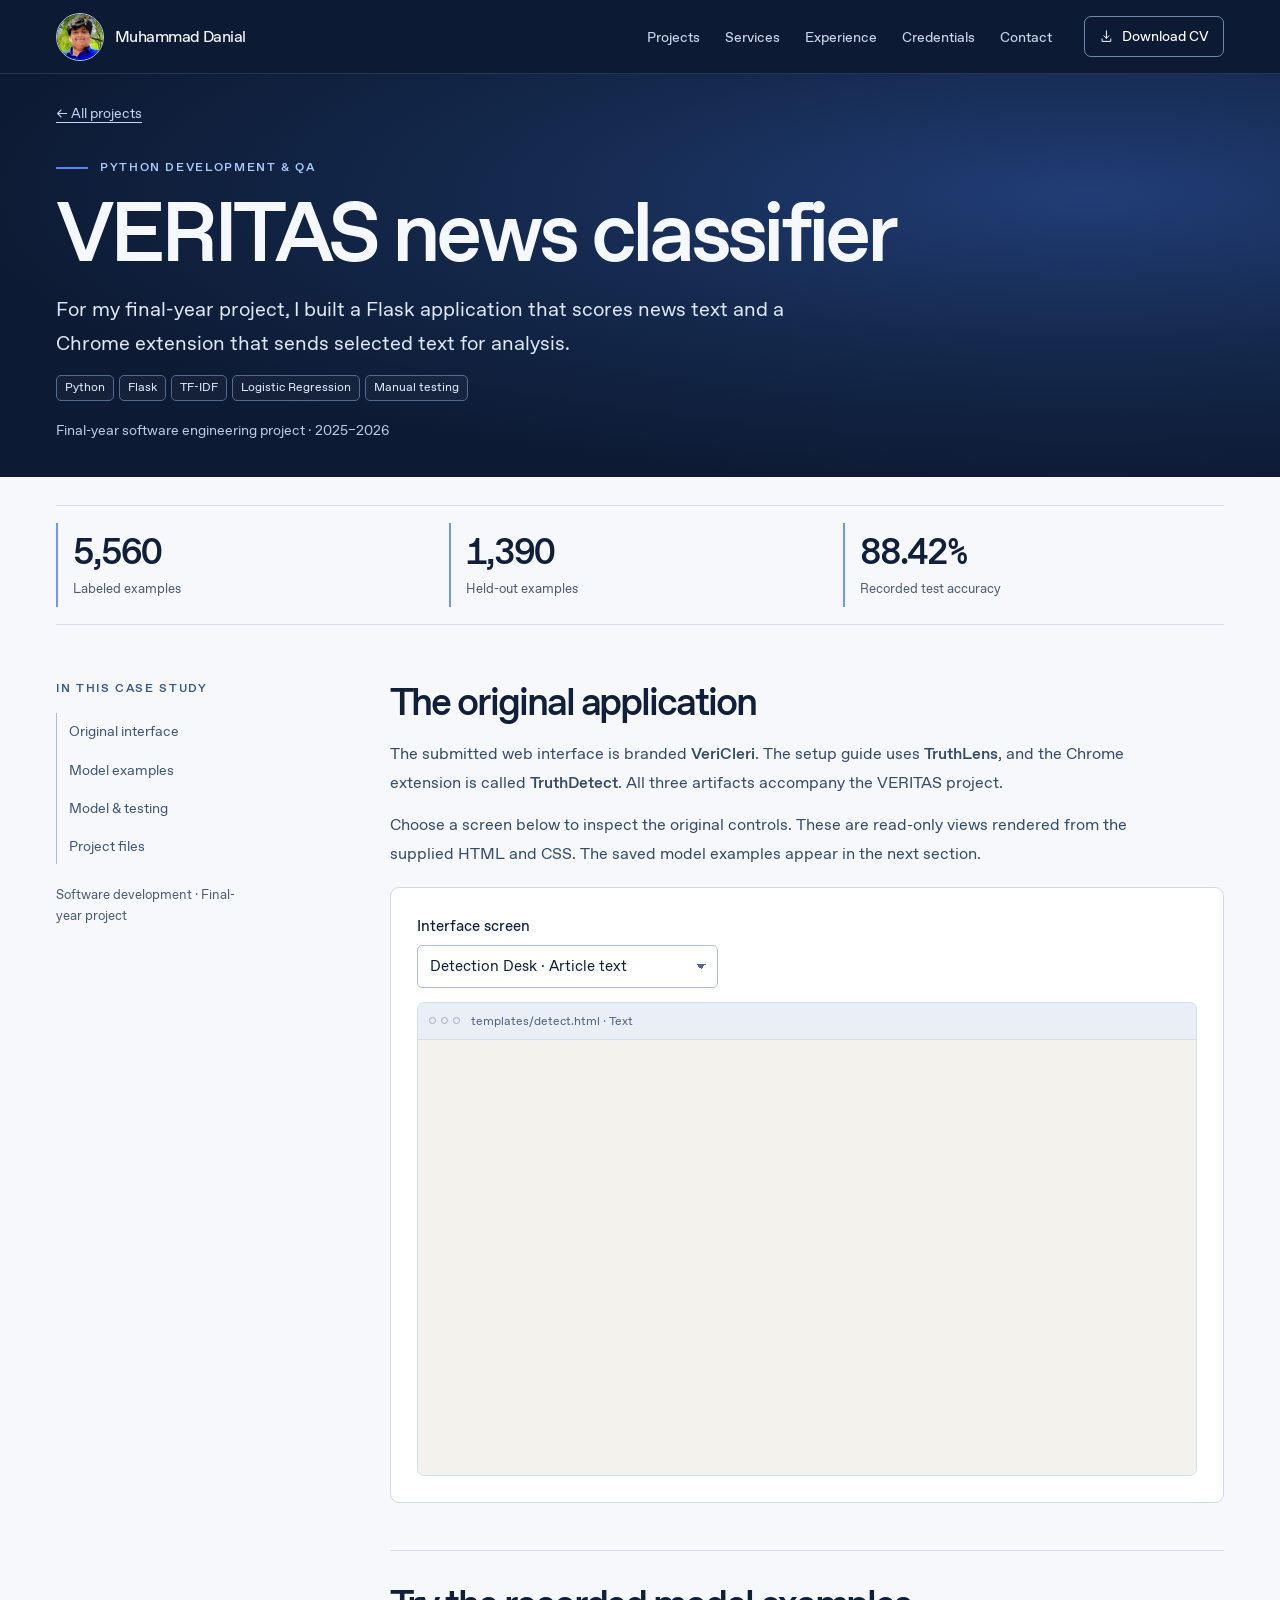
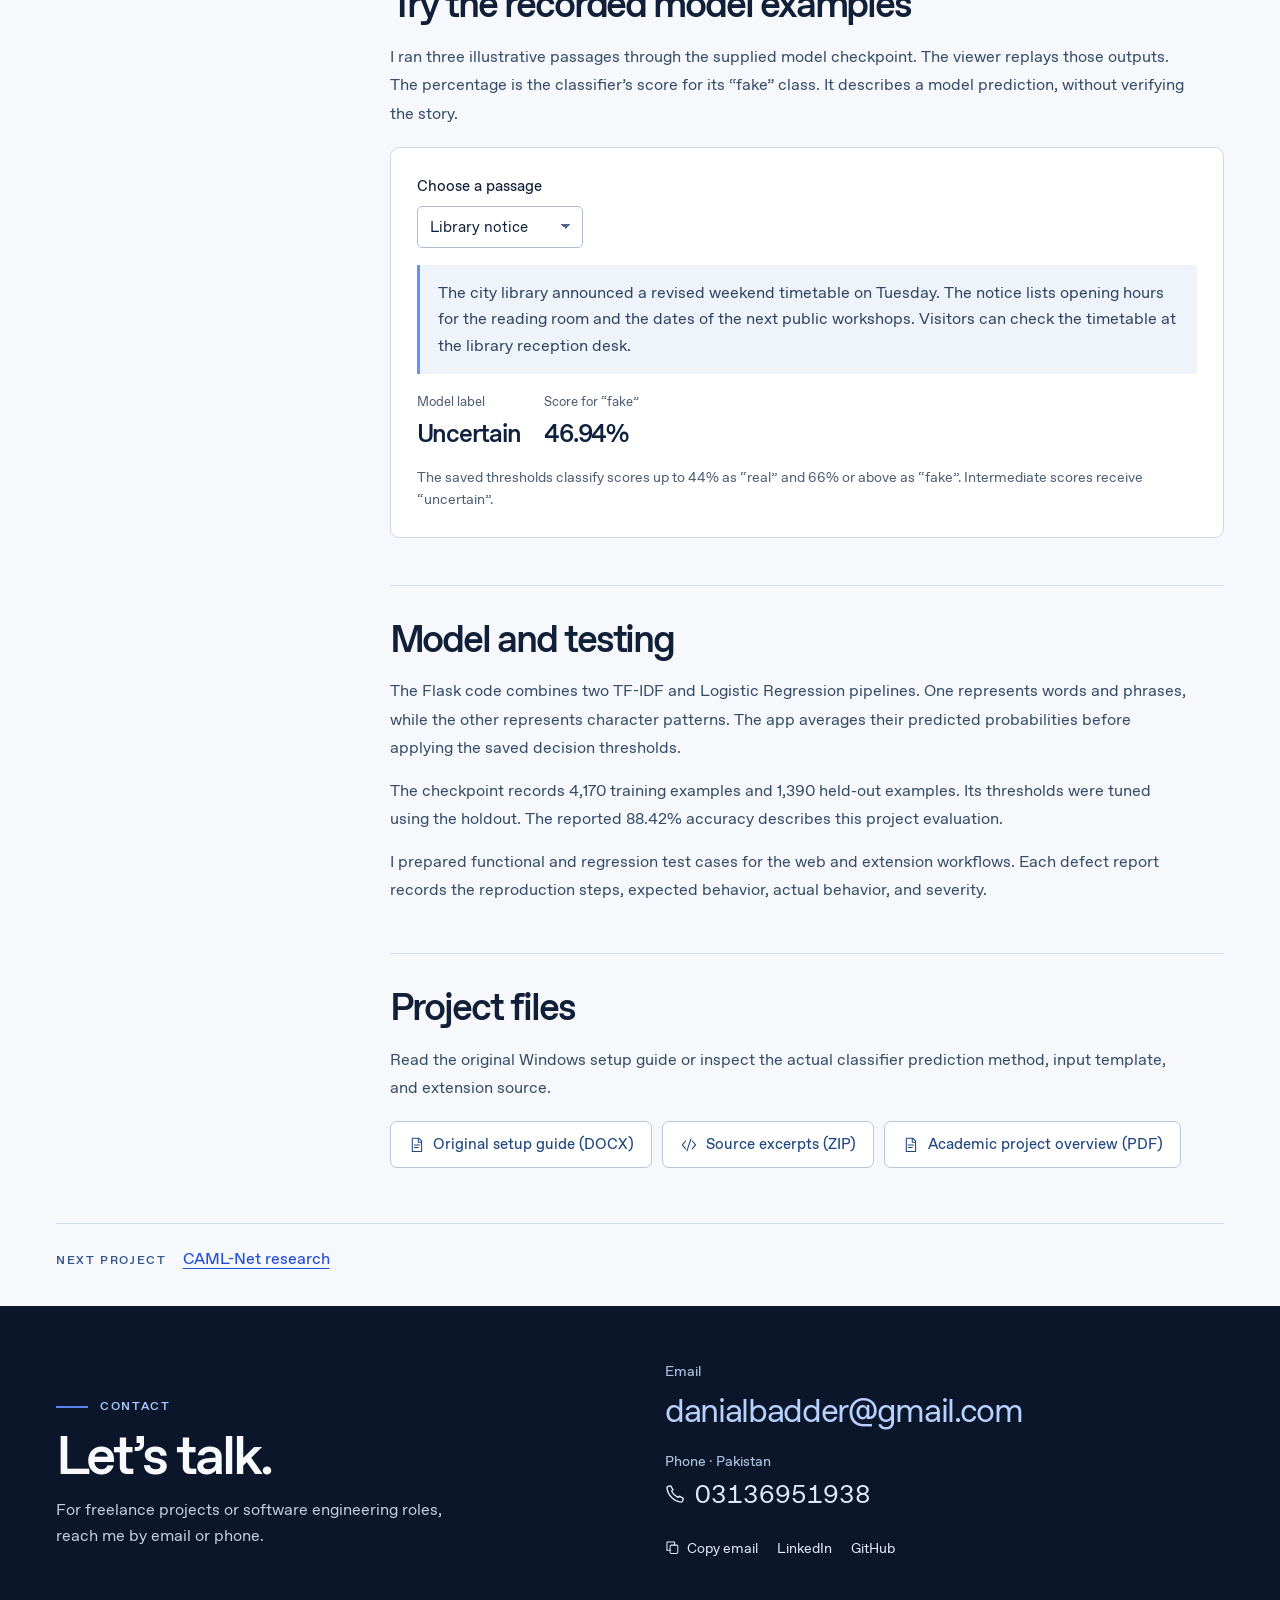
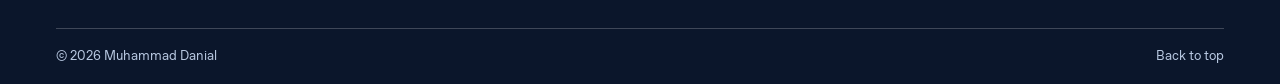
<file: work/veritas.html>
<!doctype html>
<html lang="en" id="top"><head>
<meta charset="utf-8"><meta name="viewport" content="width=device-width,initial-scale=1">
<title>VERITAS News Classifier | Muhammad Danial</title><meta name="description" content="Original Python project interface, Chrome extension, saved classifier examples, source excerpts and testing approach."><meta name="theme-color" content="#0d1a33">
<link rel="canonical" href="https://danialbadder-se.github.io/work/veritas.html"><meta property="og:title" content="VERITAS News Classifier | Muhammad Danial"><meta property="og:description" content="Original Python project interface, Chrome extension, saved classifier examples, source excerpts and testing approach."><meta property="og:url" content="https://danialbadder-se.github.io/work/veritas.html"><meta property="og:type" content="website">
<meta property="og:image" content="https://danialbadder-se.github.io/assets/portfolio-preview.jpg"><meta property="og:image:width" content="1200"><meta property="og:image:height" content="630"><meta property="og:image:alt" content="Muhammad Danial’s software engineering portfolio with an excerpt from his original NTDC workbook."><meta name="twitter:card" content="summary_large_image">
<link rel="icon" href="/assets/danial-avatar.png" type="image/png" sizes="144x144"><link rel="preload" href="/assets/sans-regular.woff2" as="font" type="font/woff2" crossorigin><link rel="preload" href="/assets/sans-semibold.woff2" as="font" type="font/woff2" crossorigin>
<link rel="stylesheet" href="/styles.css"><script defer src="/script.js"></script></head>
<body><a class="skip" href="#main">Skip to content</a>
<header class="global-header"><div class="shell header-row">
  <a href="/" class="wordmark" aria-label="Muhammad Danial, home"><img class="profile-photo" src="/assets/danial-avatar.png" width="48" height="48" alt=""><span class="wordmark-name">Muhammad Danial</span></a>
  <nav class="desktop-nav" aria-label="Main"><a href="/#work">Projects</a><a href="/#services">Services</a><a href="/#experience">Experience</a><a href="/#credentials">Credentials</a><a href="/#contact">Contact</a></nav>
  <a class="header-cv" href="/documents/Muhammad_Danial_International_Resume.pdf" download><svg class="icon" aria-hidden="true" width="20" height="20" viewBox="0 0 24 24" fill="none" stroke="currentColor" stroke-width="1.6" stroke-linecap="round" stroke-linejoin="round"><path d="M12 3v12m-4-4 4 4 4-4M5 16v4h14v-4"/></svg> Download CV</a>
  <button class="nav-toggle" type="button" aria-expanded="false" aria-controls="mobile-nav" aria-label="Open menu"><svg class="icon" aria-hidden="true" width="20" height="20" viewBox="0 0 24 24" fill="none" stroke="currentColor" stroke-width="1.6" stroke-linecap="round" stroke-linejoin="round"><path d="M3 7h18M3 12h18M3 17h18"/></svg></button>
</div><nav id="mobile-nav" class="mobile-nav shell" aria-label="Mobile" hidden><a href="/#work">Projects</a><a href="/#services">Services</a><a href="/#experience">Experience</a><a href="/#credentials">Credentials</a><a href="/#contact">Contact</a></nav></header><main id="main"><header class="case-mast"><div class="case-head shell"><a class="breadcrumb" href="/#work"><span aria-hidden="true">←</span> All projects</a><span class="kicker rule">Python development & QA</span><h1>VERITAS news classifier</h1><p class="case-lead">For my final-year project, I built a Flask application that scores news text and a Chrome extension that sends selected text for analysis.</p><ul class="tags" aria-label="Tools"><li>Python</li><li>Flask</li><li>TF-IDF</li><li>Logistic Regression</li><li>Manual testing</li></ul><p class="case-meta">Final-year software engineering project · 2025–2026</p></div></header><div class="shell top-measures"><dl class="kpis"><div><dt>Labeled examples</dt><dd>5,560</dd></div><div><dt>Held-out examples</dt><dd>1,390</dd></div><div><dt>Recorded test accuracy</dt><dd>88.42%</dd></div></dl></div><div class="shell case-layout"><aside class="case-aside"><div><span class="kicker">In this case study</span><nav aria-label="Case study sections"><a href="#interface">Original interface</a><a href="#examples">Model examples</a><a href="#testing">Model & testing</a><a href="#downloads">Project files</a></nav><p>Software development · Final-year project</p></div></aside><div class="case-content"><section class="case-section" id="interface"><h2>The original application</h2><p>The submitted web interface is branded <strong>VeriCleri</strong>. The setup guide uses <strong>TruthLens</strong>, and the Chrome extension is called <strong>TruthDetect</strong>. All three artifacts accompany the VERITAS project.</p><p>Choose a screen below to inspect the original controls. These are read-only views rendered from the supplied HTML and CSS. The saved model examples appear in the next section.</p><div class="interactive-box news-exhibit"><label for="news-screen">Interface screen</label><select id="news-screen"><option value="text">Detection Desk · Article text</option><option value="url">Detection Desk · Article URL</option><option value="wa">Detection Desk · WhatsApp forward</option><option value="extension">TruthDetect Chrome extension</option></select><div class="browser-frame"><div class="browser-rail"><i></i><i></i><i></i><span id="screen-file">templates/detect.html · Text</span></div><iframe id="news-frame" title="Original VeriCleri text entry screen, read-only exhibit" src="/exhibits/news-text.html" sandbox loading="lazy"></iframe></div></div></section><section class="case-section" id="examples"><h2>Try the recorded model examples</h2><p>I ran three illustrative passages through the supplied model checkpoint. The viewer replays those outputs. The percentage is the classifier’s score for its “fake” class. It describes a model prediction, without verifying the story.</p><div class="example-box"><label for="example-select">Choose a passage</label><select id="example-select"><option value="0">Library notice</option><option value="1">Chain message</option><option value="2">Weather bulletin</option></select><div aria-live="polite"><blockquote id="example-text">The city library announced a revised weekend timetable on Tuesday. The notice lists opening hours for the reading room and the dates of the next public workshops. Visitors can check the timetable at the library reception desk.</blockquote><div class="prediction"><div><span>Model label</span><strong id="example-label">Uncertain</strong></div><div><span>Score for “fake”</span><strong id="example-score">46.94%</strong></div></div></div><p class="fine">The saved thresholds classify scores up to 44% as “real” and 66% or above as “fake”. Intermediate scores receive “uncertain”.</p></div></section><section class="case-section" id="testing"><h2>Model and testing</h2><p>The Flask code combines two TF-IDF and Logistic Regression pipelines. One represents words and phrases, while the other represents character patterns. The app averages their predicted probabilities before applying the saved decision thresholds.</p><p>The checkpoint records 4,170 training examples and 1,390 held-out examples. Its thresholds were tuned using the holdout. The reported 88.42% accuracy describes this project evaluation.</p><p>I prepared functional and regression test cases for the web and extension workflows. Each defect report records the reproduction steps, expected behavior, actual behavior, and severity.</p></section><section class="case-section" id="downloads"><h2>Project files</h2><p>Read the original Windows setup guide or inspect the actual classifier prediction method, input template, and extension source.</p><div class="downloads"><a class="button resource" href="/documents/TruthLens_Setup_Guide.docx" download><svg class="icon" aria-hidden="true" width="20" height="20" viewBox="0 0 24 24" fill="none" stroke="currentColor" stroke-width="1.6" stroke-linecap="round" stroke-linejoin="round"><path d="M5 2h10l4 4v16H5zM14 2v6h5M8 12h8m-8 4h6"/></svg>Original setup guide (DOCX)</a><a class="button resource" href="/documents/veritas-source-excerpts.zip" download><svg class="icon" aria-hidden="true" width="20" height="20" viewBox="0 0 24 24" fill="none" stroke="currentColor" stroke-width="1.6" stroke-linecap="round" stroke-linejoin="round"><path d="m7 6-5 6 5 6m10-12 5 6-5 6M15 3 9 21"/></svg>Source excerpts (ZIP)</a><a class="button resource" href="/documents/VERITAS_Project_Portfolio.pdf" download><svg class="icon" aria-hidden="true" width="20" height="20" viewBox="0 0 24 24" fill="none" stroke="currentColor" stroke-width="1.6" stroke-linecap="round" stroke-linejoin="round"><path d="M5 2h10l4 4v16H5zM14 2v6h5M8 12h8m-8 4h6"/></svg>Academic project overview (PDF)</a></div></section></div></div><div class="next-project shell"><span class="kicker">Next project</span><a href="/work/caml-net.html">CAML-Net research</a></div></main>
<footer id="contact"><div class="shell footer-top">
  <div><span class="kicker rule light">Contact</span><h2>Let’s talk.</h2><p>For freelance projects or software engineering roles, reach me by email or phone.</p></div>
  <div class="contact-actions"><div class="contact-line"><span>Email</span><a class="contact-mail" href="mailto:danialbadder@gmail.com">danialbadder@gmail.com</a></div><div class="contact-line"><span>Phone · Pakistan</span><a class="contact-phone" href="tel:+923136951938"><svg class="icon" aria-hidden="true" width="20" height="20" viewBox="0 0 24 24" fill="none" stroke="currentColor" stroke-width="1.6" stroke-linecap="round" stroke-linejoin="round"><path d="M6.4 3.2 9 7.6 7.6 9.4c1.5 3.1 3.9 5.5 7 7l1.8-1.4 4.4 2.6-.8 3c-.2.7-.8 1.1-1.5 1.1C10.2 20.9 3.1 13.8 2.3 5.5c0-.7.4-1.3 1.1-1.5z"/></svg> 03136951938</a></div><div class="inline-links"><button type="button" data-copy><svg class="icon" aria-hidden="true" width="20" height="20" viewBox="0 0 24 24" fill="none" stroke="currentColor" stroke-width="1.6" stroke-linecap="round" stroke-linejoin="round"><rect x="8" y="8" width="12" height="13" rx="2"/><path d="M15 8V3H3v13h5"/></svg> Copy email</button><a href="https://www.linkedin.com/in/muhammad-danial-6a27342bb">LinkedIn</a><a href="https://github.com/danialbadder-se">GitHub</a></div><span class="copy-status" role="status"></span></div>
</div><div class="shell footer-bottom"><span>© 2026 Muhammad Danial</span><a href="#top">Back to top</a></div></footer>
<dialog id="image-dialog" aria-labelledby="image-title"><div class="modal-bar"><h2 id="image-title">Document preview</h2><button type="button" data-close aria-label="Close preview"><svg class="icon" aria-hidden="true" width="20" height="20" viewBox="0 0 24 24" fill="none" stroke="currentColor" stroke-width="1.6" stroke-linecap="round" stroke-linejoin="round"><path d="m5 5 14 14m-14 0L19 5"/></svg></button></div><img alt=""><a class="full-image" target="_blank" rel="noopener">Open full-size image</a></dialog><script type="application/json" id="page-data">{"thresholds": {"real": 0.44, "fake": 0.66}, "examples": [{"title": "Library notice", "text": "The city library announced a revised weekend timetable on Tuesday. The notice lists opening hours for the reading room and the dates of the next public workshops. Visitors can check the timetable at the library reception desk.", "real": 0.5306061017587278, "fake": 0.4693938982412722, "label": "UNCERTAIN"}, {"title": "Chain message", "text": "Forward this message to everyone immediately! An unnamed insider says that every mobile phone will stop working at midnight. Share this now before the secret notice disappears. Nobody is allowed to tell you where this information came from.", "real": 0.2204538807806501, "fake": 0.7795461192193499, "label": "FAKE"}, {"title": "Weather bulletin", "text": "The local weather office issued a rainfall advisory for the district. The bulletin says intermittent showers are possible through the evening and the next update will be released tomorrow morning.", "real": 0.45973569293404176, "fake": 0.5402643070659583, "label": "UNCERTAIN"}]}</script></body></html>
</file>
<file: styles.css>
@font-face {
  font-family: Danial Sans;
  src: url('/assets/sans-regular.woff2') format('woff2');
  font-weight: 400;
  font-display: swap;
}
@font-face {
  font-family: Danial Sans;
  src: url('/assets/sans-medium.woff2') format('woff2');
  font-weight: 500;
  font-display: swap;
}
@font-face {
  font-family: Danial Sans;
  src: url('/assets/sans-semibold.woff2') format('woff2');
  font-weight: 600 900;
  font-display: swap;
}
@font-face {
  font-family: Danial Serif;
  src: url('/assets/serif-italic.ttf') format('truetype');
  font-style: italic;
  font-weight: 400;
  font-display: swap;
}
:root {
  --paper: #f6f8fc;
  --white: #fff;
  --ink: #111f38;
  --muted: #4c5d72;
  --navy: #10213e;
  --deep: #0b162b;
  --ice: #abc9ff;
  --line: #d5deeb;
  --pale: #e9effa;
  --blue: #244fcf;
  --mono: ui-monospace, SFMono-Regular, Consolas, "Liberation Mono", monospace;
}
* { box-sizing: border-box; }
html { scroll-behavior: smooth; scroll-padding-top: 90px; }
body { margin: 0; font: 400 1rem/1.65 'Danial Sans', Arial, sans-serif; color: var(--ink); background: var(--paper); -webkit-font-smoothing: antialiased; }
h1, h2, h3, p, figure, dl, dd, blockquote { margin: 0; }
h1, h2, h3, strong, b, th { font-weight: 600; }
h1, h2, h3 { text-wrap: balance; }
h1, h2 { line-height: 1.08; letter-spacing: -.055em; }
h2 { font-size: clamp(2.35rem,4.3vw,4rem); }
h3 { font-size: 1.32rem; line-height: 1.26; letter-spacing: -.032em; }
a { color: inherit; text-decoration: none; }
button, select { font: inherit; color: inherit; }
button { cursor: pointer; }
button, a, select, summary { touch-action: manipulation; }
img { display: block; max-width: 100%; }
[hidden] { display: none !important; }
a:focus-visible, button:focus-visible, summary:focus-visible, select:focus-visible, [tabindex]:focus-visible { outline: 3px solid #447cff; outline-offset: 4px; }
::selection { background: #c6daff; color: #111f38; }
.icon { width: 1.08em; height: 1.08em; flex-shrink: 0; }
.shell { max-width: 1240px; width: calc(100% - 112px); margin-inline: auto; }
.section-pad { padding-block: 80px; }
.skip { z-index: 100; position: absolute; top: -90px; left: 12px; background: var(--ice); padding: 12px 18px; border-radius: 4px; }
.skip:focus { top: 10px; }
.global-header { position: sticky; z-index: 10; top: 0; background: #0d1a33; color: #f6f9ff; border-bottom: 1px solid #ffffff1e; }
.header-row { min-height: 73px; display: flex; align-items: center; gap: 24px; }
.wordmark { display: inline-flex; align-items: center; gap: 11px; white-space: nowrap; }
.profile-photo { display: block; width: 48px; height: 48px; flex: none; border: 1px solid #adc3e6; border-radius: 50%; }
.wordmark-name { font-weight: 500; font-size: 1.02rem; letter-spacing: -.035em; }
.desktop-nav { display: flex; gap: 25px; margin-left: auto; }
.desktop-nav a, .mobile-nav a { color: #c8d4e9; font-size: .89rem; font-weight: 500; }
.desktop-nav a:hover, .mobile-nav a:hover { color: white; text-decoration: underline; text-underline-offset: 5px; }
.header-cv { display: inline-flex; align-items: center; gap: 8px; margin-left: 8px; padding: 8px 14px; color: white; border: 1px solid #7187a9; border-radius: 7px; white-space: nowrap; font-size: .86rem; font-weight: 500; }
.header-cv:hover, .masthead .secondary:hover { background: #ffffff15; border-color: #b2cafa; }
.nav-toggle, .mobile-nav { display: none; }
.kicker { display: block; font-size: .73rem; line-height: 1.5; font-weight: 600; color: #34578b; letter-spacing: .14em; text-transform: uppercase; }
.kicker.rule { display: flex; align-items: center; gap: 12px; }
.kicker.rule::before { content: ''; width: 32px; height: 2px; background: #5984ef; }
.kicker.light, .masthead .kicker, .case-mast .kicker { color: #aecbff; }
.actions, .downloads, .experience-links { display: flex; flex-wrap: wrap; gap: 10px; }
.button { display: inline-flex; justify-content: center; align-items: center; gap: 9px; padding: 12px 18px; border: 1px solid transparent; border-radius: 7px; font-weight: 500; font-size: .92rem; line-height: 1.4; }
.button.primary { color: white; background: #345ce8; }
.button.primary:hover { background: #294dcd; }
.button.secondary, .button.resource { border-color: #b6c6dd; }
.button.resource { color: #21477f; background: white; }
.button.resource:hover { background: var(--pale); border-color: #8da9d8; }
.masthead, .case-mast { color: #f5f8ff; background: radial-gradient(ellipse at 85% 30%, #213d76 0%, #14294d 38%, #0d1a33 74%); }
.masthead { position: relative; overflow: hidden; isolation: isolate; }
.masthead::before { content: ''; position: absolute; inset: 0 0 0 42%; z-index: -1; opacity: .32; background: repeating-radial-gradient(ellipse at 108% -5%,transparent 0 51px,#aec9ff32 52px,transparent 53px 80px); }
.hero { display: grid; grid-template-columns: minmax(0,.9fr) minmax(0,1.1fr); gap: clamp(32px,5.1vw,84px); align-items: center; padding-block: clamp(52px,5.8vw,91px); }
.hero-copy { min-width: 0; }
.hero h1 { margin: 20px 0 23px; color: #fcfdff; font-size: clamp(4.9rem,7.3vw,7.1rem); letter-spacing: -.076em; line-height: .94; }
.hero h1 em { color: #a8c7ff; font: italic 400 1.07em/.93 'Danial Serif', Georgia, serif; letter-spacing: -.066em; }
.hero-lead { max-width: 415px; color: #e1e9f8; font-size: clamp(1.02rem,1.33vw,1.19rem); line-height: 1.58; }
.where { display: flex; flex-wrap: wrap; align-items: center; gap: 5px 10px; margin: 18px 0 24px; color: #b7c8e4; font-size: .82rem; }
.where span { display: inline-flex; align-items: center; gap: 5px; }
.where i { width: 3px; height: 3px; border-radius: 50%; background: #8096b8; }
.hero .button { min-height: 45px; }
.masthead .button.secondary { color: #eef4ff; background: #ffffff06; border-color: #7287a9; }
.viewer { min-width: 0; align-self: center; overflow: hidden; background: #f8faff; color: #17284b; border: 1px solid #a7bce0; border-radius: 15px; box-shadow: 0 24px 65px #040c2163,0 0 0 5px #a9c6ff0b; }
.viewer-tabs { display: grid; grid-template-columns: repeat(4,minmax(0,1fr)); padding: 7px; gap: 4px; background: #e4ecf8; border-bottom: 1px solid #ccd8eb; }
.viewer-tabs button { display: inline-flex; align-items: center; justify-content: center; gap: 6px; padding: 8px 2px; min-height: 38px; border-radius: 6px; background: transparent; border: 1px solid transparent; color: #435775; font-weight: 500; font-size: .83rem; line-height: 1.4; }
.viewer-tabs button[aria-pressed="true"] { border-color: #becde5; color: #173e99; background: #fff; box-shadow: 0 1px 3px #132e5b12; }
.viewer-tabs button:hover:not([aria-pressed="true"]) { background: #d5e2f6; }
.viewer-panel { padding: clamp(20px,2.1vw,32px); }
.viewer-heading>span { display: block; color: #41639a; text-transform: uppercase; font: 600 .68rem/1.5 var(--mono); letter-spacing: .076em; }
.viewer-heading h2 { margin: 5px 0 15px; font-size: clamp(1.45rem,2.15vw,2.04rem); color: #162847; letter-spacing: -.055em; }
.viewer-stage { display: grid; align-items: center; min-height: 165px; }
.viewer-panel:not([data-panel="ntdc"]) .viewer-stage { background: #e9effa; padding: 8px; border: 1px solid #d9e2ef; border-radius: 8px; }
.viewer .desk-art { max-width: 340px; margin: auto; }
.viewer .screen { overflow: hidden; border-radius: 4px; }
.er-screen img, .card-sheet img { width: 100%; height: auto; }
.viewer-finding { color: #485b76; margin-top: 13px; font-size: .91rem; line-height: 1.5; }
.viewer-link, .case-link, .service-proof { display: inline-flex; width: fit-content; gap: 8px; align-items: center; color: #214dbf; font-weight: 600; font-size: .89rem; line-height: 1.45; }
.viewer-link { margin-top: 14px; }
.viewer-link:hover, .case-link:hover, .service-proof:hover { text-decoration: underline; text-underline-offset: 4px; }
.workbook-window { min-width: 0; overflow: hidden; border: 1px solid #b7c9e1; border-radius: 7px; background: white; }
.workbook-bar { display: flex; align-items: center; justify-content: space-between; flex-wrap: wrap; gap: 4px; padding: 8px 12px; color: white; background: #264d8b; font-size: .77rem; }
.workbook-bar>span, .workbook-bar a { display: inline-flex; align-items: center; gap: 6px; }
.workbook-bar a { font-size: .73rem; color: #eff5ff; text-decoration: underline; text-underline-offset: 3px; }
.cell-bar { display: flex; align-items: center; gap: 8px; padding: 6px 10px; color: #405777; border-bottom: 1px solid #d0dcec; background: #fafcff; overflow-x: auto; }
.cell-bar b { color: #284e89; font: 600 .75rem var(--mono); border-right: 1px solid #c9d6e9; padding-right: 9px; }
.cell-bar>span { color: #5f7390; font: italic 1rem Georgia,serif; }
.cell-bar code { color: #273e61; font: .75rem/1.45 var(--mono); white-space: nowrap; }
.sample-grid { font: .82rem/1.4 var(--mono); font-variant-numeric: tabular-nums; }
.sample-grid thead { background: #e8effa; }
.sample-grid th, .sample-grid td { padding: 5px 11px; border-right: 1px solid #dae3ee; border-bottom: 1px solid #dde6ef; }
.sample-grid thead th { color: #4b607e; font: 500 .73rem/1.5 'Danial Sans',Arial,sans-serif; }
.sample-grid tbody th { width: 12%; color: #5b6e89; background: #f4f7fc; }
.sample-grid tr>*:last-child { border-right: 0; width: 23%; }
.sample-grid tr>*:nth-child(2) { text-align: left; }
.sample-grid tbody tr:last-child>* { border-bottom: 0; }
.sample-grid mark { padding: 1px 2px; background: #ffdf91; color: #583900; border-radius: 2px; font-weight: bold; }
.work-section { background: white; padding-block: clamp(50px,5.6vw,84px); }
.section-header { display: flex; gap: 28px; justify-content: space-between; align-items: end; margin-bottom: 27px; }
.section-header .kicker, .two-col .kicker { margin-bottom: 10px; }
.section-header>p { max-width: 340px; color: var(--muted); line-height: 1.55; font-size: 1rem; }
.work-grid { display: grid; grid-template-columns: repeat(2,minmax(0,1fr)); gap: clamp(16px,2vw,26px); }
.work-card { display: flex; flex-direction: column; min-width: 0; overflow: hidden; border: 1px solid #d0dbea; border-radius: 13px; background: white; transition: box-shadow .16s, border-color .16s; }
.work-card:hover, .work-card:focus-within { border-color: #9ab2d9; box-shadow: 0 8px 24px #182d4910; }
.work-art { display: flex; align-items: center; justify-content: center; overflow: hidden; height: clamp(165px,18.7vw,242px); padding: clamp(15px,2.5vw,34px); border-bottom: 1px solid #d7e1ed; }
.work-art:focus-visible { outline-offset: -4px; }
.work-art.ntdc { align-items: flex-start; background-color: #dce7f9; background-image: linear-gradient(#b8cdeb55 1px,transparent 1px),linear-gradient(90deg,#b8cdeb55 1px,transparent 1px); background-size: 20px 20px; }
.work-art.hospital { background: #e8eef7; }
.work-art.news { background: #eee7db; }
.work-art.caml { background: #dfe7fb; }
.feature-sheet, .card-sheet { width: min(100%,460px); overflow: hidden; border-radius: 6px; background: white; box-shadow: 0 5px 18px #18385c29; }
.feature-sheet img { width: 100%; height: auto; }
.feature-sheet-title { display: flex; align-items: center; gap: 8px; padding: 7px 11px; background: #294c7d; color: white; font-size: .79rem; font-weight: 500; }
.card-sheet { padding: 7px; }
.sheet-tab { display: block; margin: 0 0 5px; color: #3d5576; font-size: .73rem; }
.work-art .desk-art { max-width: 385px; }
.research-chart { width: 100%; height: auto; border: 1px solid #cbd8f0; border-radius: 6px; background: #fff; }
.work-art .research-chart { max-width: 475px; box-shadow: 0 5px 18px #172f5b16; }
.full-research-chart { margin-block: 18px 22px; }
.full-research-chart figcaption { margin-top: 6px; color: var(--muted); font-size: .83rem; }
.card-body { display: flex; flex: 1; flex-direction: column; padding: clamp(19px,2.1vw,30px); }
.card-body h3 { margin-block: 7px 9px; font-size: clamp(1.45rem,2.3vw,2rem); }
.card-body>p:not(.kicker) { color: var(--muted); line-height: 1.6; }
.tags { display: flex; flex-wrap: wrap; gap: 5px; list-style: none; padding: 0; margin: 15px 0 18px; }
.tags li { padding: 2px 8px; background: #f3f6fb; border: 1px solid #d6e0ec; border-radius: 5px; color: #415777; font-size: .75rem; }
.case-link { margin-top: auto; }
.choice-row { display: flex; flex-wrap: wrap; gap: 5px; }
.choice-row button { display: inline-flex; justify-content: center; align-items: center; gap: 7px; border: 1px solid transparent; border-radius: 6px; padding: 8px 12px; font-size: .875rem; font-weight: 500; line-height: 1.4; }
.desk-art { background: #faf7f2; color: #202a32; width: 100%; padding: 8px; border-radius: 5px; box-shadow: 0 5px 13px #35281c1c; }
.paper-masthead { display: flex; align-items: center; gap: 6px; margin-bottom: 6px; padding: 2px 1px 6px; border-bottom: 2px solid #203147; }
.paper-masthead img { width: 21px; height: 21px; object-fit: contain; }
.paper-masthead strong { font: bold 1.1rem/1 Georgia,serif; }
.paper-masthead>span { margin-left: auto; color: #6d5546; font-size: .68rem; letter-spacing: .045em; }
.paper-screen { display: grid; grid-template-columns: 1fr; gap: 2px; border: 1px solid #bdb1a5; padding: 7px 9px; }
.paper-screen>b { font: bold 1.4rem/1.2 Georgia,serif; }
.paper-screen>small { color: #705b4a; line-height: 1.4; font-size: .72rem; }
.paper-screen>span { margin-top: 3px; font-weight: 600; font-size: .75rem; }
.paper-screen>i { border: 1px solid #c1b7ac; font-style: normal; font-size: .73rem; padding: 3px 5px; line-height: 1.5; color: #5b625b; }
.more-projects { margin-top: 39px; border-top: 1px solid var(--line); }
.more-projects h3 { font-size: 1.24rem; margin: 24px 0 10px; }
.more-projects details { border-bottom: 1px solid var(--line); }
summary { cursor: pointer; color: var(--ink); font-weight: 500; }
.more-projects summary { position: relative; padding: 14px 0; }
.more-projects summary>span { color: var(--muted); font-size: .81rem; margin-left: 15px; font-weight: 400; }
.more-projects details>div { max-width: 760px; padding: 0 0 20px 16px; color: var(--muted); }
.more-projects details .button { margin-top: 13px; }
.two-col { display: grid; grid-template-columns: .9fr 1.1fr; gap: clamp(35px,7vw,110px); align-items: start; }
.experience { background: var(--navy); color: #f5f8ff; }
.experience-intro { margin-top: 22px; font-size: 1.09rem; max-width: 430px; color: #dce6f6; }
.institution { margin-top: 25px; font-weight: 500; }
.institution span { display: block; font-size: .86rem; color: #b9c9e2; margin-top: 3px; }
.experience-evidence h3 { font-size: 1.35rem; margin-bottom: 12px; }
.work-list { padding: 0; list-style: none; margin: 0 0 19px; }
.work-list li { display: grid; grid-template-columns: 138px 1fr; gap: 15px; padding: 14px 0; border-bottom: 1px solid #ffffff36; }
.work-list strong { color: #accaff; font-weight: 500; line-height: 1.5; }
.work-list span { color: #d1dff2; line-height: 1.65; }
.image-link { display: inline-flex; align-items: center; gap: 6px; text-decoration: underline; text-underline-offset: 4px; color: var(--blue); font-size: .86rem; font-weight: 500; }
.experience-links { gap: 9px 24px; }
.experience .image-link { color: #c6dcff; }
.profile h3 { margin: 24px 0 5px; }
.profile p { color: var(--muted); }
.skill-rows>div { display: grid; grid-template-columns: 145px 1fr; gap: 15px; border-top: 1px solid var(--line); padding: 12px 0; }
.skill-rows>div:last-child { border-bottom: 1px solid var(--line); }
.skill-rows span { color: var(--muted); }
.credentials { border-top: 1px solid var(--line); background: #fff; }
.credential-grid { display: grid; grid-template-columns: repeat(4,minmax(0,1fr)); gap: 16px; }
.credential { border: 1px solid #d4deeb; border-radius: 9px; overflow: hidden; display: flex; flex-direction: column; }
.credential .image-target { display: grid; place-items: center; height: 132px; background: #edf2f9; padding: 11px; border-bottom: 1px solid #d8e1ed; }
.credential .image-target img { max-height: 114px; width: 100%; object-fit: contain; }
.credential>div { padding: 15px; display: flex; flex-direction: column; flex: 1; align-items: start; }
.credential-date { font-size: .79rem; color: var(--muted); }
.credential h3 { font-size: 1.09rem; margin: 6px 0; }
.credential p { font-size: .91rem; color: var(--muted); line-height: 1.5; margin-bottom: 14px; }
.credential .image-link { margin-top: auto; }
footer { background: var(--deep); color: #f7f9fd; }
.footer-top { display: grid; grid-template-columns: 1fr 1fr; gap: 50px; align-items: center; padding-block: 54px 41px; }
.footer-top h2 { margin: 10px 0 12px; }
.footer-top p { max-width: 400px; color: #c1cfe5; }
.contact-mail { display: inline-block; color: #b8d2ff; font-size: clamp(1.2rem,2.6vw,2.15rem); letter-spacing: -.04em; overflow-wrap: anywhere; }
.contact-mail:hover { text-decoration: underline; text-underline-offset: 6px; }
.inline-links { display: flex; flex-wrap: wrap; gap: 12px 19px; margin-top: 13px; }
.inline-links button, .inline-links a { display: inline-flex; gap: 7px; align-items: center; font-size: .89rem; background: transparent; color: #e5edfc; border: 0; padding: 0; cursor: pointer; }
.inline-links button:hover, .inline-links a:hover { text-decoration: underline; }
.copy-status { display: block; font-size: .83rem; min-height: 23px; color: var(--ice); margin-top: 5px; }
.footer-bottom { display: flex; align-items: center; justify-content: space-between; gap: 16px; border-top: 1px solid #ffffff36; padding-block: 17px; color: #b7c7e0; font-size: .79rem; }
.case-head { padding: 28px 0 36px; }
.breadcrumb { display: table; font-size: .88rem; text-decoration: underline; text-underline-offset: 4px; color: var(--muted); margin-bottom: 34px; }
.case-head h1 { font-size: clamp(3.05rem,6.6vw,6.2rem); line-height: 1.01; margin: 12px 0 19px; max-width: 1100px; }
.case-lead { max-width: 780px; font-size: clamp(1.05rem,1.65vw,1.27rem); color: #41536d; line-height: 1.65; }
.case-meta { font-size: .85rem; color: var(--muted); margin-top: 8px; }
.er-figure { border: 1px solid var(--line); border-radius: 11px; overflow: hidden; background: #fff; }
.figure-band, .er-figure figcaption { display: flex; gap: 14px; justify-content: space-between; align-items: center; font-size: .83rem; padding: 10px 17px; }
.figure-band { background: var(--navy); color: #edf3ff; }
.figure-band span:first-child { display: inline-flex; align-items: center; gap: 8px; font-weight: 500; }
.er-figure .image-target { display: block; background: #e5ecf8; padding: clamp(10px,2.2vw,25px); }
.er-figure img { width: 100%; height: auto; }
.er-figure figcaption { color: var(--muted); flex-wrap: wrap; }
.image-target { cursor: zoom-in; }
.top-measures { border-block: 1px solid var(--line); padding: 17px 0; }
.kpis { display: grid; grid-template-columns: repeat(3,minmax(0,1fr)); gap: 12px; }
.kpis>div { min-width: 0; display: flex; flex-direction: column-reverse; justify-content: flex-end; border-left: 2px solid #6e98f7; padding: 7px 15px; }
.kpis dt { font-size: .84rem; color: var(--muted); margin-top: 4px; }
.kpis dd { font-size: clamp(1.45rem,2.8vw,2.55rem); line-height: 1.2; letter-spacing: -.055em; font-weight: 600; font-variant-numeric: tabular-nums; }
.case-layout { display: grid; grid-template-columns: minmax(160px,.30fr) minmax(0,1fr); gap: clamp(35px,6.5vw,100px); padding-block: 55px; }
.case-aside { height: 100%; }
.case-aside>div { position: sticky; top: 107px; }
.case-aside nav { display: grid; gap: 3px; border-left: 1px solid #a9bbd7; margin-top: 16px; }
.case-aside a { font-size: .89rem; padding: 6px 12px; color: #405573; }
.case-aside a:hover { background: #e5ecf8; }
.case-aside p { margin-top: 20px; font-size: .8rem; color: var(--muted); max-width: 190px; }
.case-content { min-width: 0; }
.case-section { border-top: 1px solid var(--line); padding-block: 31px 34px; }
.case-section:first-child { padding-top: 0; border-top: 0; }
.case-section:last-child { padding-bottom: 0; }
.case-section>h2 { font-size: clamp(1.75rem,2.95vw,2.55rem); line-height: 1.16; margin-bottom: 17px; }
.case-section>p { line-height: 1.78; color: #354b66; max-width: 80ch; margin-bottom: 14px; }
.case-section>.kpis { margin-block: 17px 22px; }
.case-section .downloads { margin-top: 19px; }
.interactive-box, .day-box, .metric-box, .mask-box, .example-box { border: 1px solid #ced9e8; border-radius: 9px; background: #fff; padding: clamp(16px,2.2vw,26px); margin: 19px 0 13px; }
.choice-row { margin-bottom: 15px; }
.choice-row button { background: #f1f5fb; color: #354f75; }
.choice-row button[aria-pressed="true"] { background: var(--navy); color: white; }
.choice-row button:hover:not([aria-pressed="true"]) { background: #e4edfb; }
.table-scroll { overflow-x: auto; }
table { width: 100%; border-collapse: collapse; font-size: .91rem; font-variant-numeric: tabular-nums; }
table caption { text-align: left; font-size: .83rem; font-weight: 500; color: var(--muted); padding: 1px 0 11px; }
th, td { text-align: right; padding: 10px; border-bottom: 1px solid #dce4ee; line-height: 1.5; vertical-align: top; }
th:first-child, td:first-child { text-align: left; }
thead { background: var(--pale); }
tbody th { font-weight: 500; }
label { display: block; font-size: .92rem; font-weight: 500; margin-bottom: 7px; }
select { appearance: none; -webkit-appearance: none; max-width: 100%; min-height: 42px; background-color: #fff; background-image: linear-gradient(45deg,transparent 50%,#516888 50%),linear-gradient(135deg,#516888 50%,transparent 50%); background-position: calc(100% - 16px) 50%, calc(100% - 11px) 50%; background-size: 5px 5px; background-repeat: no-repeat; border: 1px solid #adbed4; border-radius: 5px; padding: 8px 37px 8px 12px; font-size: .92rem; cursor: pointer; }
.day-box .kpis,.mask-box .kpis { margin-top: 20px; }
.browser-frame { border: 1px solid #d2dfeb; border-radius: 7px; overflow: hidden; margin-top: 14px; background: #f4f2ed; }
.browser-rail { display: flex; align-items: center; gap: 5px; background: #e9eef7; padding: 8px 11px; border-bottom: 1px solid var(--line); }
.browser-rail i { width: 7px; height: 7px; border: 1px solid #9dadc4; border-radius: 50%; }
.browser-rail span { color: #52637d; font-size: .77rem; margin-left: 6px; }
#news-frame { display: block; border: none; width: 100%; height: 435px; }
.example-box blockquote { background: #eff4fb; border-left: 3px solid #6694ef; padding: 15px 18px; color: #304362; margin: 17px 0; }
.prediction { display: flex; flex-wrap: wrap; gap: 24px; }
.prediction span { display: block; color: var(--muted); font-size: .83rem; }
.prediction strong { display: block; font-size: 1.55rem; font-weight: 600; color: var(--navy); letter-spacing: -.05em; }
.fine, .case-section>p.fine { font-size: .85rem; margin: 12px 0 0; color: var(--muted); }
.method-list { list-style: none; margin: 21px 0 0; padding: 0; }
.method-list li { display: grid; grid-template-columns: minmax(130px,.37fr) 1fr; gap: 15px; border-top: 1px solid var(--line); padding: 12px 0; }
.method-list span { color: var(--muted); }
.model-bars { margin: 21px 0 10px; }
.model-bar { display: grid; grid-template-columns: minmax(100px,1fr) 2.5fr minmax(66px,.6fr); align-items: center; gap: 12px; padding: 6px 0; font-size: .93rem; }
.model-bar>div { height: 12px; background: #eaf0fa; border-radius: 3px; overflow: hidden; }
.model-bar i { display: block; height: 100%; background: #88a7dc; }
.model-bar strong { text-align: right; font-variant-numeric: tabular-nums; }
.model-bar.is-full i { background: var(--blue); }
.model-bar.is-full>span { font-weight: 600; }
.detail-table { margin-top: 13px; border: 1px solid var(--line); background: #fff; border-radius: 6px; padding: 11px 14px; }
.detail-table summary { font-size: .93rem; }
.detail-table .table-scroll { margin-top: 11px; }
.detail-table table { min-width: 480px; }
.next-project { border-top: 1px solid var(--line); padding-block: 22px 34px; display: flex; align-items: baseline; gap: 16px; }
.next-project a { font-weight: 500; text-decoration: underline; text-underline-offset: 4px; color: var(--blue); }
#image-dialog { border: 1px solid #bccbe1; border-radius: 10px; width: max-content; max-width: min(94vw,1400px); max-height: 93dvh; margin: auto; padding: 0; color: var(--ink); background: #fff; }
#image-dialog::backdrop { background: #081329dd; }
#image-dialog>img { display: block; max-width: 100%; max-height: 73dvh; object-fit: contain; margin: auto; }
.modal-bar { display: flex; align-items: center; justify-content: space-between; gap: 18px; padding: 10px 17px; border-bottom: 1px solid var(--line); }
.modal-bar h2 { font-size: 1.05rem; line-height: 1.4; letter-spacing: -.02em; }
.modal-bar button { display: grid; place-items: center; width: 38px; height: 38px; border: 0; border-radius: 50%; background: var(--pale); }
.full-image { display: inline-block; margin: 10px 17px; text-decoration: underline; font-size: .89rem; color: var(--blue); }
body.modal-open { overflow: hidden; }
.filters {
  display: flex;
  align-items: center;
  flex-wrap: wrap;
  gap: 5px;
  border-block: 1px solid var(--line);
  padding: 10px 0;
  margin: 0 0 19px;
}
.filters button {
  color: #405775;
  border: 0;
  border-radius: 5px;
  background: transparent;
  padding: 8px 13px;
  font-weight: 500;
  font-size: .875rem;
}
.filters button[aria-pressed="true"] { color: white; background: var(--navy); }
.filters button:hover:not([aria-pressed="true"]) { background: var(--pale); }
#filter-count { margin-left: auto; font-size: .81rem; color: var(--muted); }
@media(max-width:560px) {
  .filters { gap: 3px; }
  .filters button { padding: 7px 9px; }
  #filter-count { flex-basis: 100%; margin-left: 8px; }
}

.evidence-actions { margin-top: 24px; }
.button.on-dark { background: var(--ice); color: #112544; }
.button.on-dark:hover { background: #cee1ff; }
.button.outline-dark { border-color: #778eae; color: #f2f7ff; }
.button.outline-dark:hover { background: #ffffff15; }
.contact-line+.contact-line { margin-top: 12px; }
.contact-line>span { display: block; font-size: .85rem; font-weight: 500; color: #afc2e0; }
.contact-phone { display: inline-flex; align-items: center; gap: 9px; color: #dbeaff; font-size: clamp(1.18rem,2.15vw,1.65rem); font-variant-numeric: tabular-nums; }
.contact-phone .icon { width: .8em; height: .8em; }
.contact-phone:hover { text-decoration: underline; text-underline-offset: 4px; }
.contact-actions .inline-links { margin-top: 20px; }
.ntdc-figure { margin-block: 0 12px; }
.ntdc-figure .image-target { padding: clamp(9px,2vw,23px); }
.worksheet-inspector { border-radius: 10px; border: 1px solid #b9cbe5; overflow: hidden; background: white; margin: 22px 0 0; }
.inspector-top { display: flex; align-items: center; justify-content: space-between; gap: 12px; padding: 12px 17px; background: #eaf1fc; }
.inspector-top label, .check-picker label { font-size: .94rem; font-weight: 600; }
.inspector-top select { margin: 0; min-width: 105px; }
.inspector-formula { display: flex; align-items: baseline; gap: 12px; padding: 10px 16px; background: #f3f6fd; border-block: 1px solid var(--line); }
.inspector-formula span { color: #36527e; font-size: .87rem; font-weight: 600; }
.inspector-formula code { font-size: clamp(.82rem,1.5vw,1rem); overflow-wrap: anywhere; }
.field-values { display: grid; grid-template-columns: repeat(3,1fr); gap: 8px; margin: 0; padding: 18px 16px; }
.field-values dt, .formula-result>span { color: #50647d; font-size: .86rem; }
.field-values dd { margin-top: 4px; font-size: 1.02rem; font-weight: 600; }
.formula-result { background: #edf3fc; display: flex; align-items: baseline; flex-wrap: wrap; gap: 3px 12px; padding: 10px 16px; border-top: 1px solid var(--line); }
.formula-result strong { color: #1f477e; font-size: 1.15rem; }
.formula-result small { margin-left: auto; color: #4d6482; }
.quality-note { padding: 13px 16px; border-left: 3px solid #c58b2c; margin-top: 18px; background: #fff5dd; }
.case-section .quality-note p { margin: 3px 0 0; }
.check-exhibit { display: grid; grid-template-columns: 1.12fr .88fr; margin-top: 18px; border: 1px solid var(--line); border-radius: 9px; overflow: hidden; }
.check-source { align-content: center; padding: 14px; background: #eaf0f8; }
.check-source a { display: block; }
.check-source img { width: 100%; height: auto; border: 1px solid #c6d3e4; }
.check-source small { display: block; color: #4a6281; font-size: .83rem; margin-top: 7px; }
.check-picker { min-width: 0; padding: 13px 15px; background: white; }
.check-picker select { display:block; width:100%; margin:5px 0 8px; }
.check-picker ol { padding-left: 20px; margin: 6px 0; color: #3a5170; }
.internship-credentials { display: flex; flex-wrap: wrap; gap: 12px 22px; margin-top: 19px; }
.services { background: #eaf0fb; border-block: 1px solid #d2dff2; }
.service-grid { display: grid; grid-template-columns: repeat(3,minmax(0,1fr)); gap: 17px; }
.service-card { display: flex; align-items: start; flex-direction: column; min-width: 0; border: 1px solid #bfcee6; border-radius: 12px; padding: clamp(18px,2.1vw,30px); background: #fbfcff; }
.service-symbol { display: grid; place-items: center; width: 41px; height: 41px; color: #2c51bb; background: #e4edff; border: 1px solid #c7d7fc; border-radius: 10px; margin-bottom: 18px; }
.service-symbol .icon { width: 23px; height: 23px; }
.service-card h3 { margin-bottom: 8px; font-size: clamp(1.28rem,2vw,1.66rem); }
.service-card p { margin-bottom: 18px; color: var(--muted); line-height: 1.6; }
.service-card .service-proof { margin-top: auto; padding: 4px 0; }
.service-enquiry { display: inline-flex; align-items: center; gap: 8px; margin-top: 13px; padding: 7px 12px; font-size: .85rem; font-weight: 500; color: #314d75; border: 1px solid #b8c9e1; border-radius: 6px; }
.service-enquiry:hover { background: #edf3ff; border-color: #819dc6; }
.other-projects { margin-top: 20px; color: #405675; font-size: .92rem; }
.other-projects a { display: inline-flex; align-items: center; gap: 4px; font-weight: 600; color: #244ca8; text-decoration: underline; text-underline-offset: 4px; }
.case-mast { margin-bottom: 28px; }
.case-mast .breadcrumb { color: #c3d6f4; }
.case-mast .case-lead { color: #dfe8f7; }
.case-mast .case-meta { color: #bdcde6; }
.case-mast .tags li { color: #e4eeff; border-color: #526b93; background: #ffffff08; }
#filter-count { font-variant-numeric: tabular-nums; }

@media (min-width: 791px) {
  .viewer-panel { min-height: 360px; }
}
@media (max-width: 1040px) {
  .shell { width: calc(100% - 64px); }
  .header-row { gap: 14px; }
  .desktop-nav { gap: 14px; }
  .hero { gap: 28px; }
  .two-col { gap: 38px; }
  .credential-grid { grid-template-columns: repeat(2,minmax(0,1fr)); }
  .credential .image-target { height: 155px; }
  .credential .image-target img { max-height: 132px; }
}
@media (max-width: 790px) {
  html { scroll-padding-top: 80px; }
  .shell { width: calc(100% - 40px); }
  .header-row { min-height: 65px; gap: 11px; }
  .desktop-nav { display: none; }
  .header-cv { margin-left: auto; }
  .nav-toggle { display: grid; place-items: center; width: 40px; height: 40px; background: transparent; color: white; border: 1px solid #7085a5; border-radius: 6px; }
  .mobile-nav:not([hidden]) { display: flex; flex-wrap: wrap; gap: 3px 18px; padding: 0 0 12px; }
  .mobile-nav a { padding-block: 5px; }
  .hero { grid-template-columns: 1fr; gap: 29px; padding-block: 41px; }
  .hero h1 { font-size: clamp(4.1rem,12vw,6rem); }
  .hero-lead { max-width: 540px; }
  .viewer { width: 100%; }
  .viewer-stage { min-height: 150px; }
  .viewer .screen { max-width: 490px; margin-inline: auto; }
  .viewer .research-chart { max-width: 510px; margin: auto; }
  .section-pad { padding-block: 50px; }
  .section-header { align-items: start; flex-direction: column; gap: 10px; margin-bottom: 19px; }
  .section-header>p { max-width: 535px; }
  .service-grid { gap: 12px; grid-template-columns: 1fr; }
  .service-card { display: grid; grid-template-columns: 41px minmax(0,1fr) auto; gap: 3px 18px; }
  .service-card .service-symbol { grid-row: 1 / span 3; margin: 0; }
  .service-card h3, .service-card p, .service-card .service-proof { grid-column: 2; margin: 0; }
  .service-enquiry { grid-column: 3; grid-row: 1 / span 3; align-self: center; justify-self: end; margin: 0; }
  .two-col { grid-template-columns: 1fr; gap: 27px; }
  .footer-top { gap: 22px; }
  .case-layout { grid-template-columns: 1fr; gap: 26px; padding-block: 25px 32px; }
  .case-aside>div { position: static; }
  .case-aside nav { display: flex; flex-wrap: wrap; gap: 6px; border: 0; margin-top: 8px; }
  .case-aside a { border: 1px solid var(--line); border-radius: 4px; padding: 6px 9px; font-size: .84rem; }
  .case-aside p { display: none; }
  .case-section { padding-block: 24px; }
  .case-head { padding-block: 21px 26px; }
  .breadcrumb { margin-bottom: 24px; }
}
@media (max-width: 600px) {
  .shell { width: calc(100% - 34px); }
  .header-row { min-height: 60px; gap: 8px; }
  .wordmark { gap: 7px; }
  .profile-photo { width: 40px; height: 40px; }
  .wordmark-name { font-size: .9rem; }
  .header-cv { padding: 8px 9px; gap: 5px; font-size: .82rem; }
  .hero { gap: 27px; padding-block: 35px; }
  .hero h1 { font-size: clamp(3.5rem,15.5vw,5.2rem); margin-block: 16px 17px; }
  .hero-lead { font-size: 1.02rem; }
  .where { display: grid; justify-content: start; gap: 3px; font-size: .8rem; margin-block: 13px 19px; }
  .where i { display: none; }
  .viewer { border-radius: 10px; }
  .viewer-tabs { padding: 5px; gap: 2px; }
  .viewer-tabs button { font-size: .79rem; min-height: 39px; white-space: nowrap; }
  .viewer-tabs button .icon { display: none; }
  .viewer-panel { padding: 16px 13px 17px; }
  .viewer-stage { min-height: 130px; }
  .viewer-heading h2 { margin-bottom: 12px; }
  .workbook-bar { padding: 7px; font-size: .73rem; }
  .workbook-bar a { font-size: .69rem; }
  .cell-bar { padding: 6px 7px; gap: 5px; }
  .cell-bar b, .cell-bar code { font-size: .68rem; }
  .sample-grid { font-size: .74rem; }
  .sample-grid th, .sample-grid td { padding: 5px 6px; }
  .sample-grid thead th { font-size: .69rem; }
  .viewer-finding { font-size: .85rem; }
  .viewer-link { margin-top: 9px; }
  .work-section, .section-pad { padding-block: 43px; }
  .work-grid { grid-template-columns: 1fr; }
  .work-art { height: clamp(145px,45vw,215px); padding: 17px; }
  .work-art.ntdc { padding-inline: 28px; }
  .more-projects summary>span { display: block; margin: 2px 0 0 14px; }
  .service-card { grid-template-columns: 36px minmax(0,1fr); gap: 3px 11px; padding: 16px; }
  .service-card .service-symbol { width: 36px; height: 36px; }
  .service-enquiry { grid-column: 2; grid-row: 4; justify-self: start; margin-top: 7px; }
  .work-list li, .skill-rows>div, .method-list li { grid-template-columns: 1fr; gap: 3px; }
  .credential-grid { grid-template-columns: 1fr; gap: 12px; }
  .credential { display: grid; grid-template-columns: .75fr 1fr; }
  .credential .image-target { height: 100%; border-bottom: 0; border-right: 1px solid var(--line); padding: 5px; }
  .credential .image-target img { max-height: 125px; }
  .credential>div { padding: 12px; }
  .credential h3 { font-size: 1.02rem; }
  .credential p { font-size: .84rem; }
  .footer-top { grid-template-columns: 1fr; padding-block: 38px 20px; }
  .contact-mail { font-size: clamp(1.24rem,6.4vw,1.8rem); }
  .case-head h1 { font-size: clamp(2.65rem,11.2vw,3.8rem); }
  .case-lead { font-size: 1.03rem; }
  .case-mast { margin-bottom: 17px; }
  .figure-band, .er-figure figcaption { padding: 8px 10px; }
  .kpis { gap: 5px; }
  .kpis>div { padding: 4px 7px; }
  .kpis dt { font-size: .75rem; line-height: 1.4; }
  .kpis dd { font-size: clamp(1.05rem,4.8vw,1.5rem); }
  .button.resource { justify-content: start; }
  .choice-row { gap: 4px; }
  .choice-row button { padding: 7px 9px; font-size: .83rem; }
  .model-bar { grid-template-columns: minmax(74px,1fr) 1fr minmax(51px,.6fr); gap: 5px; font-size: .8rem; }
  .interactive-box, .day-box, .example-box, .mask-box, .metric-box { padding: 13px; }
  .detail-table { padding: 9px; }
  th, td { padding: 7px 5px; }
  .next-project { display: grid; gap: 4px; }
  #news-frame { height: 400px; }
  .check-exhibit { grid-template-columns: 1fr; }
  .check-source { padding: 10px; }
  .field-values { padding: 13px 10px; gap: 5px; }
  .inspector-formula { padding: 9px 10px; gap: 7px; }
  .formula-result small { margin-left: 0; }
}
@media (max-width: 355px) {
  .wordmark-name { display: none; }
}
@media (prefers-reduced-motion: reduce) {
  html { scroll-behavior: auto; }
  * { transition-duration: 0s !important; }
}
</file>
<file: exhibits/news-extension.css>
:root {
  --bg: #0f172a;
  --panel: #111827;
  --text: #e5e7eb;
  --muted: #9ca3af;
  --primary: #22c55e;
  --danger: #ef4444;
  --warning: #f59e0b;
}

* {
  box-sizing: border-box;
}

body {
  margin: 0;
  min-width: 360px;
  background: linear-gradient(160deg, #0b1220, #121a2d);
  color: var(--text);
  font-family: "Segoe UI", Tahoma, Geneva, Verdana, sans-serif;
}

.wrap {
  padding: 14px;
}

h1 {
  margin: 0 0 10px;
  font-size: 18px;
}

label {
  display: block;
  margin: 10px 0 6px;
  font-size: 12px;
  color: var(--muted);
}

input,
textarea,
button {
  width: 100%;
  border-radius: 8px;
  border: 1px solid #2c3a52;
  background: var(--panel);
  color: var(--text);
  padding: 8px 10px;
}

textarea {
  resize: vertical;
}

.row {
  display: grid;
  gap: 8px;
  margin-top: 10px;
}

button {
  cursor: pointer;
}

button.primary {
  margin-top: 10px;
  background: #123025;
  border-color: #1f6f4a;
}

.result {
  margin-top: 12px;
  padding: 10px;
  border: 1px solid #334155;
  border-radius: 8px;
  background: #0b1324;
}

.result p {
  margin: 4px 0;
  font-size: 13px;
}

.status {
  margin: 10px 0 0;
  font-size: 12px;
  color: var(--muted);
}

.hidden {
  display: none;
}

.ok {
  color: var(--primary);
}

.bad {
  color: var(--danger);
}

.warn {
  color: var(--warning);
}
</file>
<file: exhibits/news-source.css>
/* ═══════════════════════════════════════════════
   VeriCleri — Modern News Theme v2.0
   Inspired by Reuters, BBC News, Al Jazeera
   ═══════════════════════════════════════════════ */

/* ── Google Fonts ─────────────────────────────── */


/* ── Design Tokens ────────────────────────────── */
:root {
    --navy:        #0d1b2a;
    --navy-mid:    #1a2e42;
    --navy-soft:   #243b55;
    --red:         #d62839;
    --red-soft:    #fff0f1;
    --green:       #1a7f45;
    --green-soft:  #edfaf3;
    --amber:       #b45309;
    --amber-soft:  #fffbeb;
    --white:       #ffffff;
    --off-white:   #f4f6f8;
    --border:      #dde1e7;
    --border-light:#eef0f3;
    --ink:         #0d1117;
    --ink-mid:     #374151;
    --muted:       #6b7280;
    --card-shadow: 0 1px 3px rgba(0,0,0,.08), 0 4px 20px rgba(0,0,0,.05);
    --card-hover:  0 4px 12px rgba(0,0,0,.12), 0 12px 32px rgba(0,0,0,.08);
    --font-serif:  'Playfair Display', 'Merriweather', Georgia, serif;
    --font-sans:   'Inter', 'IBM Plex Sans', system-ui, -apple-system, sans-serif;
    --radius:      6px;
    --radius-sm:   4px;
    --transition:  0.2s ease;
}

/* ── Reset & Base ─────────────────────────────── */
*, *::before, *::after { box-sizing: border-box; margin: 0; padding: 0; }

html { scroll-behavior: smooth; }

body {
    font-family: var(--font-sans);
    font-size: 16px;
    line-height: 1.6;
    color: var(--ink);
    background: var(--off-white);
    -webkit-font-smoothing: antialiased;
    min-height: 100vh;
    display: flex;
    flex-direction: column;
}

a { color: var(--red); text-decoration: none; }
a:hover { text-decoration: underline; }

h1, h2, h3, h4 {
    font-family: var(--font-serif);
    line-height: 1.15;
    color: var(--ink);
}

img { max-width: 100%; display: block; }

/* ── Layout Shell ─────────────────────────────── */
.site-wrap {
    display: flex;
    flex-direction: column;
    min-height: 100vh;
}

.container {
    width: 100%;
    max-width: 1200px;
    margin: 0 auto;
    padding: 0 1.25rem;
}

/* ═══════════════════════════════════════════════
   HEADER — Animated Glassmorphism Navbar
   ═══════════════════════════════════════════════ */

@keyframes pulse-tag {
    0%, 100% { opacity: 1; box-shadow: 0 0 0 0 rgba(214,40,57,.4); }
    50%       { opacity: .85; box-shadow: 0 0 0 6px rgba(214,40,57,.0); }
}
@keyframes logo-glow {
    0%, 100% { filter: drop-shadow(0 0 0px rgba(214,40,57,0)); }
    50%       { filter: drop-shadow(0 0 8px rgba(214,40,57,.55)); }
}
@keyframes nav-slide-down {
    from { transform: translateY(-100%); opacity: 0; }
    to   { transform: translateY(0);      opacity: 1; }
}
@keyframes mobile-menu-in {
    from { opacity: 0; transform: translateY(-12px) scaleY(.9); }
    to   { opacity: 1; transform: translateY(0)     scaleY(1); }
}
@keyframes live-ping {
    0%   { transform: scale(1);   opacity: 1; }
    70%  { transform: scale(2.2); opacity: 0; }
    100% { transform: scale(1);   opacity: 0; }
}

.paper-head {
    position: sticky;
    top: 0;
    z-index: 200;
    background: rgba(13,27,42,.82);
    backdrop-filter: blur(18px) saturate(180%);
    -webkit-backdrop-filter: blur(18px) saturate(180%);
    border-bottom: 1px solid rgba(255,255,255,.08);
    box-shadow: 0 4px 32px rgba(0,0,0,.35);
    transition: padding .35s cubic-bezier(.4,0,.2,1),
                background .35s ease,
                box-shadow .35s ease;
    animation: nav-slide-down .5s cubic-bezier(.4,0,.2,1) both;
}

/* Scrolled / shrunken state */
.paper-head.scrolled {
    background: rgba(13,27,42,.96);
    box-shadow: 0 6px 40px rgba(0,0,0,.5);
}
.paper-head.scrolled .header-inner { padding-top: .45rem; padding-bottom: .45rem; }
.paper-head.scrolled .paper-brand span { font-size: 1.25rem; }
.paper-head.scrolled .brand-logo { width: 26px; height: 26px; }

/* Accent gradient line at top */
.header-top-strip {
    height: 3px;
    background: linear-gradient(90deg,
        #d62839 0%,
        #ff6b6b 40%,
        #d62839 70%,
        #8b0000 100%);
    background-size: 200% 100%;
    animation: gradient-shift 4s ease infinite;
}

/* Inner layout */
.header-inner {
    display: flex;
    align-items: center;
    gap: 1.1rem;
    padding: .8rem 1.5rem;
    max-width: 1280px;
    margin: 0 auto;
    transition: padding .35s cubic-bezier(.4,0,.2,1);
}

/* ── Brand ── */
.paper-brand-row {
    flex: none;
    display: flex;
    align-items: center;
    gap: .6rem;
}

.paper-brand {
    display: flex;
    align-items: center;
    gap: .55rem;
    text-decoration: none;
    transition: transform .25s ease, opacity .25s ease;
}
.paper-brand:hover {
    text-decoration: none;
    opacity: 1;
    transform: translateY(-1px);
}

.brand-logo {
    width: 38px;
    height: 38px;
    border-radius: 8px;
    object-fit: cover;
    transition: width .35s ease, height .35s ease;
    animation: logo-glow 3.5s ease-in-out infinite;
}

.paper-brand span {
    font-family: var(--font-sans);
    font-size: 1.5rem;
    font-weight: 800;
    color: #ffffff;
    letter-spacing: -.01em;
    transition: font-size .35s ease;
    background: linear-gradient(135deg, #00e5ff 0%, #0078d4 60%, #a855f7 100%);
    -webkit-background-clip: text;
    -webkit-text-fill-color: transparent;
    background-clip: text;
}

/* LIVE tag with animated ring */
.header-live-tag {
    position: relative;
    background: rgba(214,40,57,.18);
    border: 1px solid rgba(214,40,57,.5);
    color: #ff8b94;
    font-size: .6rem;
    font-weight: 700;
    letter-spacing: .13em;
    text-transform: uppercase;
    padding: .2rem .5rem .2rem .65rem;
    border-radius: 99px;
    display: inline-flex;
    align-items: center;
    gap: .28rem;
    backdrop-filter: blur(4px);
    animation: pulse-tag 2.4s ease-in-out infinite;
}

.live-dot {
    width: 7px;
    height: 7px;
    border-radius: 50%;
    background: #ff4d5e;
    display: inline-block;
    position: relative;
    flex-shrink: 0;
    animation: pulse-dot 1.2s ease-in-out infinite;
}
.live-dot::before {
    content: '';
    position: absolute;
    inset: 0;
    border-radius: 50%;
    background: #ff4d5e;
    animation: live-ping 1.6s ease-in-out infinite;
}

/* ── Desktop Nav ── */
.paper-nav {
    display: flex;
    align-items: center;
    gap: .08rem;
    margin-left: auto;
    flex-wrap: nowrap;
    position: relative;
}

/* Sliding pill indicator (JS-driven) */
.nav-pill {
    position: absolute;
    bottom: 0;
    left: 0;
    height: 100%;
    border-radius: 8px;
    background: rgba(214,40,57,.18);
    border: 1px solid rgba(214,40,57,.35);
    pointer-events: none;
    transition: transform .3s cubic-bezier(.4,0,.2,1),
                width     .3s cubic-bezier(.4,0,.2,1);
    z-index: -1;
}

.paper-link {
    position: relative;
    color: rgba(255,255,255,.65);
    font-size: .8rem;
    font-weight: 500;
    letter-spacing: .015em;
    text-decoration: none;
    padding: .46rem .7rem;
    border-radius: 8px;
    white-space: nowrap;
    transition: color .22s ease, transform .2s ease;
    z-index: 1;
}
.paper-link:hover {
    color: #fff;
    text-decoration: none;
    transform: translateY(-1px);
}
.paper-link.active {
    color: #ff8b94;
    font-weight: 600;
}

/* Animated underline on hover */
.paper-link::before {
    content: '';
    position: absolute;
    bottom: 4px; left: 50%;
    width: 0; height: 2px;
    background: linear-gradient(90deg, #d62839, #ff6b6b);
    border-radius: 2px;
    transition: width .28s cubic-bezier(.4,0,.2,1), left .28s cubic-bezier(.4,0,.2,1);
    pointer-events: none;
}
.paper-link:hover::before {
    width: calc(100% - 1.4rem);
    left: .7rem;
}
.paper-link.active::before {
    width: calc(100% - 1.4rem);
    left: .7rem;
    background: linear-gradient(90deg, rgba(255,139,148,.7), rgba(214,40,57,.5));
}

/* ── Right Actions ── */
.header-date {
    color: rgba(255,255,255,.38);
    font-size: .72rem;
    white-space: nowrap;
    transition: color .2s ease;
    padding: .3rem .5rem;
    border: 1px solid rgba(255,255,255,.08);
    border-radius: 6px;
    background: rgba(255,255,255,.04);
}

.dm-toggle {
    background: rgba(255,255,255,.07);
    border: 1px solid rgba(255,255,255,.12);
    color: #fff;
    cursor: pointer;
    font-size: 1rem;
    padding: .35rem .55rem;
    border-radius: 8px;
    line-height: 1;
    transition: background .2s ease, transform .2s ease, box-shadow .2s ease;
    flex-shrink: 0;
    backdrop-filter: blur(4px);
}
.dm-toggle:hover {
    background: rgba(255,255,255,.15);
    transform: scale(1.1) rotate(12deg);
    box-shadow: 0 0 14px rgba(255,255,255,.12);
}

/* ── Mobile Toggle ── */
.paper-toggle {
    display: none;
    background: rgba(255,255,255,.07);
    border: 1px solid rgba(255,255,255,.15);
    color: #fff;
    padding: .45rem .65rem;
    cursor: pointer;
    border-radius: 8px;
    font-size: 1rem;
    margin-left: auto;
    transition: background .2s ease, transform .2s ease;
    backdrop-filter: blur(4px);
}
.paper-toggle:hover {
    background: rgba(255,255,255,.15);
    transform: scale(1.06);
}
.paper-toggle i {
    transition: transform .3s cubic-bezier(.4,0,.2,1);
    display: block;
}
.paper-toggle.open i {
    transform: rotate(90deg);
}

/* ── Mobile Nav Dropdown ── */
.paper-mobile {
    display: none;
    flex-direction: column;
    padding: .5rem 1rem 1rem;
    border-top: 1px solid rgba(255,255,255,.08);
    gap: .2rem;
    background: rgba(13,27,42,.97);
    backdrop-filter: blur(20px);
}
.paper-mobile.active {
    display: flex;
    animation: mobile-menu-in .3s cubic-bezier(.4,0,.2,1) both;
}
.paper-mobile .paper-link {
    padding: .65rem .9rem;
    border-radius: 10px;
    border: 1px solid transparent;
    font-size: .85rem;
    transition: background .2s ease, border-color .2s ease, color .2s ease, transform .2s ease;
}
.paper-mobile .paper-link:hover {
    background: rgba(255,255,255,.06);
    border-color: rgba(255,255,255,.1);
    transform: translateX(4px);
}
.paper-mobile .paper-link.active {
    background: rgba(214,40,57,.15);
    border-color: rgba(214,40,57,.35);
    color: #ff8b94;
}

/* Breaking news ticker below header */
.news-ticker {
    background: var(--navy-mid);
    border-bottom: 1px solid rgba(255,255,255,.07);
    padding: .4rem 1.25rem;
    display: flex;
    align-items: center;
    gap: .8rem;
    overflow: hidden;
    max-width: 100%;
}
.ticker-label {
    background: var(--red);
    color: #fff;
    font-size: .65rem;
    font-weight: 700;
    letter-spacing: .12em;
    text-transform: uppercase;
    padding: .18rem .45rem;
    border-radius: 2px;
    flex-shrink: 0;
}
.ticker-text {
    color: rgba(255,255,255,.65);
    font-size: .77rem;
    white-space: nowrap;
    overflow: hidden;
    text-overflow: ellipsis;
}
.ticker-sep { color: rgba(255,255,255,.25); font-size: .75rem; }

/* Dark mode toggle */
.dm-toggle {
    background: rgba(255,255,255,.1);
    border: 1px solid rgba(255,255,255,.18);
    color: #fff;
    cursor: pointer;
    font-size: .95rem;
    padding: .32rem .52rem;
    border-radius: var(--radius-sm);
    line-height: 1;
    transition: background var(--transition), transform var(--transition);
    flex-shrink: 0;
}
.dm-toggle:hover { background: rgba(255,255,255,.2); transform: scale(1.1); }

/* ═══════════════════════════════════════════════
   MAIN CONTENT
   ═══════════════════════════════════════════════ */
.paper-main {
    flex: 1;
    max-width: 1200px;
    width: 100%;
    margin: 0 auto;
    padding: 1.5rem 1.25rem 2rem;
    border: none;
    background: transparent;
}

/* ═══════════════════════════════════════════════
   CARDS / PANELS
   ═══════════════════════════════════════════════ */
.card, .sheet, .panel, .box {
    background: var(--white);
    border: 1px solid var(--border);
    border-radius: var(--radius);
    box-shadow: var(--card-shadow);
    transition: box-shadow var(--transition), transform var(--transition);
}
.card:hover, .sheet:hover, .panel:hover {
    box-shadow: var(--card-hover);
    transform: translateY(-2px);
}

.aside {
    background: var(--white);
    border: 1px solid var(--border);
    border-radius: var(--radius);
    box-shadow: var(--card-shadow);
    padding: 1.1rem;
}

/* ═══════════════════════════════════════════════
   BUTTONS
   ═══════════════════════════════════════════════ */
.btn {
    display: inline-flex;
    align-items: center;
    gap: .45rem;
    padding: .6rem 1.1rem;
    font-family: var(--font-sans);
    font-size: .84rem;
    font-weight: 600;
    border-radius: var(--radius-sm);
    cursor: pointer;
    text-decoration: none;
    transition: all var(--transition);
    border: 2px solid transparent;
    letter-spacing: .01em;
}
.btn:hover { text-decoration: none; }

.btn-primary {
    background: var(--red);
    border-color: var(--red);
    color: #fff;
}
.btn-primary:hover { background: #b8202e; border-color: #b8202e; color: #fff; }

.btn-outline {
    background: transparent;
    border-color: var(--border);
    color: var(--ink-mid);
}
.btn-outline:hover { border-color: var(--ink); color: var(--ink); background: var(--off-white); }

.btn-navy {
    background: var(--navy);
    border-color: var(--navy);
    color: #fff;
}
.btn-navy:hover { background: var(--navy-mid); color: #fff; }

/* ═══════════════════════════════════════════════
   CHIPS / BADGES
   ═══════════════════════════════════════════════ */
.chip {
    display: inline-flex;
    align-items: center;
    gap: .3rem;
    padding: .22rem .6rem;
    font-size: .72rem;
    font-weight: 700;
    text-transform: uppercase;
    letter-spacing: .06em;
    border-radius: 3px;
}
.chip-real      { background: var(--green-soft); color: var(--green); border: 1px solid var(--green); }
.chip-fake      { background: var(--red-soft);   color: var(--red);   border: 1px solid var(--red); }
.chip-uncertain { background: var(--amber-soft); color: var(--amber); border: 1px solid var(--amber); }

/* ═══════════════════════════════════════════════
   VERDICT THEMES (result page)
   ═══════════════════════════════════════════════ */
.theme-real      { background: linear-gradient(135deg, #edfaf3 0%, #d1fae5 100%); border-left: 5px solid var(--green); }
.theme-fake      { background: linear-gradient(135deg, #fff0f1 0%, #fecaca 100%); border-left: 5px solid var(--red); }
.theme-uncertain { background: linear-gradient(135deg, #fffbeb 0%, #fde68a 100%); border-left: 5px solid var(--amber); }

/* ═══════════════════════════════════════════════
   SECTION / PAGE ELEMENTS
   ═══════════════════════════════════════════════ */
.page-banner {
    background: var(--white);
    border: 1px solid var(--border);
    border-radius: var(--radius);
    box-shadow: var(--card-shadow);
    padding: .65rem 1rem;
    display: flex;
    align-items: center;
    justify-content: space-between;
    flex-wrap: wrap;
    gap: .5rem;
    margin-bottom: .75rem;
}
.page-banner-label {
    font-size: .7rem;
    font-weight: 700;
    text-transform: uppercase;
    letter-spacing: .14em;
    color: var(--red);
}
.page-banner-title {
    font-size: .85rem;
    color: var(--muted);
}

.page-hero {
    background: var(--navy);
    border-radius: var(--radius);
    padding: 2.2rem 2rem;
    margin-bottom: .75rem;
    position: relative;
    overflow: hidden;
}
.page-hero::before {
    content: '';
    position: absolute;
    inset: 0;
    background: linear-gradient(135deg, rgba(214,40,57,.35) 0%, transparent 60%);
    pointer-events: none;
}
.page-hero h1 {
    font-family: var(--font-serif);
    font-size: clamp(1.8rem, 4vw, 3rem);
    color: #fff;
    line-height: 1.1;
    position: relative;
}
.page-hero p {
    color: rgba(255,255,255,.7);
    max-width: 55ch;
    margin-top: .6rem;
    font-size: 1rem;
    position: relative;
}
.page-hero .hero-cta { margin-top: 1.2rem; position: relative; display: flex; gap: .6rem; flex-wrap: wrap; }

/* Section heading rule */
.section-rule { height: 3px; background: linear-gradient(90deg, var(--red), transparent); margin: 1rem 0 .7rem; border-radius: 2px; }
.section-label {
    font-size: .72rem;
    font-weight: 700;
    text-transform: uppercase;
    letter-spacing: .14em;
    color: var(--red);
    display: flex;
    align-items: center;
    gap: .5rem;
    margin-bottom: .55rem;
}
.section-label::after { content:''; flex:1; height:1px; background: var(--border); }

/* Divider */
.divider { height: 1px; background: var(--border); margin: 1rem 0; }

/* Note / editorial callout */
.note {
    background: #f0f4ff;
    border-left: 3px solid #4f6ef7;
    border-radius: 0 var(--radius-sm) var(--radius-sm) 0;
    padding: .65rem .85rem;
    font-size: .84rem;
    color: var(--ink-mid);
}

/* Report / analysis specific */
.report-note {
    background: var(--off-white);
    border: 1px solid var(--border);
    border-radius: var(--radius-sm);
    padding: .55rem .75rem;
    font-size: .83rem;
    color: var(--muted);
}
.text-box {
    background: var(--off-white);
    border: 1px solid var(--border);
    border-radius: var(--radius-sm);
    padding: .75rem;
}
.text-box pre {
    white-space: pre-wrap;
    font-family: var(--font-sans);
    font-size: .87rem;
    color: var(--ink-mid);
    line-height: 1.55;
}
.track { background: var(--border-light); border-radius: 99px; height: 8px; overflow: hidden; }
.track-fill { height: 100%; border-radius: 99px; transition: width .6s ease; }
.track-real  { background: var(--green); }
.track-fake  { background: var(--red); }
.track-unc   { background: var(--amber); }

.circulation-item {
    background: var(--white);
    border: 1px solid var(--border);
    border-radius: var(--radius-sm);
    padding: .55rem .7rem;
    display: flex;
    align-items: center;
    gap: .6rem;
    font-size: .84rem;
}

/* FAQ */
.faq-item {
    background: var(--white);
    border: 1px solid var(--border);
    border-radius: var(--radius);
    padding: .9rem 1rem;
    box-shadow: var(--card-shadow);
    transition: box-shadow var(--transition);
}
.faq-item:hover { box-shadow: var(--card-hover); }

/* ═══════════════════════════════════════════════
   REVEAL ANIMATIONS
   ═══════════════════════════════════════════════ */
.auto-reveal {
    opacity: 0;
    transform: translateY(14px);
    transition: opacity .45s ease var(--reveal-delay, 0ms),
                transform .45s ease var(--reveal-delay, 0ms);
}
.auto-reveal.in-view { opacity: 1; transform: none; }

/* ═══════════════════════════════════════════════
   GLOBAL ANIMATION KEYFRAMES
   ═══════════════════════════════════════════════ */

/* Floating up-down */
@keyframes float {
    0%, 100% { transform: translateY(0px); }
    50%       { transform: translateY(-8px); }
}

/* Shimmer sweep */
@keyframes shimmer {
    0%   { background-position: -200% center; }
    100% { background-position:  200% center; }
}

/* Pulse ring (radar/sonar) */
@keyframes pulse-ring {
    0%   { transform: scale(0.8); opacity: 1; }
    100% { transform: scale(2.0); opacity: 0; }
}

/* Glow pulse */
@keyframes glow-pulse {
    0%, 100% { box-shadow: 0 0 0 0 rgba(214,40,57,.0); }
    50%       { box-shadow: 0 0 16px 4px rgba(214,40,57,.28); }
}

/* Bounce in */
@keyframes bounce-in {
    0%   { transform: scale(0.7) translateY(20px); opacity: 0; }
    60%  { transform: scale(1.06) translateY(-4px); opacity: 1; }
    80%  { transform: scale(0.97) translateY(2px); }
    100% { transform: scale(1) translateY(0); opacity: 1; }
}

/* Slide up */
@keyframes slide-up {
    from { transform: translateY(30px); opacity: 0; }
    to   { transform: translateY(0);    opacity: 1; }
}

/* Slide in from left */
@keyframes slide-left {
    from { transform: translateX(-30px); opacity: 0; }
    to   { transform: translateX(0);     opacity: 1; }
}

/* Slide in from right */
@keyframes slide-right {
    from { transform: translateX(30px); opacity: 0; }
    to   { transform: translateX(0);    opacity: 1; }
}

/* Scale in */
@keyframes scale-in {
    from { transform: scale(0.85); opacity: 0; }
    to   { transform: scale(1);    opacity: 1; }
}

/* Typing cursor blink */
@keyframes blink-cursor {
    0%, 100% { opacity: 1; }
    50%       { opacity: 0; }
}

/* Gradient shift (animated gradient backgrounds) */
@keyframes gradient-shift {
    0%   { background-position: 0% 50%; }
    50%  { background-position: 100% 50%; }
    100% { background-position: 0% 50%; }
}

/* Scanner horizontal line */
@keyframes scanner-line {
    0%   { top: 0%; }
    100% { top: 100%; }
}

/* Fade in */
@keyframes fade-in {
    from { opacity: 0; }
    to   { opacity: 1; }
}

/* Rotate */
@keyframes rotate-slow {
    from { transform: rotate(0deg); }
    to   { transform: rotate(360deg); }
}

/* Number roll */
@keyframes number-roll {
    0%   { transform: translateY(100%); opacity: 0; }
    100% { transform: translateY(0);    opacity: 1; }
}

/* Particle drift */
@keyframes particle-drift {
    0%   { transform: translate(0, 0) scale(1); opacity: 0.6; }
    50%  { transform: translate(var(--px, 20px), var(--py, -30px)) scale(1.3); opacity: 1; }
    100% { transform: translate(calc(var(--px, 20px) * 2), calc(var(--py, -30px) * 2)) scale(0.5); opacity: 0; }
}

/* Verdict entrance */
@keyframes verdict-slam {
    0%   { transform: scale(1.15) translateY(-10px); opacity: 0; }
    70%  { transform: scale(0.98) translateY(2px); opacity: 1; }
    100% { transform: scale(1) translateY(0); opacity: 1; }
}

/* Underlining wipe */
@keyframes underline-wipe {
    from { width: 0; }
    to   { width: 100%; }
}

/* ── Utility Animation Classes ──────────────────── */
.anim-float     { animation: float 3.5s ease-in-out infinite; }
.anim-bounce-in { animation: bounce-in .6s cubic-bezier(.36,.07,.19,.97) both; }
.anim-slide-up  { animation: slide-up .5s ease both; }
.anim-scale-in  { animation: scale-in .4s ease both; }
.anim-fade-in   { animation: fade-in .5s ease both; }
.anim-glow      { animation: glow-pulse 2.5s ease-in-out infinite; }
.anim-shimmer {
    background: linear-gradient(90deg, transparent 0%, rgba(255,255,255,.4) 50%, transparent 100%);
    background-size: 200%;
    animation: shimmer 1.6s linear infinite;
}

/* Stagger helpers */
.stagger-1 { animation-delay: .05s; }
.stagger-2 { animation-delay: .12s; }
.stagger-3 { animation-delay: .20s; }
.stagger-4 { animation-delay: .30s; }
.stagger-5 { animation-delay: .42s; }
.stagger-6 { animation-delay: .56s; }

/* ── Button Shimmer on Hover ────────────────────── */
.btn-primary, .hero-cta-primary {
    position: relative;
    overflow: hidden;
}
.btn-primary::before, .hero-cta-primary::before {
    content: '';
    position: absolute;
    top: 0; left: -100%;
    width: 60%; height: 100%;
    background: linear-gradient(90deg, transparent, rgba(255,255,255,.25), transparent);
    transition: left .4s ease;
    pointer-events: none;
}
.btn-primary:hover::before, .hero-cta-primary:hover::before {
    left: 140%;
}

/* ── Glowing card hover ─────────────────────────── */
.stat-card:hover {
    animation: glow-pulse 1.5s ease-in-out infinite;
}

/* ── Particles container ────────────────────────── */
.hero-particles {
    position: absolute;
    inset: 0;
    z-index: 1;
    pointer-events: none;
    overflow: hidden;
}
.hero-particle {
    position: absolute;
    width: 4px; height: 4px;
    border-radius: 50%;
    background: rgba(214,40,57,.7);
    animation: particle-drift var(--dur, 4s) ease-in-out var(--del, 0s) infinite;
}

/* ── Verdict badge animations ───────────────────── */
.verdict-pill {
    animation: slide-right .5s ease both;
}

/* ── Section label animated rule ───────────────── */
.section-label::before {
    content: '';
    display: inline-block;
    width: 3px; height: 12px;
    background: var(--red);
    border-radius: 2px;
    margin-right: .4rem;
    animation: glow-pulse 2s ease-in-out infinite;
}

/* ── Feature card icon spin on hover ───────────── */
.feature-icon {
    transition: transform .35s cubic-bezier(.36,.07,.19,.97);
}
.feature-card:hover .feature-icon {
    transform: rotate(12deg) scale(1.15);
}

/* ── Step number pulse ──────────────────────────── */
.step-num {
    transition: transform .25s ease, box-shadow .25s ease;
}
.step-box:hover .step-num {
    transform: scale(1.15);
    box-shadow: 0 0 0 4px rgba(13,27,42,.2);
}

/* ── Ticker scroll animation ────────────────────── */
@keyframes ticker-scroll {
    0%   { transform: translateX(0); }
    100% { transform: translateX(-50%); }
}
.ticker-track {
    display: flex;
    white-space: nowrap;
    animation: ticker-scroll 28s linear infinite;
}
.ticker-track:hover { animation-play-state: paused; }

/* ── Scanner line effect for loading ───────────── */
.scanner-effect {
    position: relative;
    overflow: hidden;
}
.scanner-effect::after {
    content: '';
    position: absolute;
    left: 0; width: 100%; height: 2px;
    background: linear-gradient(90deg, transparent, var(--red), transparent);
    animation: scanner-line 1.5s ease-in-out infinite;
    opacity: .6;
    pointer-events: none;
}

/* ── Ripple effect ──────────────────────────────── */
@keyframes ripple {
    to { transform: scale(4); opacity: 0; }
}
.btn-run {
    position: relative;
    overflow: hidden;
}
.btn-run .ripple-circle {
    position: absolute;
    border-radius: 50%;
    background: rgba(255,255,255,.35);
    width: 10px; height: 10px;
    animation: ripple .6s ease-out forwards;
    pointer-events: none;
    transform: scale(0);
}

/* ── Pulse dot (LIVE indicator) ─────────────────── */
@keyframes pulse-dot {
    0%, 100% { transform: scale(1); opacity: 1; }
    50%       { transform: scale(1.5); opacity: .6; }
}
.live-dot {
    width: 8px; height: 8px;
    border-radius: 50%;
    background: #22c55e;
    display: inline-block;
    animation: pulse-dot 1.2s ease-in-out infinite;
}

/* ── Typed text cursor ──────────────────────────── */
.typed-cursor {
    display: inline-block;
    width: 3px;
    height: 1em;
    background: currentColor;
    vertical-align: text-bottom;
    margin-left: 2px;
    border-radius: 1px;
    animation: blink-cursor .75s step-end infinite;
}

/* ── Progress bar fill animation ────────────────── */
.track-fill-animated {
    width: 0;
    transition: width 1.2s cubic-bezier(.22,1,.36,1);
}

/* ── Card entrance stagger on page load ─────────── */
.stats-strip .stat-card:nth-child(1) { animation: slide-up .5s .05s ease both; }
.stats-strip .stat-card:nth-child(2) { animation: slide-up .5s .12s ease both; }
.stats-strip .stat-card:nth-child(3) { animation: slide-up .5s .20s ease both; }
.stats-strip .stat-card:nth-child(4) { animation: slide-up .5s .28s ease both; }

.features-grid .feature-card:nth-child(1) { animation: slide-up .5s .10s ease both; }
.features-grid .feature-card:nth-child(2) { animation: slide-up .5s .20s ease both; }
.features-grid .feature-card:nth-child(3) { animation: slide-up .5s .30s ease both; }
.features-grid .feature-card:nth-child(4) { animation: slide-up .5s .40s ease both; }
.features-grid .feature-card:nth-child(5) { animation: slide-up .5s .50s ease both; }
.features-grid .feature-card:nth-child(6) { animation: slide-up .5s .60s ease both; }

.steps-row .step-box:nth-child(1) { animation: bounce-in .6s .15s ease both; }
.steps-row .step-box:nth-child(2) { animation: bounce-in .6s .28s ease both; }
.steps-row .step-box:nth-child(3) { animation: bounce-in .6s .41s ease both; }
.steps-row .step-box:nth-child(4) { animation: bounce-in .6s .54s ease both; }

/* Verdict pills float in from right */
.verdict-pill:nth-child(1) { animation: slide-right .55s .3s ease both; }
.verdict-pill:nth-child(2) { animation: slide-right .55s .5s ease both; }
.verdict-pill:nth-child(3) { animation: slide-right .55s .7s ease both; }

/* Hero section entrance */
.hero-body > * {
    animation: slide-up .6s ease both;
}
.hero-body > *:nth-child(1) { animation-delay: .1s; }
.hero-body > *:nth-child(2) { animation-delay: .2s; }
.hero-body > *:nth-child(3) { animation-delay: .3s; }
.hero-body > *:nth-child(4) { animation-delay: .4s; }

/* Verdict page entrance */
.verdict {
    animation: verdict-slam .55s cubic-bezier(.36,.07,.19,.97) both;
}

/* Report lead entrance */
.report-lead .sheet { animation: slide-left .5s .1s ease both; }
.report-lead .report-note { animation: slide-right .5s .2s ease both; }

/* ── Animated gradient CTA banner ───────────────── */
.cta-banner-animated {
    background: linear-gradient(270deg, #d62839, #b8202e, #8b0000, #d62839);
    background-size: 300% 300%;
    animation: gradient-shift 6s ease infinite;
}

/* ── Smooth transitions for all interactive elements ── */
* { transition-timing-function: cubic-bezier(.4,0,.2,1); }

/* ── Focus ring animation ───────────────────────── */
.textarea:focus, .input:focus {
    animation: glow-pulse 1s ease-in-out 1;
}

/* ── Loading spinner enhanced ───────────────────── */
@keyframes spin-fancy {
    0%   { transform: rotate(0deg) scale(1); }
    50%  { transform: rotate(180deg) scale(1.1); }
    100% { transform: rotate(360deg) scale(1); }
}
.spinner {
    animation: spin-fancy .9s cubic-bezier(.6,.1,.4,.9) infinite !important;
}

/* ── Confetti dots background for hero ─────────── */
.hero-dots {
    position: absolute;
    inset: 0;
    z-index: 0;
    pointer-events: none;
    overflow: hidden;
}
.hero-dot {
    position: absolute;
    border-radius: 50%;
    background: rgba(255,255,255,.07);
    animation: float var(--fdur, 6s) var(--fdel, 0s) ease-in-out infinite;
}

/* ═══════════════════════════════════════════════
   FOOTER
   ═══════════════════════════════════════════════ */
.paper-footer {
    background: var(--navy);
    color: rgba(255,255,255,.55);
    border-top: none;
    margin-top: auto;
}

.footer-inner {
    max-width: 1200px;
    margin: 0 auto;
    padding: 2rem 1.25rem 1.2rem;
}

.footer-grid {
    display: grid;
    grid-template-columns: 1.5fr 1fr 1fr 1fr;
    gap: 2rem;
    padding-bottom: 1.2rem;
    border-bottom: 1px solid rgba(255,255,255,.1);
    margin-bottom: 1rem;
}

.paper-footer h4 {
    font-family: var(--font-serif);
    color: #fff;
    font-size: .9rem;
    margin-bottom: .6rem;
}
.paper-footer p, .paper-footer li { font-size: .82rem; line-height: 1.65; }
.paper-footer ul { list-style: none; display: grid; gap: .3rem; }
.paper-footer a { color: rgba(255,255,255,.55); transition: color var(--transition); }
.paper-footer a:hover { color: #fff; text-decoration: none; }

.footer-note {
    font-size: .76rem;
    color: rgba(255,255,255,.35);
    display: flex;
    justify-content: space-between;
    flex-wrap: wrap;
    gap: .4rem;
}
.footer-brand { color: #fff; font-weight: 700; }

/* ═══════════════════════════════════════════════
   RESPONSIVE
   ═══════════════════════════════════════════════ */
@media (max-width: 900px) {
    .paper-nav  { display: none; }
    .paper-toggle { display: flex; align-items: center; justify-content: center; }
    .header-date { display: none; }
    .footer-grid { grid-template-columns: 1fr 1fr; }
}

@media (max-width: 600px) {
    .paper-main { padding: 1rem .75rem 1.5rem; }
    .footer-grid { grid-template-columns: 1fr; gap: 1.2rem; }
    .page-hero { padding: 1.5rem 1.1rem; }
}

/* ═══════════════════════════════════════════════
   DARK MODE — Refined for new theme
   ═══════════════════════════════════════════════ */
body.dark-mode {
    background: #0f1419;
    color: #e7e9ea;
}
body.dark-mode .paper-head {
    background: rgba(0,0,0,.88);
    border-bottom-color: rgba(255,255,255,.06);
}
body.dark-mode .paper-main { background: transparent; }

body.dark-mode .card, body.dark-mode .sheet,
body.dark-mode .panel, body.dark-mode .box,
body.dark-mode .aside, body.dark-mode .faq-item,
body.dark-mode .circulation-item {
    background: #1e2732 !important;
    border-color: #2f3b47 !important;
    box-shadow: 0 1px 3px rgba(0,0,0,.3) !important;
}
body.dark-mode h1, body.dark-mode h2,
body.dark-mode h3, body.dark-mode h4 { color: #e7e9ea; }
body.dark-mode p, body.dark-mode span,
body.dark-mode li { color: #b0bec5; }
body.dark-mode .muted { color: #6b7f8c !important; }
body.dark-mode .note { background: #1a2030; border-color: #4f6ef7; color: #a0b4d0; }
body.dark-mode .text-box, body.dark-mode .report-note { background: #161d27 !important; border-color: #2f3b47 !important; }
body.dark-mode .text-box pre { color: #b0bec5; }
body.dark-mode .track { background: #2a3542; }
body.dark-mode .divider { background: #2f3b47; }
body.dark-mode .page-banner { background: #1e2732 !important; border-color: #2f3b47 !important; }
body.dark-mode .page-hero { background: #060d18; }
body.dark-mode .section-label::after { background: #2f3b47; }
body.dark-mode .footer-grid { border-color: rgba(255,255,255,.08) !important; }

body.dark-mode .btn-outline {
    border-color: #2f3b47;
    color: #b0bec5;
    background: #1e2732;
}
body.dark-mode .btn-outline:hover { border-color: #e7e9ea; color: #e7e9ea; background: #2a3542; }

body.dark-mode textarea, body.dark-mode input[type="url"],
body.dark-mode .textarea, body.dark-mode .input {
    background: #161d27 !important;
    border-color: #2f3b47 !important;
    color: #e7e9ea !important;
}
body.dark-mode textarea:focus, body.dark-mode input:focus { border-color: var(--red) !important; box-shadow: 0 0 0 3px rgba(214,40,57,.2) !important; }

body.dark-mode .dm-toggle { background: rgba(255,255,255,.08); border-color: rgba(255,255,255,.15); }

/* ── Dark mode: page headline banner sections ────────────────────────────── */
/* These sections use hardcoded light backgrounds in templates.              */
/* We override them so headings stay readable in dark mode.                  */

/* detect.html .headline */
body.dark-mode .headline {
    background: #1a2332 !important;
    border-color: #2f3b47 !important;
}
body.dark-mode .headline h1,
body.dark-mode .headline h2 { color: #e7e9ea !important; }
body.dark-mode .headline p  { color: #8899a6 !important; }

/* dashboard.html .db-headline-bar */
body.dark-mode .db-headline-bar {
    background: #1a2332 !important;
    border-color: #2f3b47 !important;
}
body.dark-mode .db-headline-bar h1 { color: #e7e9ea !important; }
body.dark-mode .db-headline-bar p  { color: #8899a6 !important; }

/* result.html .issue-banner, .report-lead .sheet */
body.dark-mode .issue-banner {
    background: #1a2332 !important;
    border-color: #2f3b47 !important;
}
body.dark-mode .issue-banner strong { color: #e7e9ea !important; }
body.dark-mode .issue-banner span   { color: #8899a6 !important; }

/* result.html .report-lead .sheet (Verification Report heading) */
body.dark-mode .report-lead .sheet,
body.dark-mode .report-lead {
    background: #1a2332 !important;
    border-color: #2f3b47 !important;
}
body.dark-mode .report-lead .sheet h1 { color: #e7e9ea !important; }
body.dark-mode .report-lead .sheet p  { color: #8899a6 !important; }

/* result.html .report-note (editorial aside) */
body.dark-mode .report-note {
    background: #161d27 !important;
    border-color: #2f3b47 !important;
}
body.dark-mode .report-note h3  { color: #e7e9ea !important; }
body.dark-mode .report-note p   { color: #8899a6 !important; }
body.dark-mode .report-note .eyebrow { color: #ff6b7a !important; }

/* result.html remaining .sheet sections */
body.dark-mode .sheet {
    background: #1a2332 !important;
    border-color: #2f3b47 !important;
}
body.dark-mode .sheet h1,
body.dark-mode .sheet h2,
body.dark-mode .sheet h3 { color: #e7e9ea !important; }
body.dark-mode .sheet p   { color: #8899a6 !important; }

/* result.html .card inside .grid */
body.dark-mode .card h3   { color: #e7e9ea !important; }

/* dashboard .db-hero strip */
body.dark-mode .db-hero {
    background: #0f1924 !important;
    border-color: #2f3b47 !important;
}
body.dark-mode .db-hero strong { color: #e7e9ea !important; }
body.dark-mode .db-hero span   { color: #8899a6 !important; }

/* about / faq / research / contact pages — any inline cream sections */
body.dark-mode section[style*="background:linear-gradient(180deg,#fff"],
body.dark-mode section[style*="background: linear-gradient(180deg, #fff"],
body.dark-mode div[style*="background:linear-gradient(180deg,#fff"],
body.dark-mode div[style*="background: linear-gradient(180deg, #fff"] {
    background: #1a2332 !important;
    border-color: #2f3b47 !important;
}

/* Fix any h1 that still renders invisibly on a light card in dark mode */
body.dark-mode h1 { color: #e7e9ea !important; }
body.dark-mode h2 { color: #e7e9ea !important; }
body.dark-mode h3 { color: #e7e9ea !important; }
body.dark-mode h4 { color: #c8d6df !important; }

/* ── detect.html specific ───────────────────────────────────────────────── */
body.dark-mode .news-banner {
    background: #111820 !important;
    border-color: #2f3b47 !important;
}
body.dark-mode .news-banner strong { color: #e7e9ea !important; }
body.dark-mode .news-banner span   { color: #8899a6 !important; }

body.dark-mode .panel,
body.dark-mode .panel-body {
    background: #1a2332 !important;
    border-color: #2f3b47 !important;
}
body.dark-mode .panel-head {
    background: #131c27 !important;
    border-color: #2f3b47 !important;
    color: #b0bec5 !important;
}
body.dark-mode .aside {
    background: #1a2332 !important;
    border-color: #2f3b47 !important;
}
body.dark-mode .aside h3 { color: #e7e9ea !important; }

body.dark-mode .tip {
    background: #131c27 !important;
    border-color: #2f3b47 !important;
    color: #8899a6 !important;
}
body.dark-mode .sample-btn {
    background: #131c27 !important;
    border-color: #2f3b47 !important;
    color: #b0bec5 !important;
}
body.dark-mode .sample-btn:hover { background: #1e2d40 !important; }

body.dark-mode .tab-btn {
    background: #1a2332 !important;
    border-color: #2f3b47 !important;
    color: #b0bec5 !important;
}
body.dark-mode .tab-btn.active {
    background: #e7e9ea !important;
    color: #0d1117 !important;
}

body.dark-mode .tabs { border-color: #2f3b47 !important; }

body.dark-mode .mini-note {
    border-color: #2f3b47 !important;
    color: #7a8a96 !important;
}

body.dark-mode .url-preview { background: #131c27 !important; border-color: #2f3b47 !important; color: #8899a6 !important; }
body.dark-mode .scrape-busy { background: #1a2332 !important; color: #8899a6 !important; }
body.dark-mode .loading-card { background: #1a2332 !important; border-color: #2f3b47 !important; color: #e7e9ea !important; }

body.dark-mode .btn-run  { background: #e7e9ea !important; color: #0d1117 !important; border-color: #e7e9ea !important; }
body.dark-mode .btn-ghost { background: #1a2332 !important; color: #b0bec5 !important; border-color: #2f3b47 !important; }

/* ── home page specific ─────────────────────────────────────────────────── */
body.dark-mode .stat-card {
    background: #1a2332 !important;
    border-color: #2f3b47 !important;
}
body.dark-mode .stat-num { color: #e7e9ea !important; }
body.dark-mode .stat-lbl { color: #7a8a96 !important; }

body.dark-mode .feature-card {
    background: #1a2332 !important;
    border-color: #2f3b47 !important;
}
body.dark-mode .feature-card h3 { color: #e7e9ea !important; }
body.dark-mode .feature-card p  { color: #8899a6 !important; }

body.dark-mode .step-box {
    background: #1a2332 !important;
    border-color: #2f3b47 !important;
}
body.dark-mode .step-box h4 { color: #e7e9ea !important; }
body.dark-mode .step-box p  { color: #8899a6 !important; }

/* ── dashboard card items ───────────────────────────────────────────────── */
body.dark-mode .db-card {
    background: #1a2332 !important;
    border-color: #2f3b47 !important;
}
body.dark-mode .db-card-title { color: #e7e9ea !important; }
body.dark-mode .db-card-meta  { color: #7a8a96 !important; }
body.dark-mode .db-stat-box {
    background: #1a2332 !important;
    border-color: #2f3b47 !important;
    color: #e7e9ea !important;
}
body.dark-mode .db-stat-box .db-stat-val { color: #e7e9ea !important; }
body.dark-mode .db-stat-box .db-stat-lbl { color: #7a8a96 !important; }

/* ═══════════════════════════════════════════════
   DARK MODE — Live Feed / Dashboard page (dashboard.html)
   ═══════════════════════════════════════════════ */

/* Stat strip boxes */
body.dark-mode .stat-box {
    background: #1a2332 !important;
    border-color: #2f3b47 !important;
}
body.dark-mode .stat-box .stat-lbl {
    color: #7a8a96 !important;
}
/* Keep the colored numbers visible */
body.dark-mode .num-total { color: #e7e9ea !important; }
body.dark-mode .num-real  { color: #4ade80 !important; }
body.dark-mode .num-fake  { color: #f87171 !important; }
body.dark-mode .num-unc   { color: #fbbf24 !important; }

/* Headline cards */
body.dark-mode .hl-card {
    background: #1a2332 !important;
    border-color: #2f3b47 !important;
}
body.dark-mode .hl-card:hover {
    border-color: #3f5068 !important;
    box-shadow: 0 14px 28px rgba(0,0,0,.4) !important;
}
/* Card title */
body.dark-mode .hl-title {
    color: #e7e9ea !important;
}
body.dark-mode .hl-title a {
    color: #e7e9ea !important;
}
body.dark-mode .hl-title a:hover {
    color: #f87171 !important;
}
/* Card meta (source, confidence, date) */
body.dark-mode .hl-meta {
    color: #7a8a96 !important;
}
body.dark-mode .hl-meta span {
    color: #7a8a96 !important;
}

/* Confidence bar background */
body.dark-mode .conf-bar-wrap {
    background: #2a3542 !important;
}

/* Filter buttons */
body.dark-mode .filter-btn {
    background: #1a2332 !important;
    border-color: #2f3b47 !important;
    color: #b0bec5 !important;
}
body.dark-mode .filter-btn.active {
    background: #e7e9ea !important;
    color: #0d1117 !important;
    border-color: #e7e9ea !important;
}
body.dark-mode .filter-btn.f-real {
    border-color: #2f7f45 !important;
    color: #4ade80 !important;
}
body.dark-mode .filter-btn.f-real.active {
    background: #2f7f45 !important;
    color: #fff !important;
}
body.dark-mode .filter-btn.f-fake {
    border-color: #b21924 !important;
    color: #f87171 !important;
}
body.dark-mode .filter-btn.f-fake.active {
    background: #b21924 !important;
    color: #fff !important;
}
body.dark-mode .filter-btn.f-uncertain {
    border-color: #846224 !important;
    color: #fbbf24 !important;
}
body.dark-mode .filter-btn.f-uncertain.active {
    background: #846224 !important;
    color: #fff !important;
}

/* Refresh button */
body.dark-mode .refresh-btn {
    background: #2a3542 !important;
    border-color: #3f5068 !important;
    color: #e7e9ea !important;
}
body.dark-mode .refresh-btn:hover {
    background: #3f5068 !important;
}

/* Empty / loading states */
body.dark-mode .db-empty {
    border-color: #2f3b47 !important;
    background: #161d27 !important;
    color: #7a8a96 !important;
}
body.dark-mode .db-loader {
    color: #7a8a96 !important;
}
body.dark-mode .db-spinner {
    border-color: #2a3542 !important;
    border-top-color: #e7e9ea !important;
}

/* last-updated text */
body.dark-mode .last-updated {
    color: #7a8a96 !important;
}

/* ── Badge colors stay consistent in dark mode ── */
body.dark-mode .badge-REAL      { background: #0d2b1a !important; color: #4ade80 !important; border-color: #2f7f45 !important; }
body.dark-mode .badge-FAKE      { background: #2b0d0d !important; color: #f87171 !important; border-color: #b21924 !important; }
body.dark-mode .badge-UNCERTAIN { background: #2b2008 !important; color: #fbbf24 !important; border-color: #846224 !important; }

/* ── Fix generic span rule so it does NOT override colored badges/chips ── */
body.dark-mode .chip-real,
body.dark-mode .chip-fake,
body.dark-mode .chip-uncertain,
body.dark-mode .section-label,
body.dark-mode .page-banner-label { color: initial; }
body.dark-mode .chip-real      { color: var(--green) !important; }
body.dark-mode .chip-fake      { color: var(--red)   !important; }
body.dark-mode .chip-uncertain { color: var(--amber) !important; }
body.dark-mode .section-label  { color: var(--red)   !important; }
body.dark-mode .page-banner-label { color: var(--red) !important; }

/* ── About / FAQ / Research / Contact pages: section headings & text ── */
body.dark-mode .faq-item h3,
body.dark-mode .faq-item h4 { color: #e7e9ea !important; }
body.dark-mode .faq-item p,
body.dark-mode .faq-item li  { color: #8899a6 !important; }

/* contact / research inline card-like blocks */
body.dark-mode .page-hero p { color: rgba(255,255,255,.75) !important; }

/* ── index.html hero overrides ── */
body.dark-mode .hero-section {
    background: #060d18 !important;
}

/* ── Retrain Now button in dark mode ── */
body.dark-mode #retrainNowBtn {
    border-color: #2f7f45 !important;
    background: #2f7f45 !important;
    color: #fff !important;
}
body.dark-mode #schedulerBadge { color: #7a8a96 !important; }

/* ═══════════════════════════════════════════════
   DARK MODE — About / FAQ / Method / Contact pages
   These pages use inline .banner, .box, .step, .metric etc.
   ═══════════════════════════════════════════════ */

/* Generic .banner strip used across multiple pages */
body.dark-mode .banner {
    background: #0f1924 !important;
    border-color: #2f3b47 !important;
}
body.dark-mode .banner strong { color: #e7e9ea !important; }
body.dark-mode .banner span   { color: #8899a6 !important; }

/* Generic .box cards (about, research, contact) */
body.dark-mode .box {
    background: #1a2332 !important;
    border-color: #2f3b47 !important;
}
body.dark-mode .box h2,
body.dark-mode .box h3 { color: #e7e9ea !important; }
body.dark-mode .box p,
body.dark-mode .box span { color: #8899a6 !important; }
body.dark-mode .box strong { color: #c8d6df !important; }

/* .step items inside about/research pages */
body.dark-mode .step {
    border-color: #2f3b47 !important;
}
body.dark-mode .step strong { color: #e7e9ea !important; }
body.dark-mode .step span   { color: #8899a6 !important; }

/* .metric rows in research page */
body.dark-mode .metric {
    border-color: #2f3b47 !important;
}
body.dark-mode .metric span   { color: #8899a6 !important; }
body.dark-mode .metric strong { color: #e7e9ea !important; }

/* FAQ accordion */
body.dark-mode .faq-item {
    background: #1a2332 !important;
    border-color: #2f3b47 !important;
}
body.dark-mode .q { color: #e7e9ea !important; }
body.dark-mode .a { color: #8899a6 !important; }

/* FAQ search box */
body.dark-mode .search {
    background: #161d27 !important;
    border-color: #2f3b47 !important;
    color: #e7e9ea !important;
}
body.dark-mode .search::placeholder { color: #4a5568 !important; }
body.dark-mode .search:focus {
    border-color: var(--red) !important;
    outline: none;
    box-shadow: 0 0 0 3px rgba(214,40,57,.2) !important;
}

/* research page .section-kicker (already red, keep it) */
body.dark-mode .section-kicker { color: #ff6b7a !important; }

/* contact page specific */
body.dark-mode .contact-form input,
body.dark-mode .contact-form textarea {
    background: #161d27 !important;
    border-color: #2f3b47 !important;
    color: #e7e9ea !important;
}

/* about page .timeline .step border-left */
body.dark-mode .timeline .step {
    border-left-color: #3f5068 !important;
}

/* about/research .grid inside .sheet */
body.dark-mode .sheet {
    background: #1a2332 !important;
    border-color: #2f3b47 !important;
}
body.dark-mode .sheet > p { color: #8899a6 !important; }
body.dark-mode .sheet > h1 { color: #e7e9ea !important; }

/* ── Contact page specific ── */
body.dark-mode .field label { color: #b0bec5 !important; }
body.dark-mode .field input,
body.dark-mode .field select,
body.dark-mode .field textarea {
    background: #161d27 !important;
    border-color: #2f3b47 !important;
    color: #e7e9ea !important;
}
body.dark-mode .field input:focus,
body.dark-mode .field select:focus,
body.dark-mode .field textarea:focus {
    border-color: var(--red) !important;
    box-shadow: 0 0 0 3px rgba(214,40,57,.2) !important;
}
body.dark-mode .field select option { background: #1a2332; color: #e7e9ea; }
body.dark-mode .info {
    border-color: #2f3b47 !important;
    color: #8899a6 !important;
}
body.dark-mode .notice {
    background: #2b0d0d !important;
    border-color: #b21924 !important;
    color: #f87171 !important;
}
/* contact inline p[style] override */
body.dark-mode p[style*="color:#5c5c5c"],
body.dark-mode p[style*="color: #5c5c5c"] {
    color: #8899a6 !important;
}
</file>
